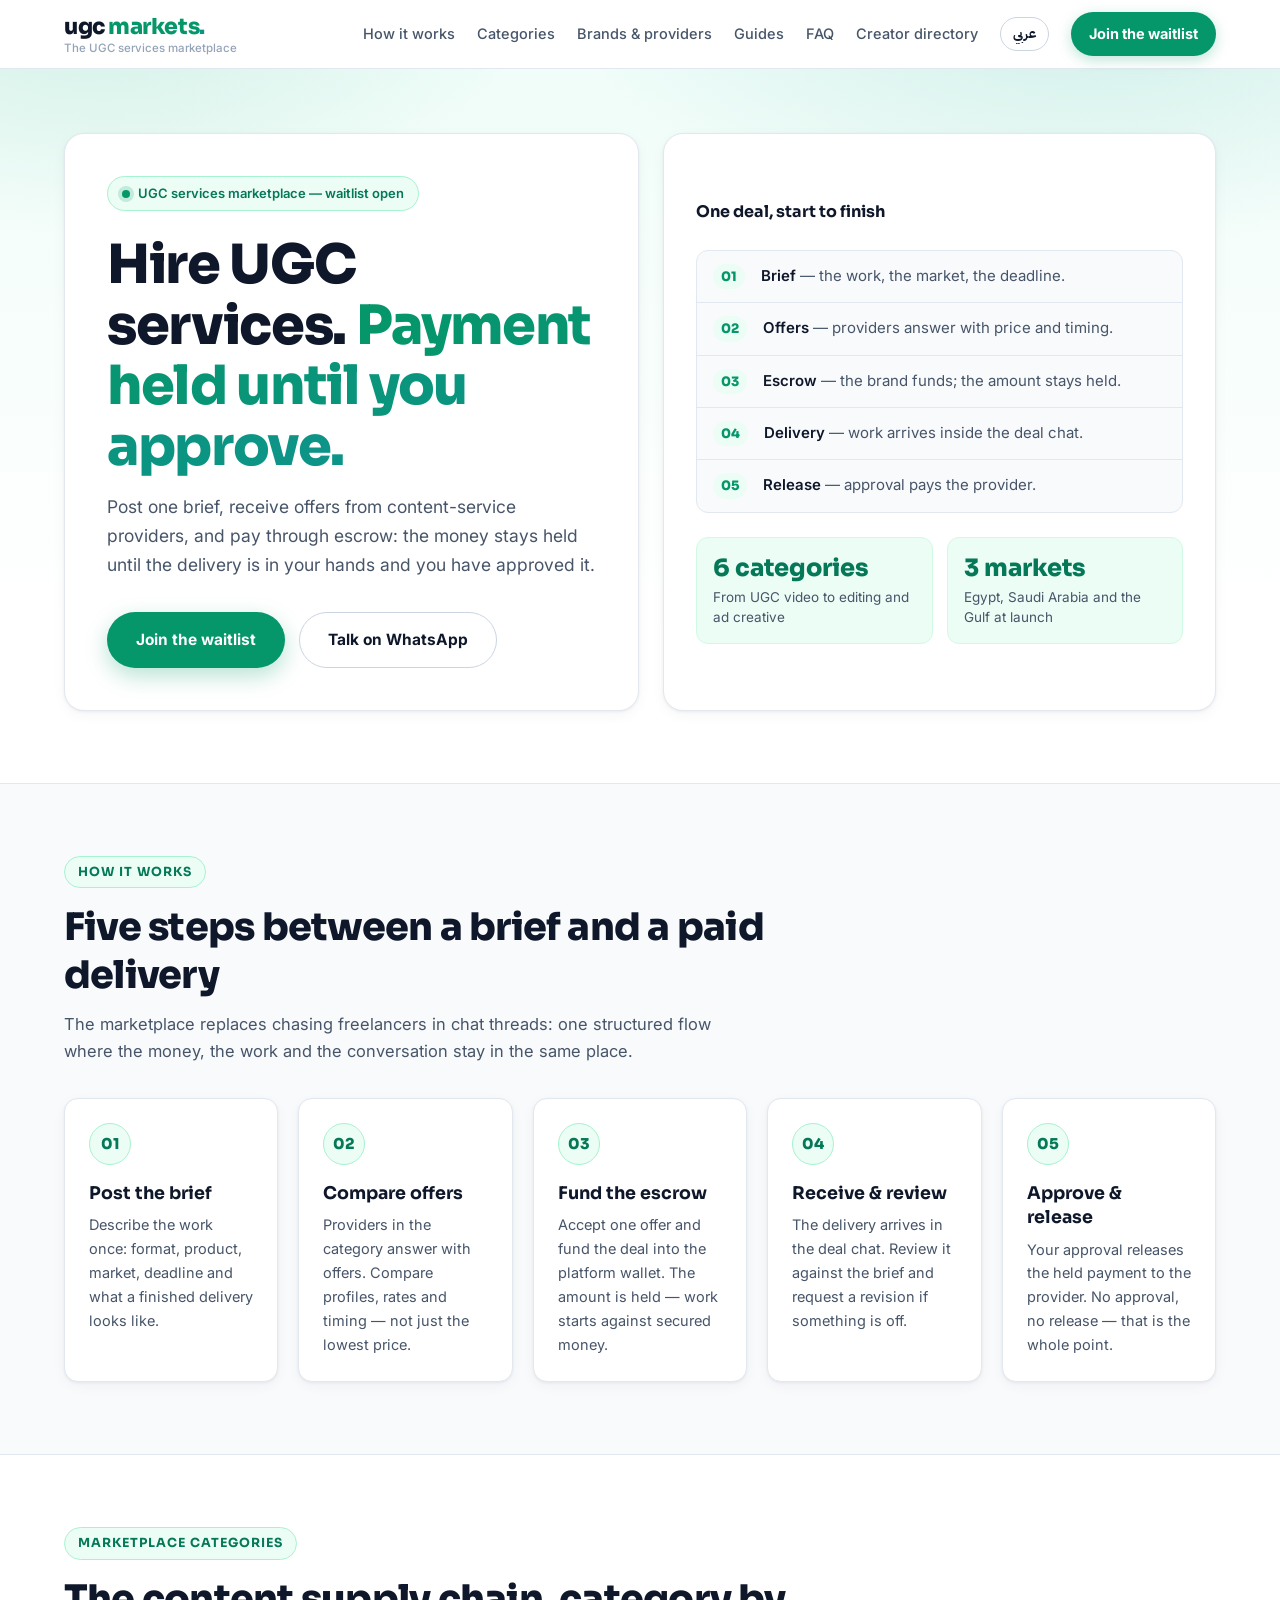
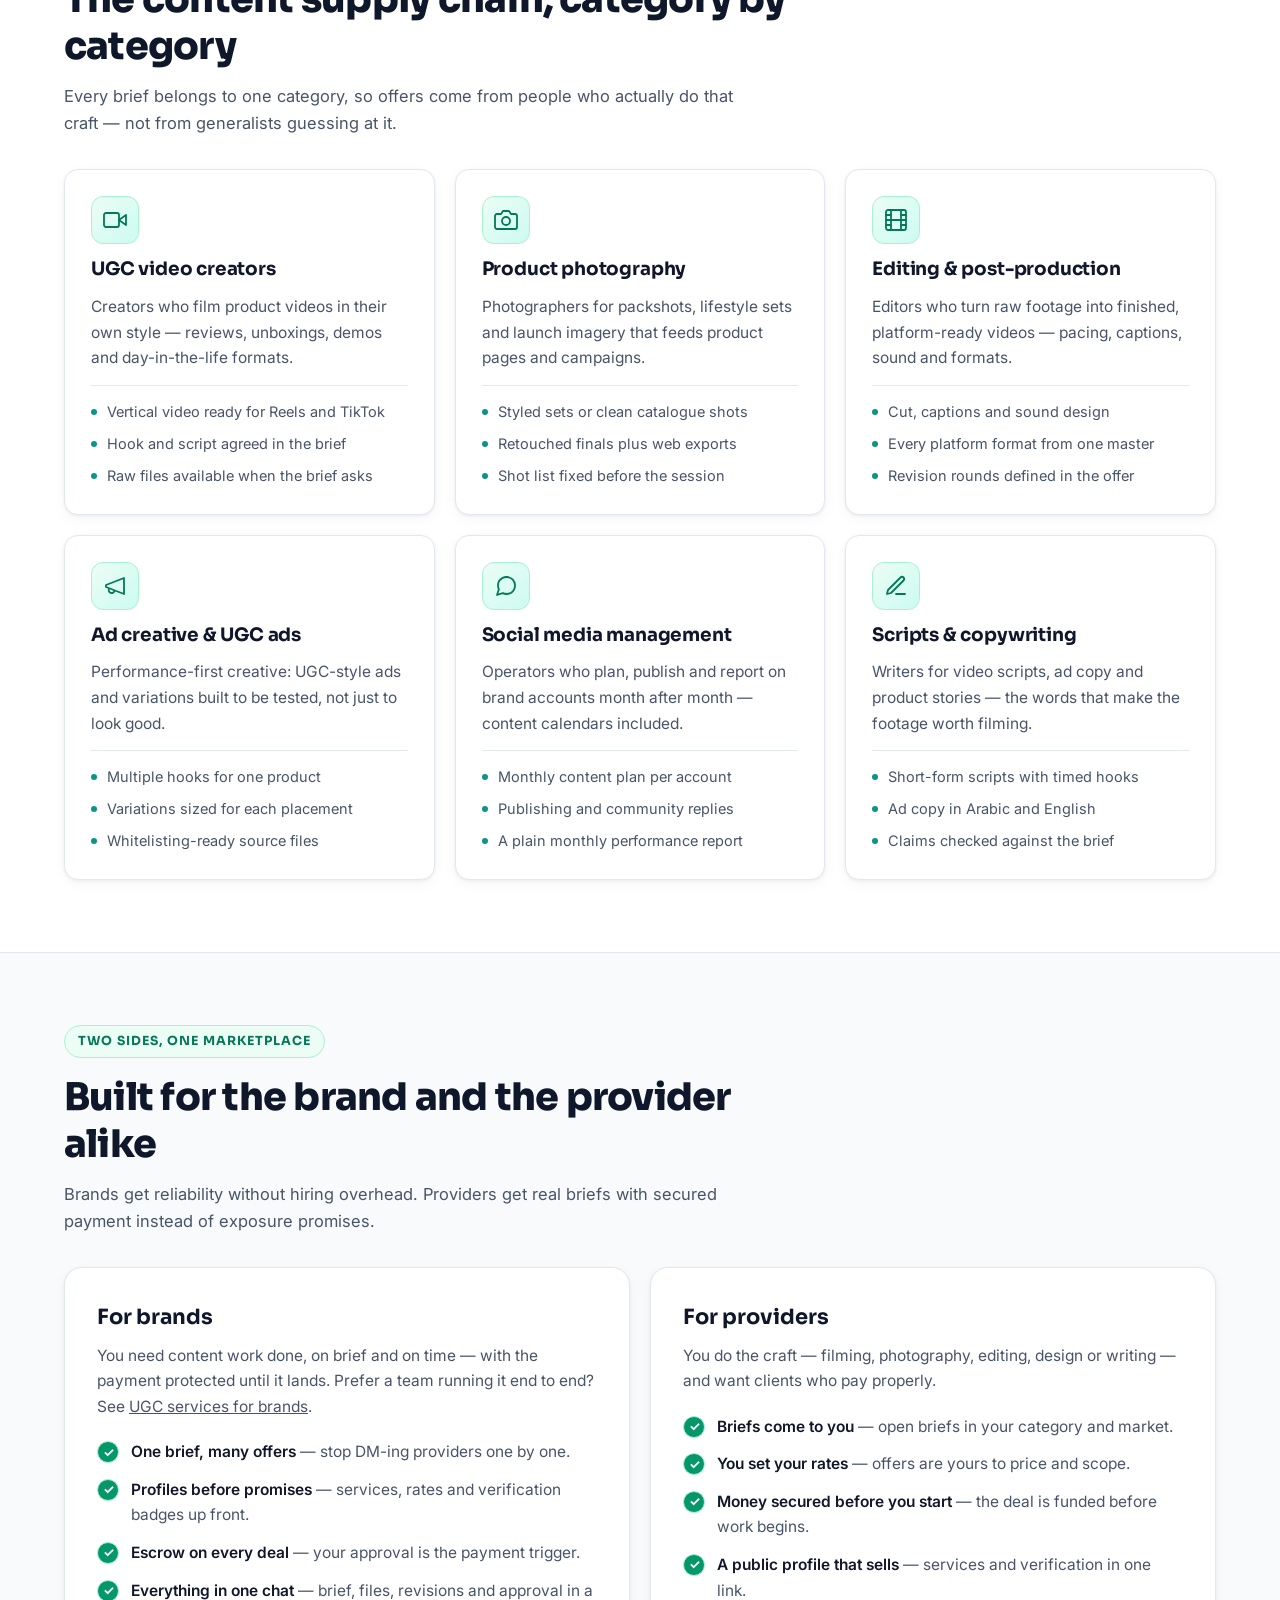
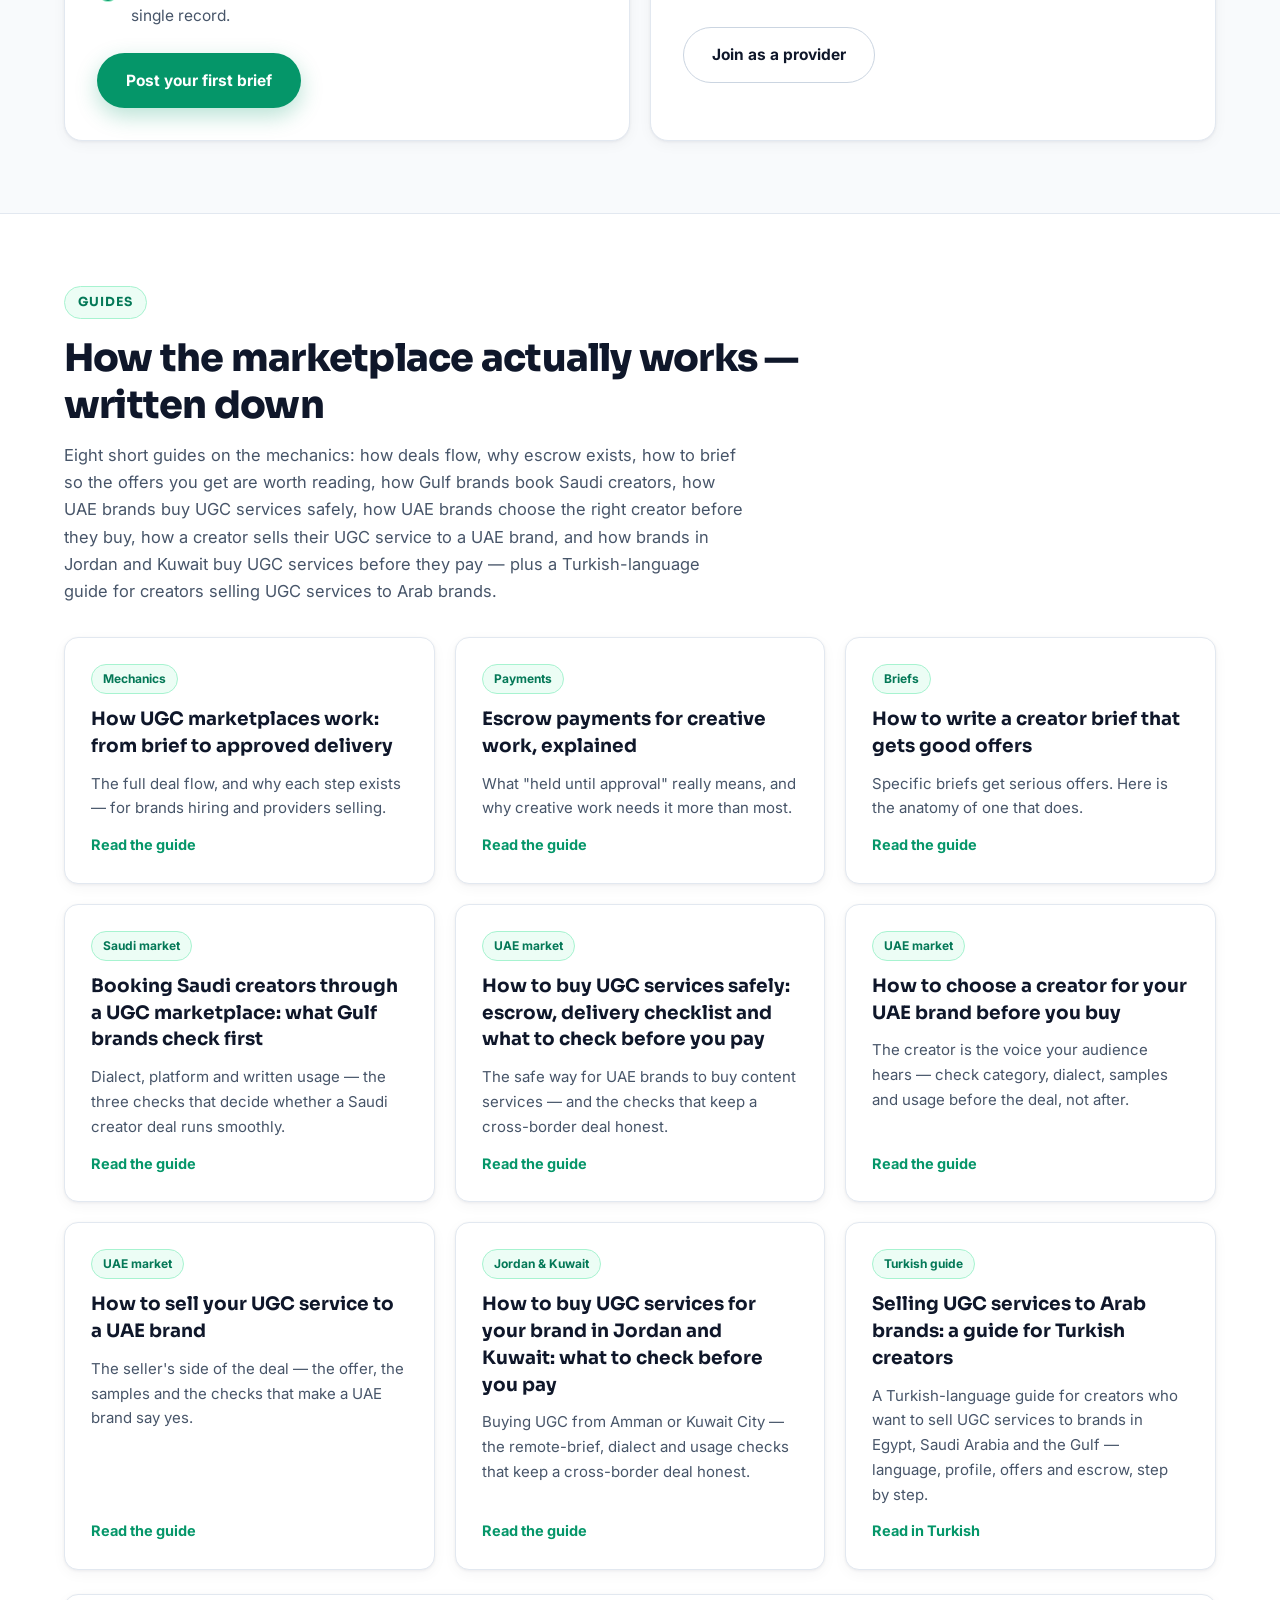
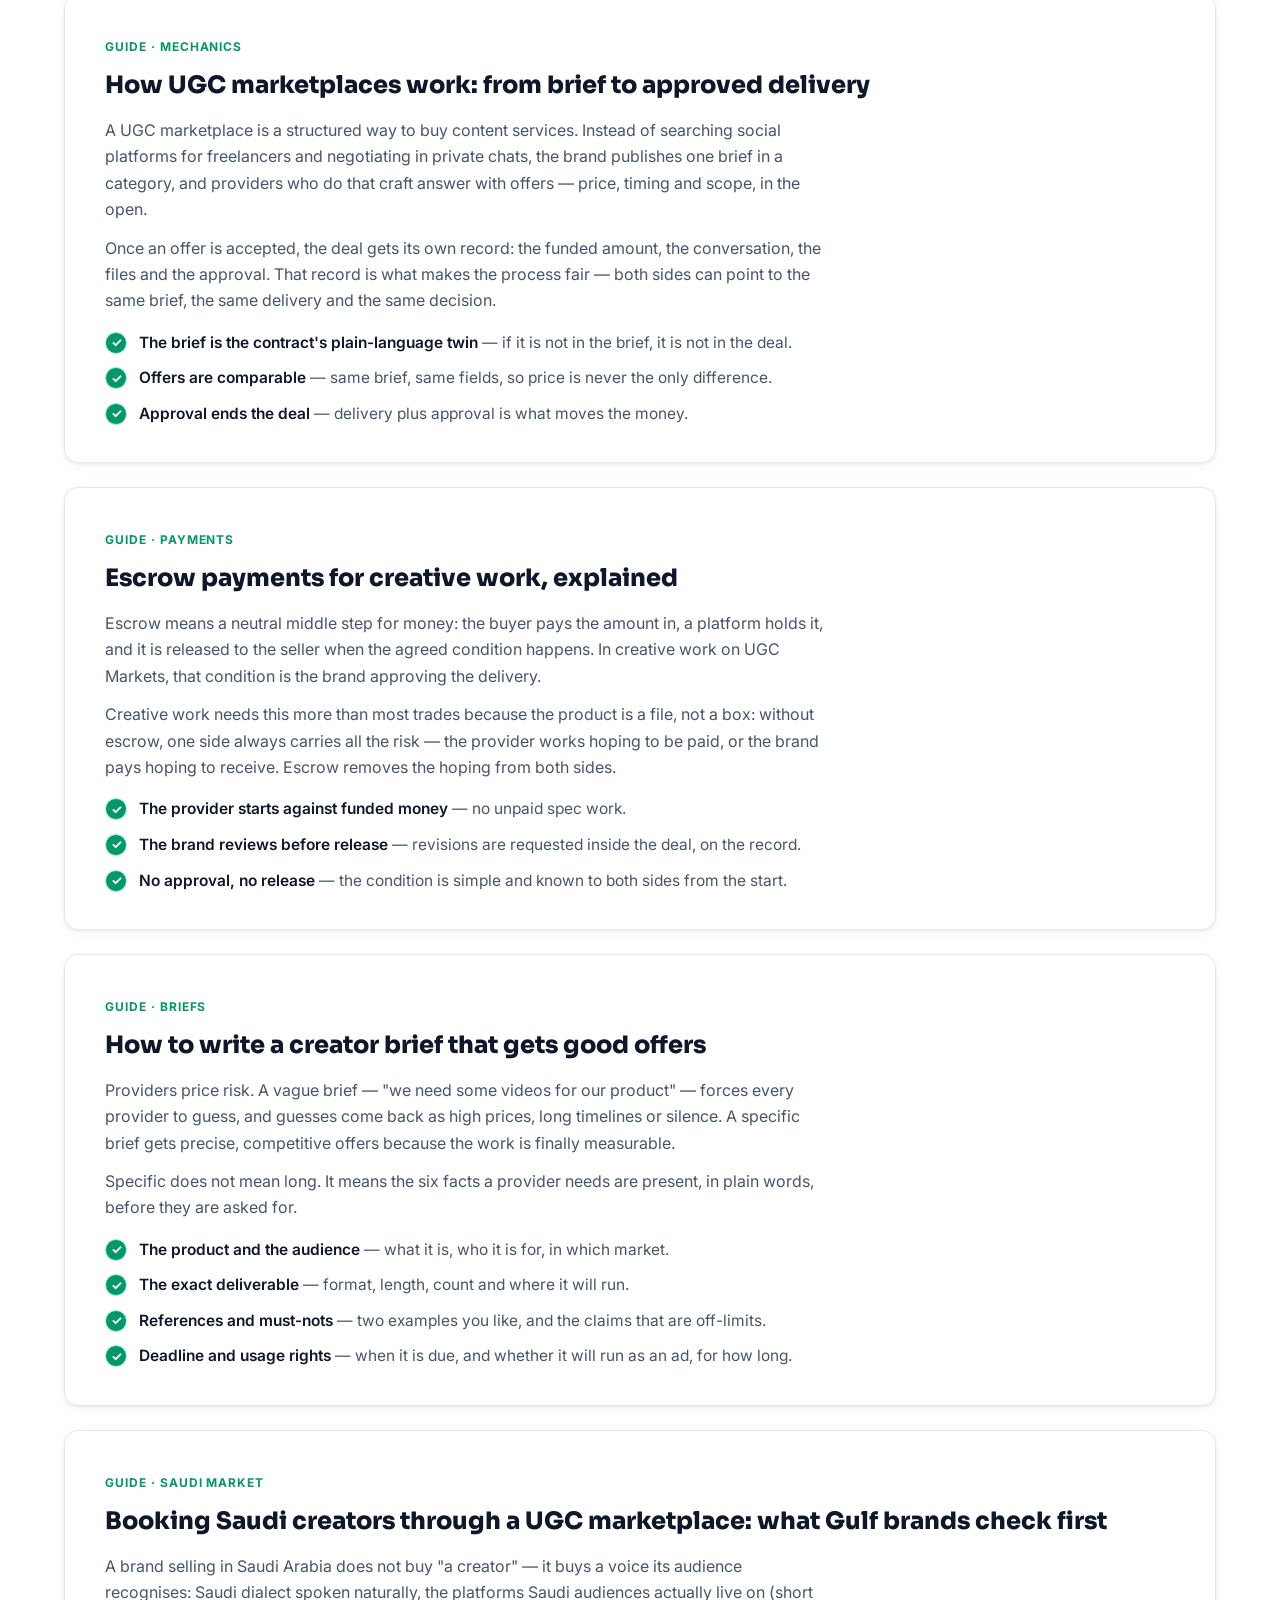
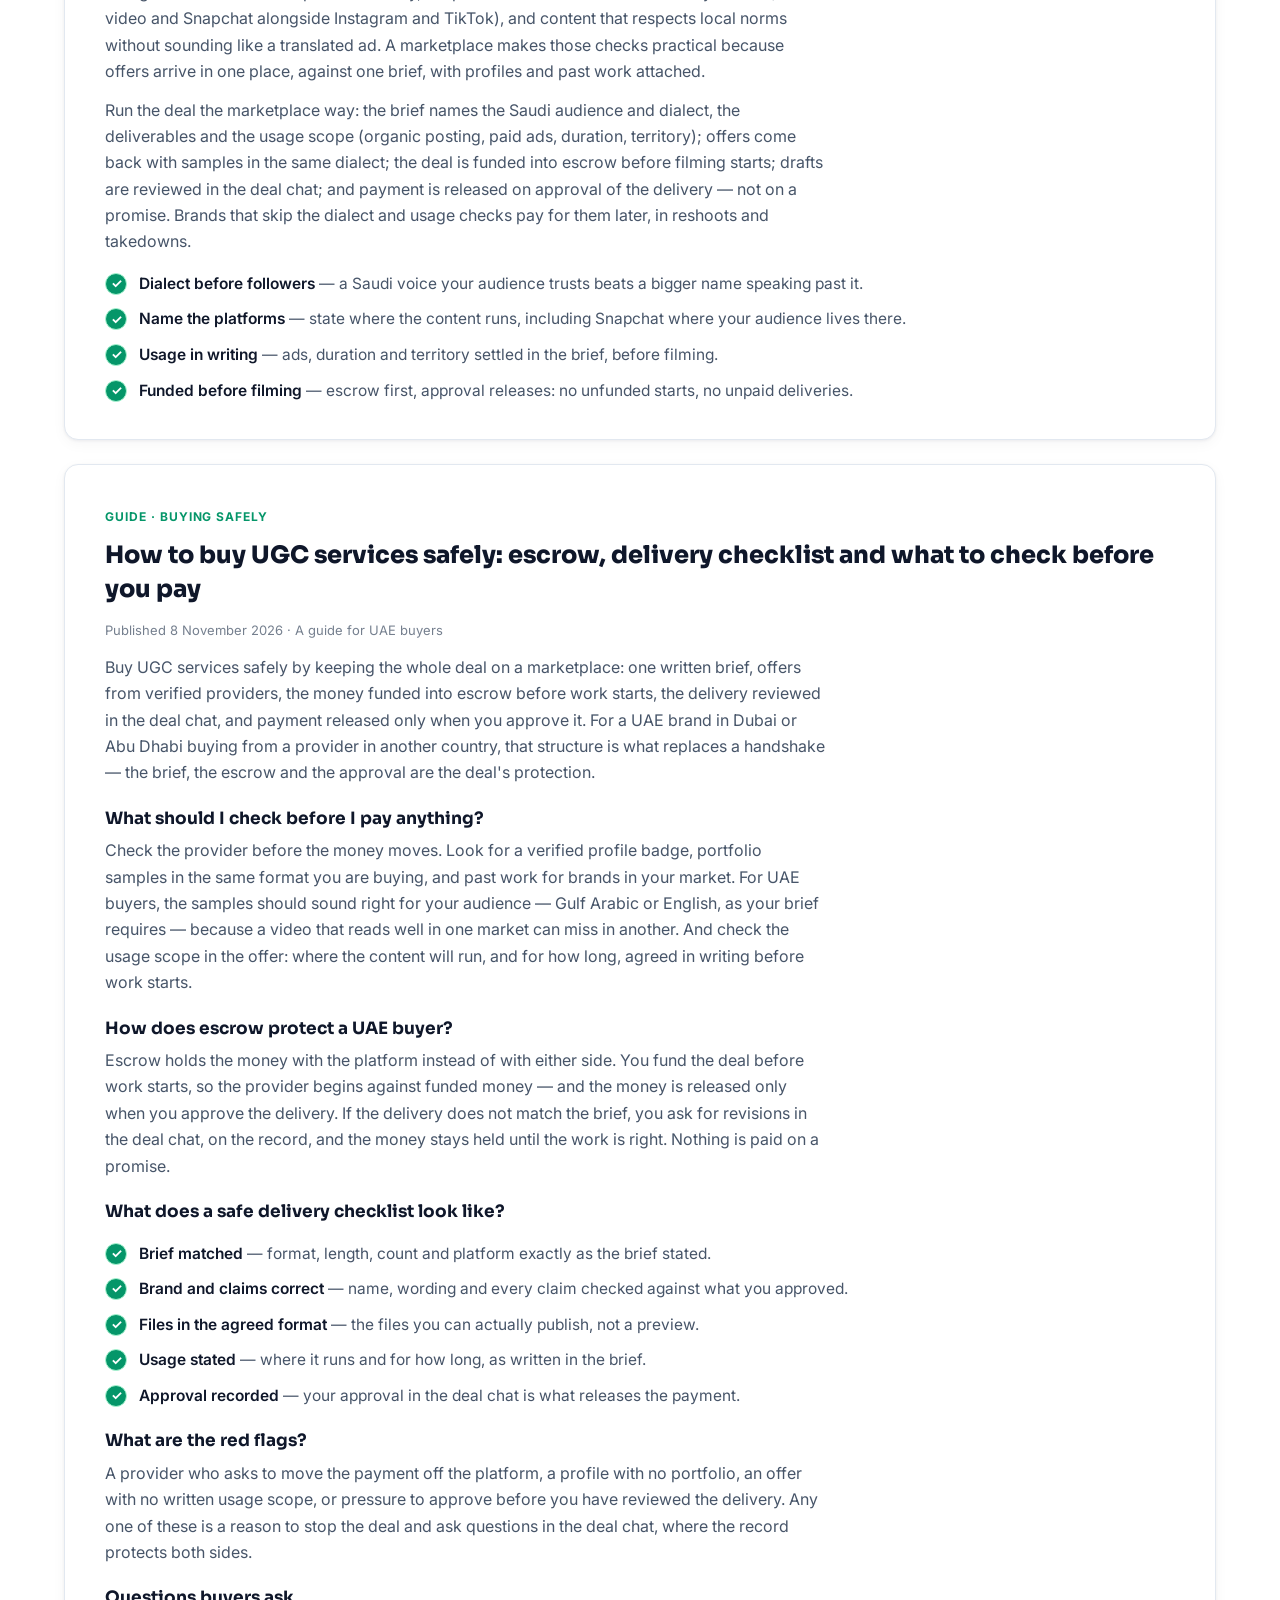
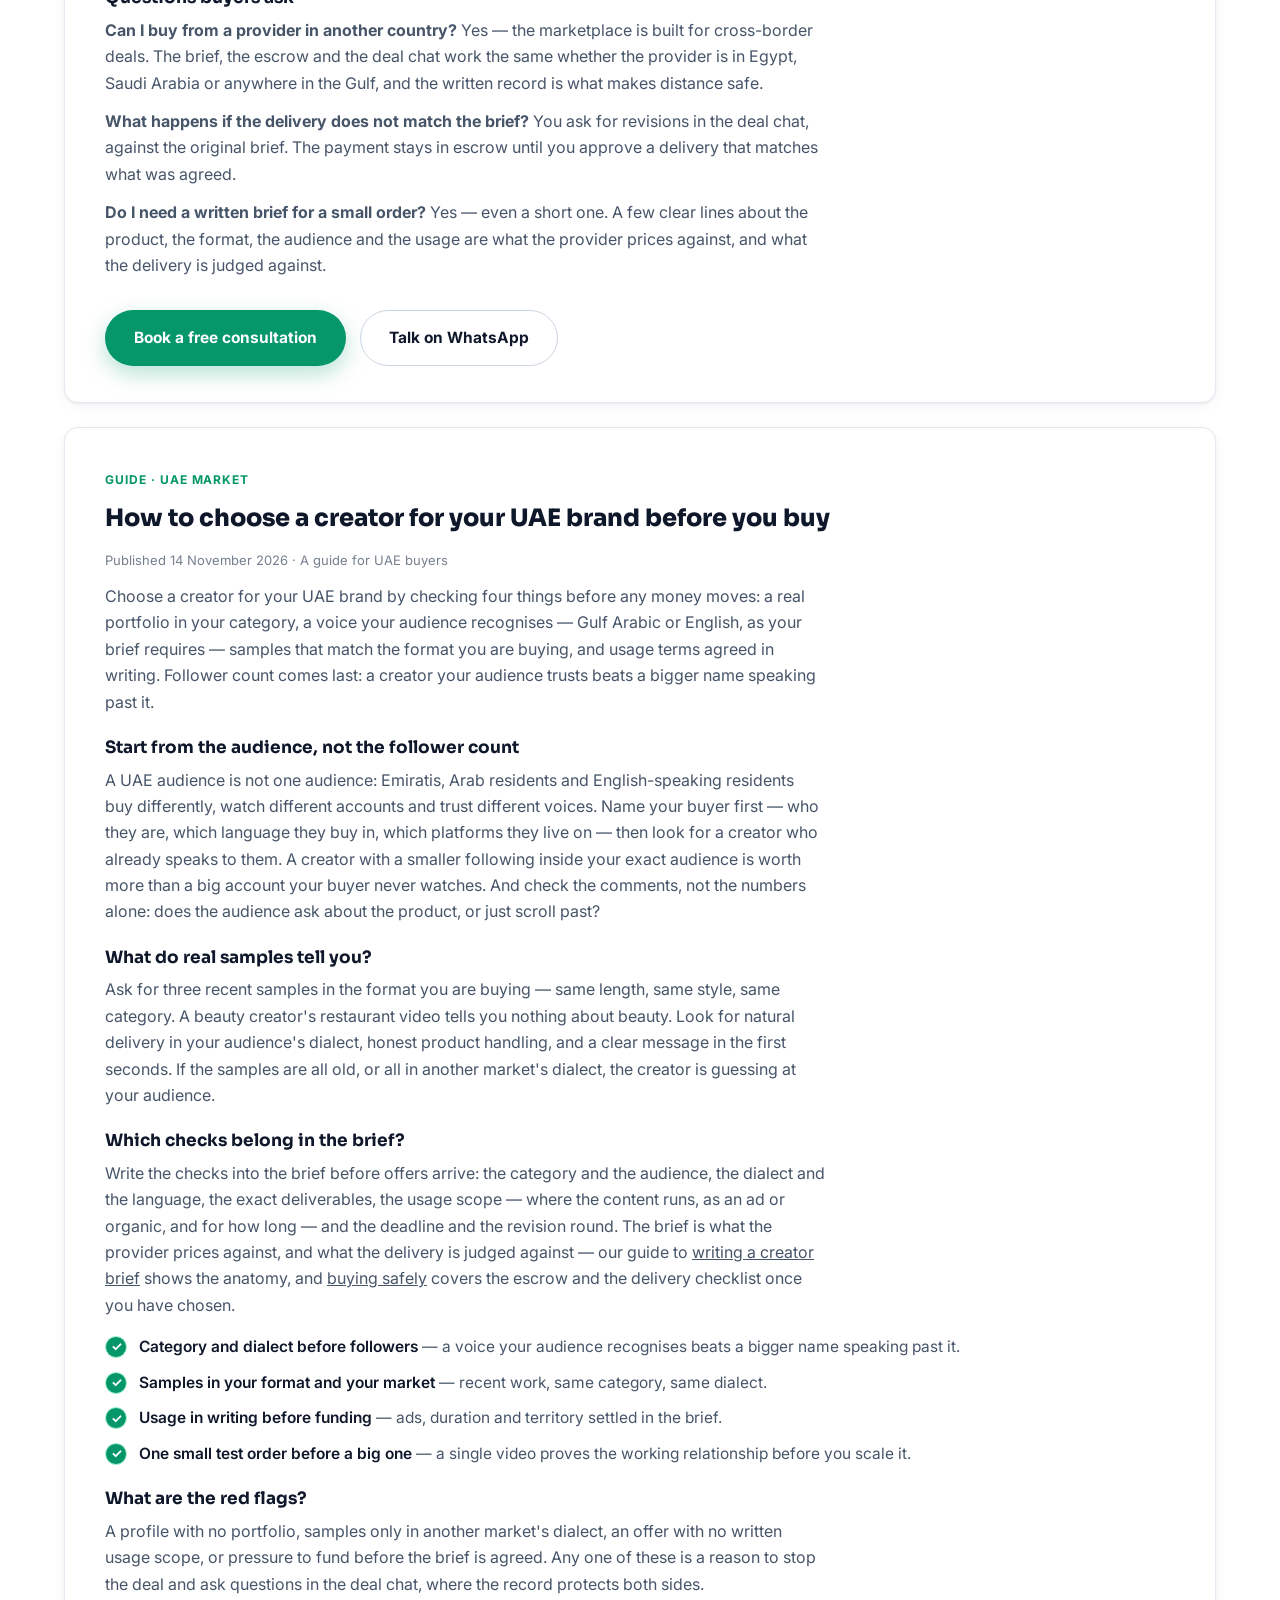
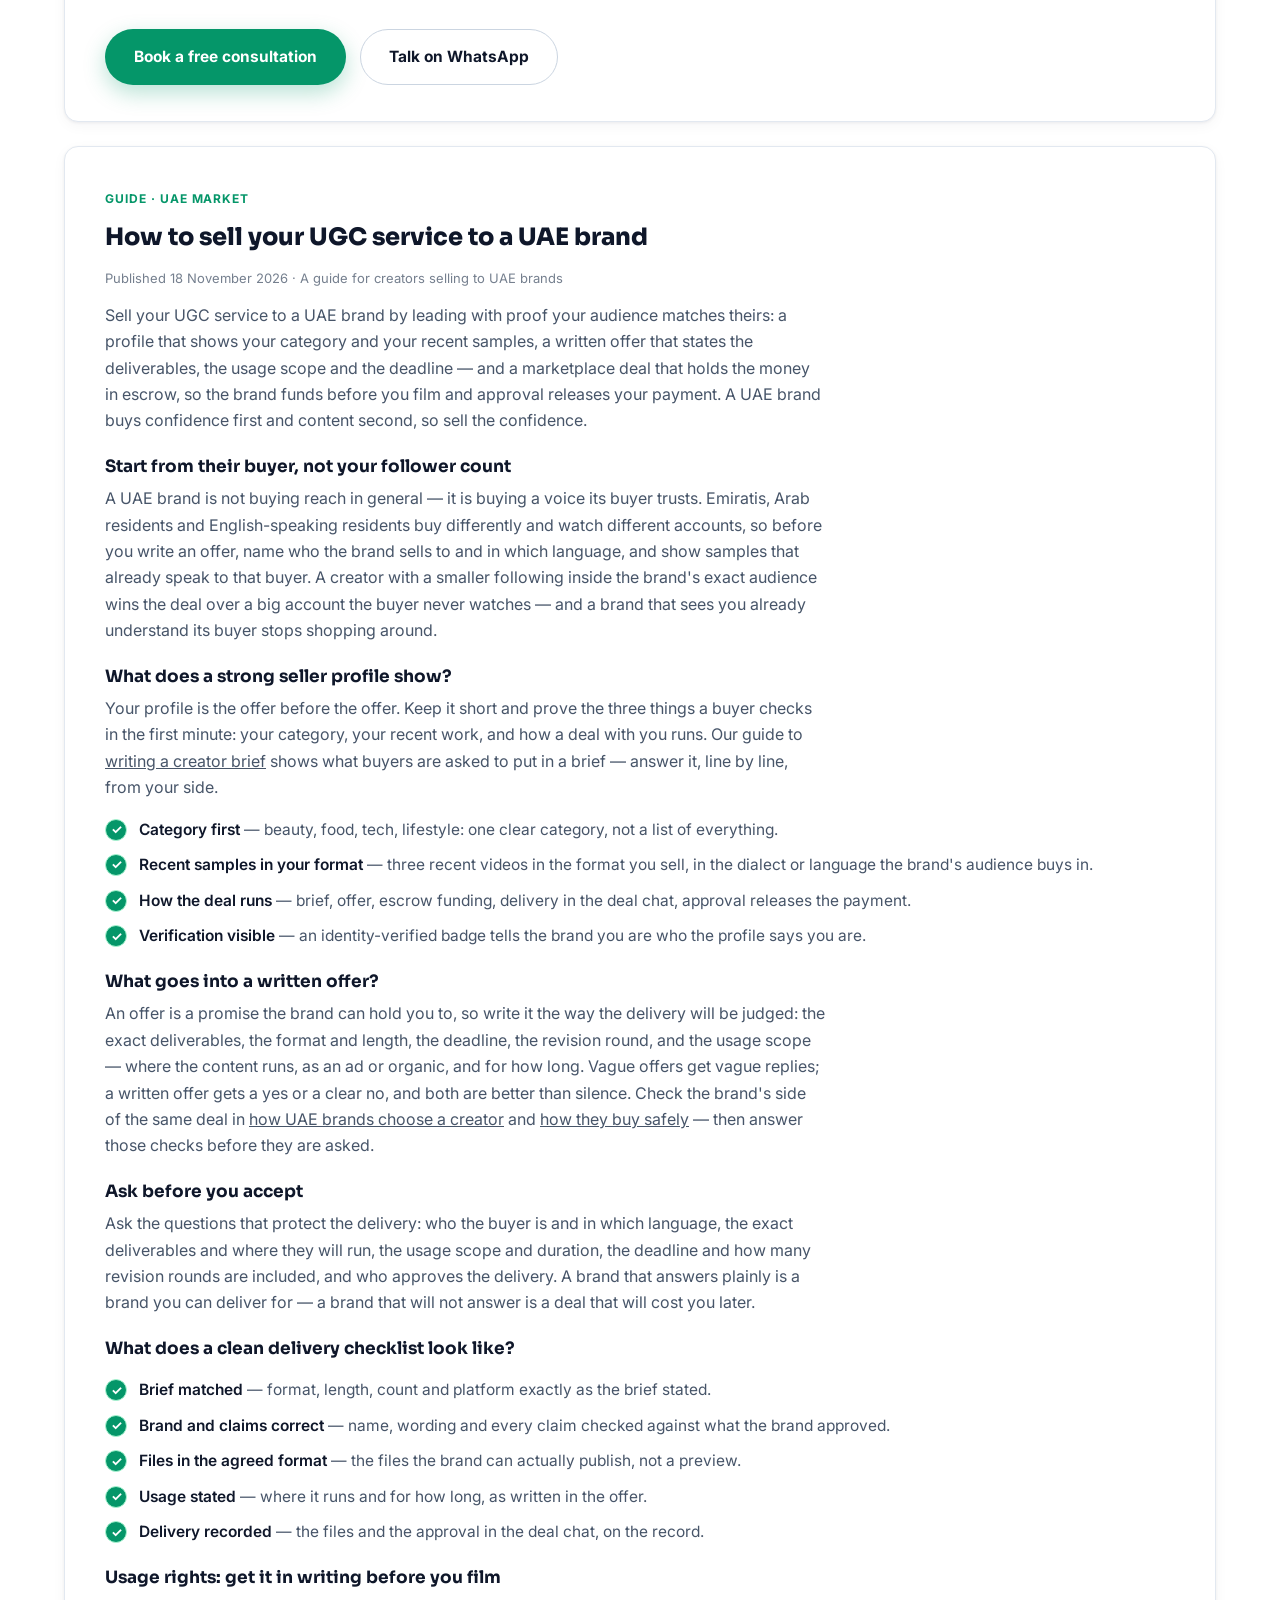
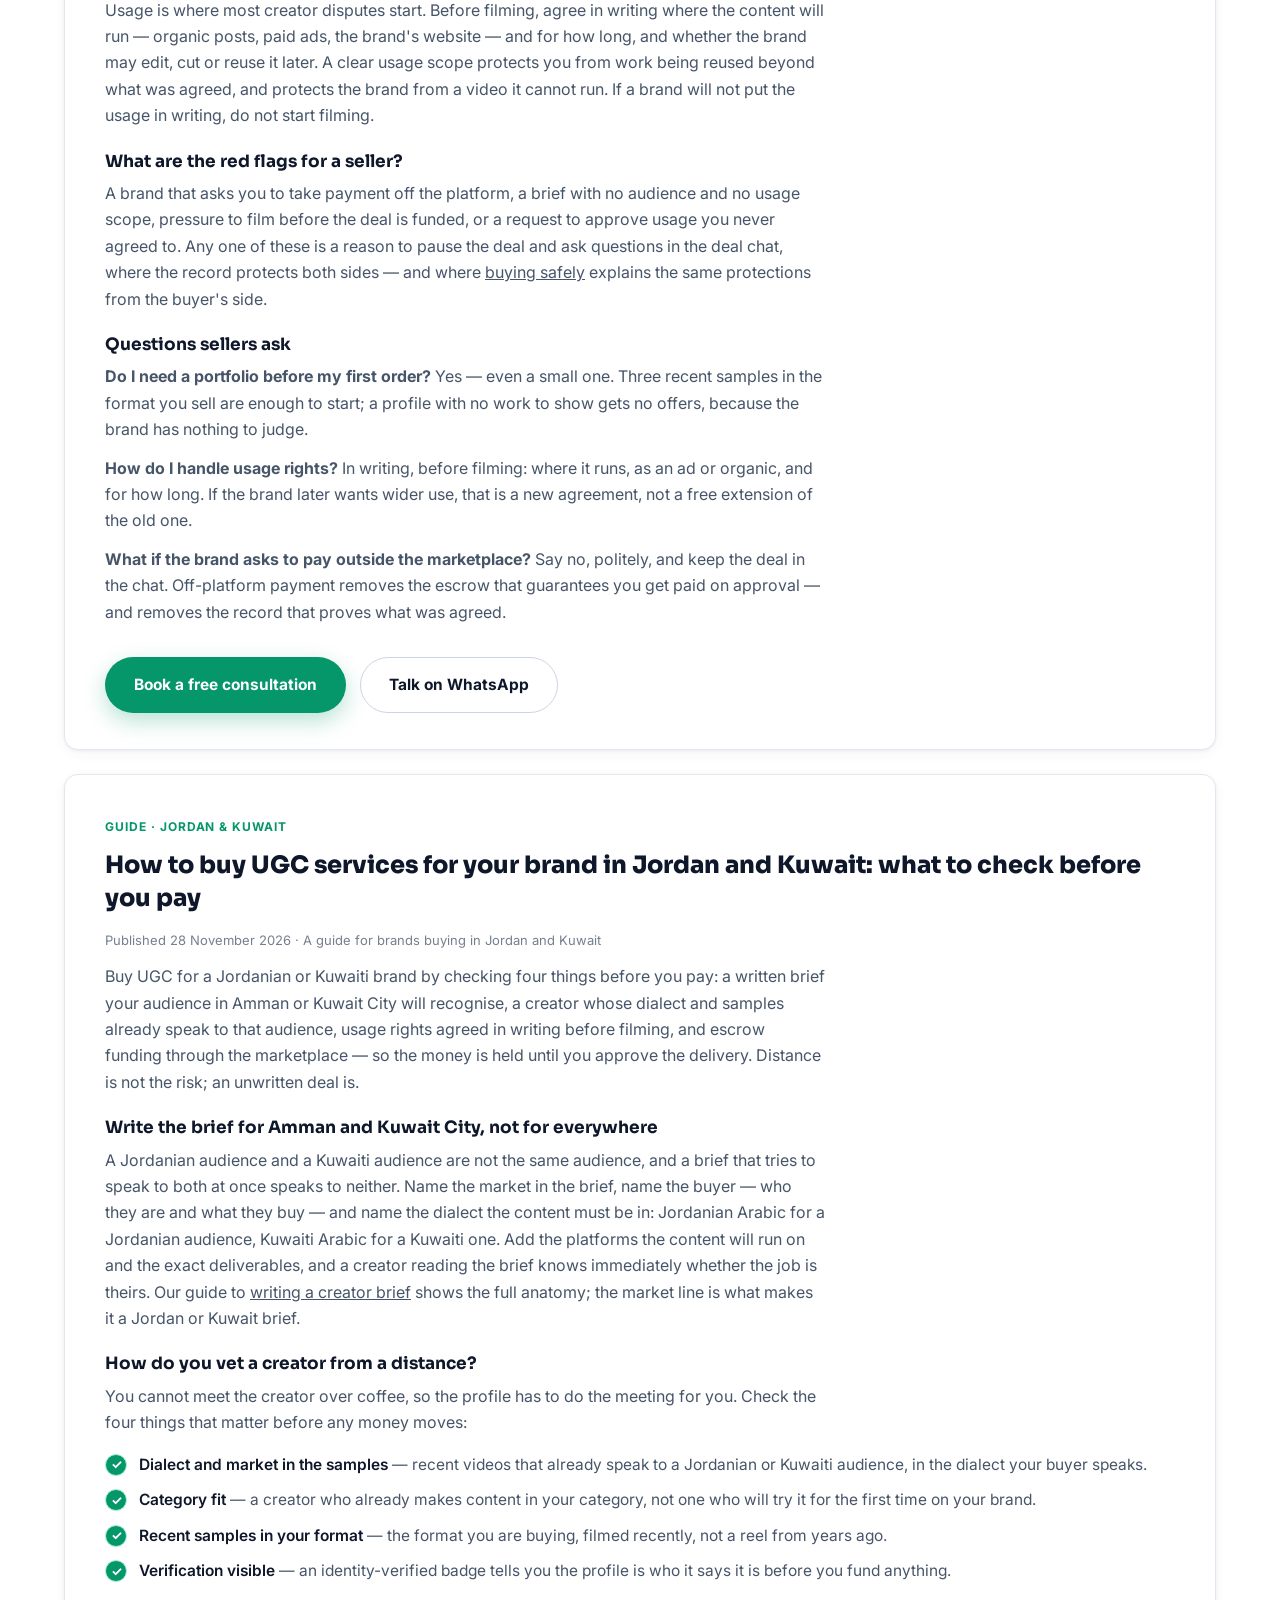
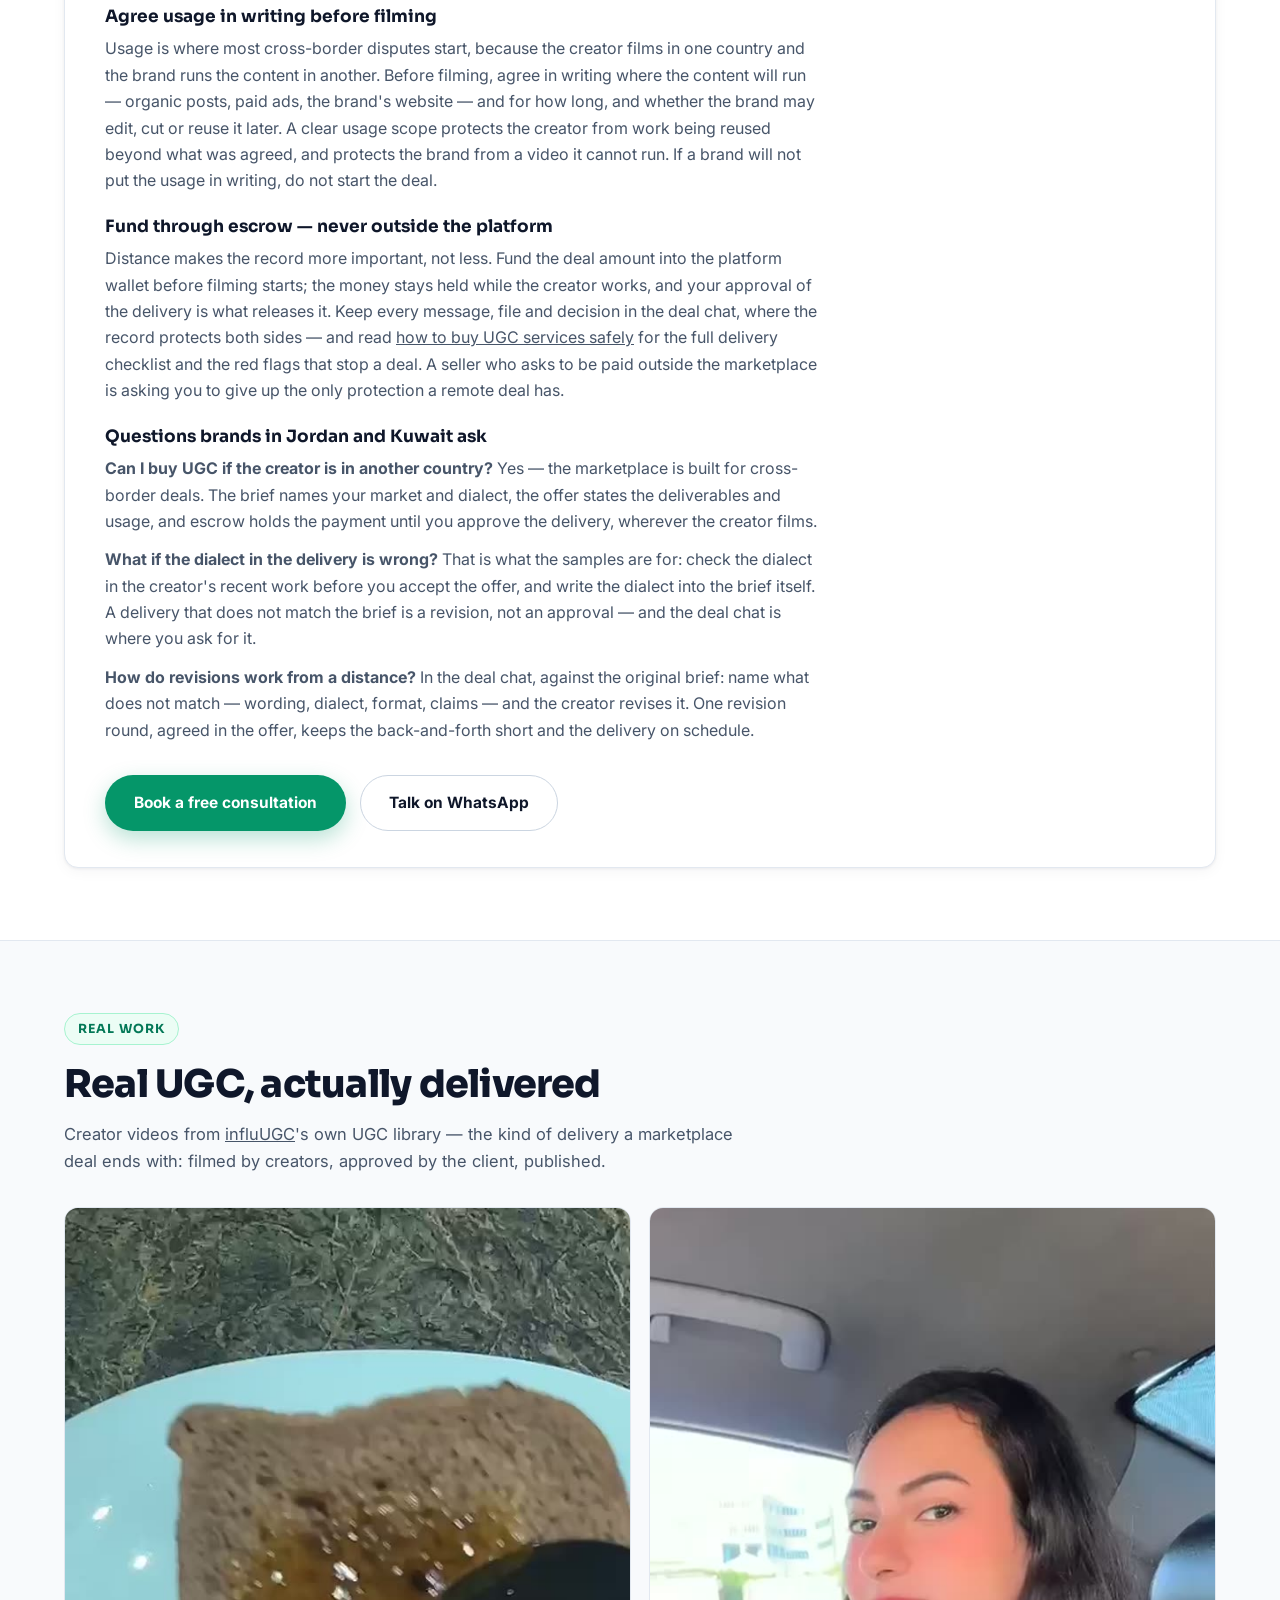
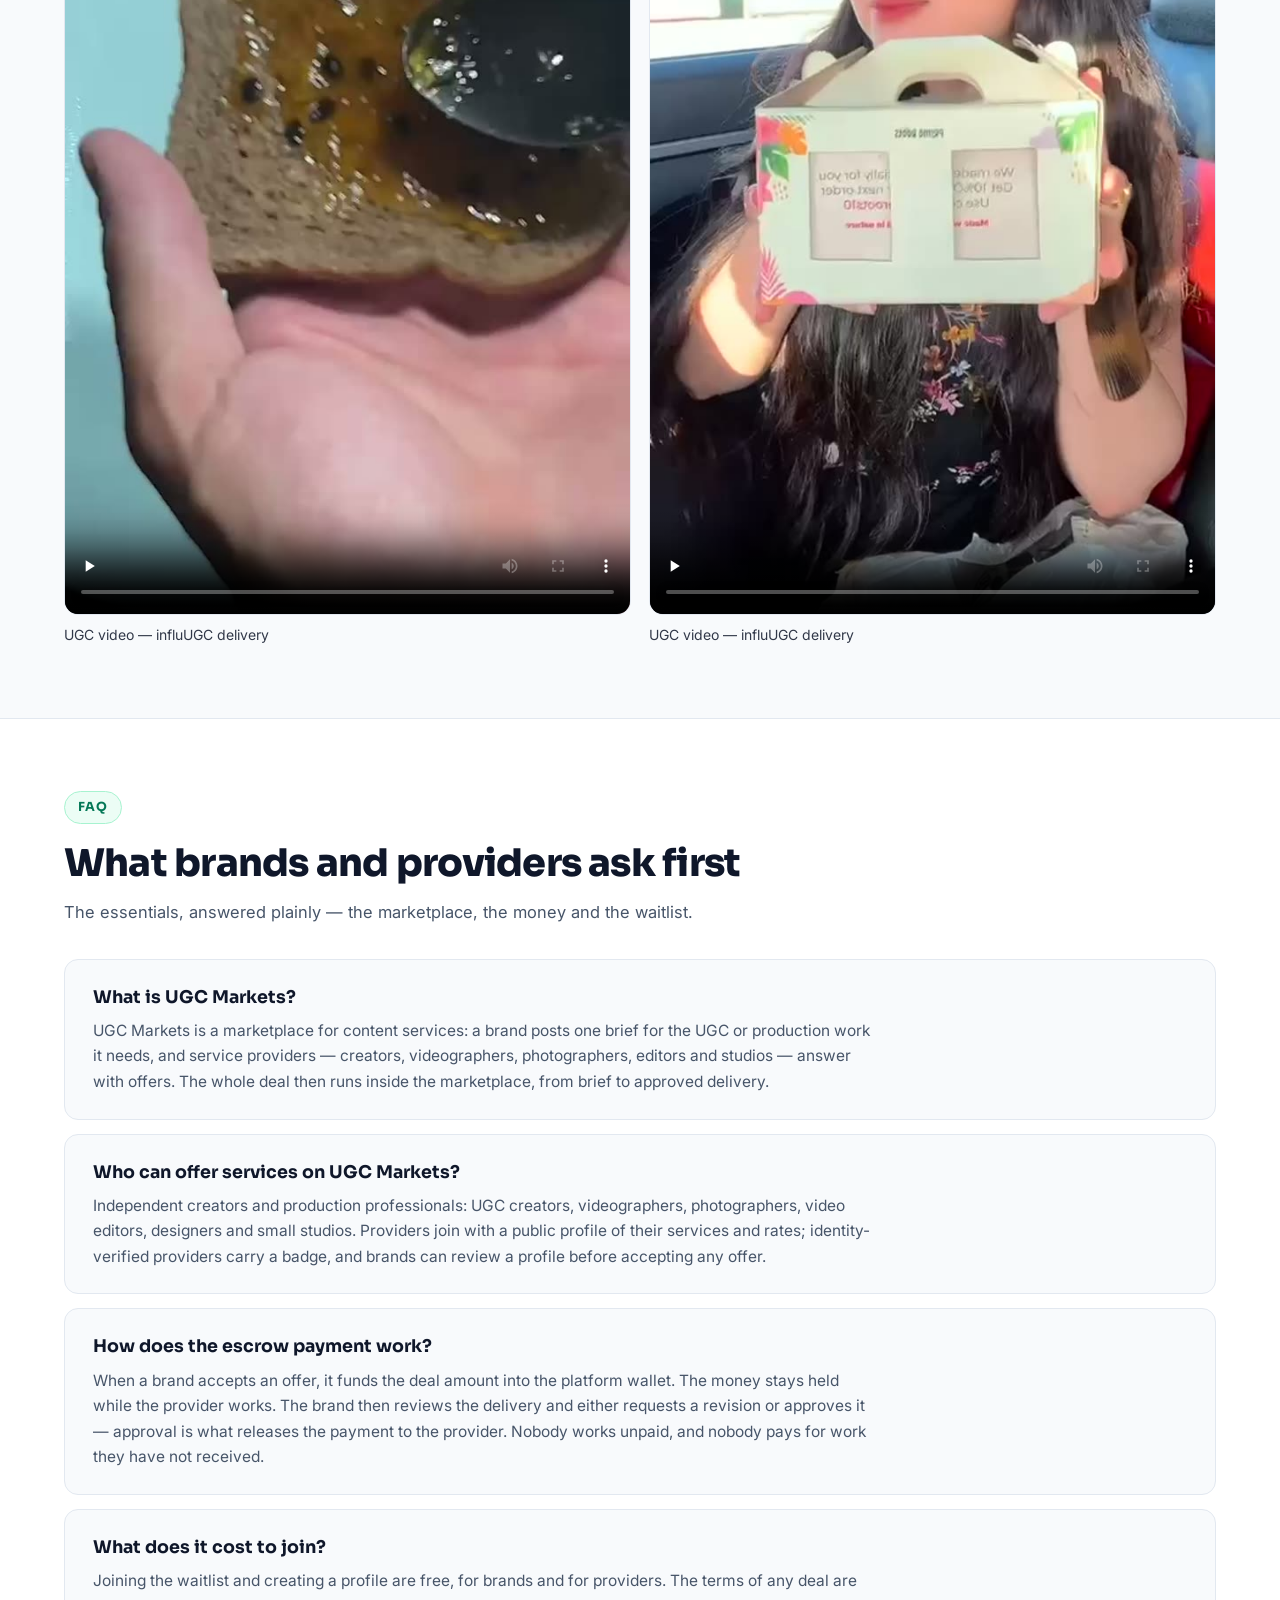
<file: index.html>
<!DOCTYPE html>
<html lang="en" dir="ltr">
<head>
<!-- identity-v3-ugcmarkets-2026-11-07 -->
<meta charset="UTF-8">
<meta name="viewport" content="width=device-width, initial-scale=1.0">
<title>UGC Markets — The UGC Services Marketplace</title>
<meta name="description" content="UGC Markets is a marketplace for content services: post one brief, receive offers from UGC creators and production providers, and pay through escrow — released only when you approve the delivery. Egypt, Saudi Arabia and the Gulf.">
<link rel="canonical" href="https://ugc.markets/">
<link rel="alternate" hreflang="ar" href="https://ugc.markets/ar.html">
<link rel="alternate" hreflang="en" href="https://ugc.markets/">
<meta property="og:type" content="website">
<meta property="og:site_name" content="UGC Markets">
<meta property="og:title" content="UGC Markets — The UGC Services Marketplace">
<meta property="og:description" content="One brief, offers from content-service providers, escrow-protected payment. Opening for Egypt, Saudi Arabia and the Gulf — waitlist open.">
<meta property="og:url" content="https://ugc.markets/">
<meta property="og:image" content="https://ugc.markets/media/ugc-01.jpg">
<meta name="twitter:card" content="summary">
<meta name="twitter:title" content="UGC Markets — The UGC Services Marketplace">
<meta name="twitter:description" content="Post a brief, hire content-service providers, pay through escrow — released only on your approval. Waitlist open.">
<meta name="twitter:image" content="https://ugc.markets/media/ugc-01.jpg">
<link rel="icon" type="image/svg+xml" href="/favicon.svg">
<link rel="preconnect" href="https://fonts.googleapis.com">
<link rel="preconnect" href="https://fonts.gstatic.com" crossorigin>
<link href="https://fonts.googleapis.com/css2?family=IBM+Plex+Sans+Arabic:wght@400;500;600;700&family=Inter:wght@400;500;600;700&family=Sora:wght@600;700;800&display=swap" rel="stylesheet">
<link rel="stylesheet" href="/styles.css">
<script type="application/ld+json">
{
  "@context": "https://schema.org",
  "@type": "Organization",
  "name": "UGC Markets",
  "url": "https://ugc.markets/",
  "logo": "https://ugc.markets/favicon.svg",
  "description": "UGC Markets is a marketplace for content services: brands post briefs and hire UGC creators and production service providers, with escrow-protected wallet payment and a deal chat on every order, across Egypt, Saudi Arabia and the Gulf.",
  "parentOrganization": {
    "@type": "Organization",
    "name": "influUGC",
    "url": "https://www.influugc.com/"
  },
  "address": {
    "@type": "PostalAddress",
    "streetAddress": "Arab League St, Agouza",
    "addressLocality": "Giza",
    "postalCode": "12651",
    "addressCountry": "EG"
  },
  "areaServed": ["Egypt", "Saudi Arabia", "United Arab Emirates", "Gulf"],
  "sameAs": [
    "https://www.instagram.com/influ__ugc",
    "https://www.facebook.com/61587167460710",
    "https://www.linkedin.com/company/influugc",
    "https://www.tiktok.com/@influ_ugc"
  ]
}
</script>
<script type="application/ld+json">
{
  "@context": "https://schema.org",
  "@type": "WebSite",
  "name": "UGC Markets",
  "url": "https://ugc.markets/"
}
</script>
<script type="application/ld+json">
{
  "@context": "https://schema.org",
  "@type": "FAQPage",
  "mainEntity": [
    {
      "@type": "Question",
      "name": "What is UGC Markets?",
      "acceptedAnswer": { "@type": "Answer", "text": "UGC Markets is a marketplace for content services: a brand posts one brief for the UGC or production work it needs, and service providers — creators, videographers, photographers, editors and studios — answer with offers. The whole deal then runs inside the marketplace, from brief to approved delivery." }
    },
    {
      "@type": "Question",
      "name": "Who can offer services on UGC Markets?",
      "acceptedAnswer": { "@type": "Answer", "text": "Independent creators and production professionals: UGC creators, videographers, photographers, video editors, designers and small studios. Providers join with a public profile of their services and rates; identity-verified providers carry a badge, and brands can review a profile before accepting any offer." }
    },
    {
      "@type": "Question",
      "name": "How does the escrow payment work?",
      "acceptedAnswer": { "@type": "Answer", "text": "When a brand accepts an offer, it funds the deal amount into the platform wallet. The money stays held while the provider works. The brand then reviews the delivery and either requests a revision or approves it — approval is what releases the payment to the provider. Nobody works unpaid, and nobody pays for work they have not received." }
    },
    {
      "@type": "Question",
      "name": "What does it cost to join?",
      "acceptedAnswer": { "@type": "Answer", "text": "Joining the waitlist and creating a profile are free, for brands and for providers. The terms of any deal are shown in writing before a brief is funded, so nothing is ever charged by surprise." }
    },
    {
      "@type": "Question",
      "name": "Which countries does UGC Markets serve?",
      "acceptedAnswer": { "@type": "Answer", "text": "The marketplace opens for Egypt, Saudi Arabia and the Gulf. Every brief states its market and category, and offers come from providers who actually work in that market." }
    },
    {
      "@type": "Question",
      "name": "When does UGC Markets open, and how do I join?",
      "acceptedAnswer": { "@type": "Answer", "text": "The marketplace opens in waves, starting with the waitlist. Join through the booking button or WhatsApp, tell us whether you are a brand or a provider, and we bring you in as your category opens." }
    }
  ]
}
</script>
</head>
<body>
<header class="site-header">
  <div class="header-in">
    <a class="brand" href="/index.html" aria-label="UGC Markets — home">
      <span class="wordmark">UGC <b>Markets</b><i>.</i></span>
      <small>The UGC services marketplace</small>
    </a>
    <nav class="site-nav">
      <a href="#how">How it works</a>
      <a href="#categories">Categories</a>
      <a href="#join">Brands &amp; providers</a>
      <a href="#guides">Guides</a>
      <a href="#faq">FAQ</a>
      <a href="https://www.influugc.com/en/directory">Creator directory</a>
      <a class="lang-switch" href="/ar.html" hreflang="ar">عربي</a>
      <a class="nav-cta" href="https://www.influugc.com/book?utm_source=ugcmarkets&amp;utm_medium=satellite&amp;utm_campaign=network">Join the waitlist</a>
    </nav>
  </div>
</header>
<main>

<!-- ================= HERO ================= -->
<section class="hero" id="rs-hero">
  <div class="wrap">
    <div class="hero-grid">
      <div class="panel hero-panel">
        <span class="chip">UGC services marketplace — waitlist open</span>
        <h1>Hire UGC services. <em>Payment held until you approve.</em></h1>
        <p class="hero-lead">Post one brief, receive offers from content-service providers, and pay through escrow: the money stays held until the delivery is in your hands and you have approved it.</p>
        <div class="cta-row">
          <a class="btn btn-lime" href="https://www.influugc.com/book?utm_source=ugcmarkets&amp;utm_medium=satellite&amp;utm_campaign=network">Join the waitlist</a>
          <a class="btn btn-ghost" href="https://wa.me/201029979797?utm_source=ugcmarkets&utm_medium=satellite&utm_campaign=network">Talk on WhatsApp</a>
        </div>
      </div>
      <div class="panel visual-panel">
        <p class="vp-title">One deal, start to finish</p>
        <ol class="mini-steps">
          <li><span class="n">01</span><span><b>Brief</b> — the work, the market, the deadline.</span></li>
          <li><span class="n">02</span><span><b>Offers</b> — providers answer with price and timing.</span></li>
          <li><span class="n">03</span><span><b>Escrow</b> — the brand funds; the amount stays held.</span></li>
          <li><span class="n">04</span><span><b>Delivery</b> — work arrives inside the deal chat.</span></li>
          <li><span class="n">05</span><span><b>Release</b> — approval pays the provider.</span></li>
        </ol>
        <div class="stat-grid">
          <div class="stat"><b>6 categories</b><span>From UGC video to editing and ad creative</span></div>
          <div class="stat"><b>3 markets</b><span>Egypt, Saudi Arabia and the Gulf at launch</span></div>
        </div>
      </div>
    </div>
  </div>
</section>

<!-- ================= HOW IT WORKS ================= -->
<section class="sec" id="how">
  <div class="wrap">
    <div class="sec-head">
      <span class="eyebrow">How it works</span>
      <h2>Five steps between a brief and a paid delivery</h2>
      <p class="lead">The marketplace replaces chasing freelancers in chat threads: one structured flow where the money, the work and the conversation stay in the same place.</p>
    </div>
    <div class="steps cols-5">
      <article class="step panel">
        <span class="num">01</span>
        <h3>Post the brief</h3>
        <p>Describe the work once: format, product, market, deadline and what a finished delivery looks like.</p>
      </article>
      <article class="step panel">
        <span class="num">02</span>
        <h3>Compare offers</h3>
        <p>Providers in the category answer with offers. Compare profiles, rates and timing — not just the lowest price.</p>
      </article>
      <article class="step panel">
        <span class="num">03</span>
        <h3>Fund the escrow</h3>
        <p>Accept one offer and fund the deal into the platform wallet. The amount is held — work starts against secured money.</p>
      </article>
      <article class="step panel">
        <span class="num">04</span>
        <h3>Receive &amp; review</h3>
        <p>The delivery arrives in the deal chat. Review it against the brief and request a revision if something is off.</p>
      </article>
      <article class="step panel">
        <span class="num">05</span>
        <h3>Approve &amp; release</h3>
        <p>Your approval releases the held payment to the provider. No approval, no release — that is the whole point.</p>
      </article>
    </div>
  </div>
</section>

<!-- ================= CATEGORIES ================= -->
<section class="sec" id="categories">
  <div class="wrap">
    <div class="sec-head">
      <span class="eyebrow">Marketplace categories</span>
      <h2>The content supply chain, category by category</h2>
      <p class="lead">Every brief belongs to one category, so offers come from people who actually do that craft — not from generalists guessing at it.</p>
    </div>
    <div class="cards">
      <article class="card panel">
        <span class="glyph"><svg viewBox="0 0 24 24"><path d="M23 7l-7 5 7 5z"/><rect x="1" y="5" width="15" height="14" rx="2"/></svg></span>
        <h3>UGC video creators</h3>
        <p>Creators who film product videos in their own style — reviews, unboxings, demos and day-in-the-life formats.</p>
        <ul class="deliv">
          <li>Vertical video ready for Reels and TikTok</li>
          <li>Hook and script agreed in the brief</li>
          <li>Raw files available when the brief asks</li>
        </ul>
      </article>
      <article class="card panel">
        <span class="glyph"><svg viewBox="0 0 24 24"><path d="M23 19a2 2 0 0 1-2 2H3a2 2 0 0 1-2-2V8a2 2 0 0 1 2-2h4l2-3h6l2 3h4a2 2 0 0 1 2 2z"/><circle cx="12" cy="13" r="4"/></svg></span>
        <h3>Product photography</h3>
        <p>Photographers for packshots, lifestyle sets and launch imagery that feeds product pages and campaigns.</p>
        <ul class="deliv">
          <li>Styled sets or clean catalogue shots</li>
          <li>Retouched finals plus web exports</li>
          <li>Shot list fixed before the session</li>
        </ul>
      </article>
      <article class="card panel">
        <span class="glyph"><svg viewBox="0 0 24 24"><rect x="2" y="2" width="20" height="20" rx="2"/><path d="M7 2v20"/><path d="M17 2v20"/><path d="M2 12h20"/><path d="M2 7h5"/><path d="M2 17h5"/><path d="M17 17h5"/><path d="M17 7h5"/></svg></span>
        <h3>Editing &amp; post-production</h3>
        <p>Editors who turn raw footage into finished, platform-ready videos — pacing, captions, sound and formats.</p>
        <ul class="deliv">
          <li>Cut, captions and sound design</li>
          <li>Every platform format from one master</li>
          <li>Revision rounds defined in the offer</li>
        </ul>
      </article>
      <article class="card panel">
        <span class="glyph"><svg viewBox="0 0 24 24"><path d="M3 11l18-7v16L3 13v-2z"/><path d="M11.6 16.8a3 3 0 1 1-5.8-1.6"/></svg></span>
        <h3>Ad creative &amp; UGC ads</h3>
        <p>Performance-first creative: UGC-style ads and variations built to be tested, not just to look good.</p>
        <ul class="deliv">
          <li>Multiple hooks for one product</li>
          <li>Variations sized for each placement</li>
          <li>Whitelisting-ready source files</li>
        </ul>
      </article>
      <article class="card panel">
        <span class="glyph"><svg viewBox="0 0 24 24"><path d="M21 11.5a8.38 8.38 0 0 1-.9 3.8 8.5 8.5 0 0 1-7.6 4.7 8.38 8.38 0 0 1-3.8-.9L3 21l1.9-5.7a8.38 8.38 0 0 1-.9-3.8 8.5 8.5 0 0 1 4.7-7.6 8.38 8.38 0 0 1 3.8-.9h.5a8.48 8.48 0 0 1 8 8z"/></svg></span>
        <h3>Social media management</h3>
        <p>Operators who plan, publish and report on brand accounts month after month — content calendars included.</p>
        <ul class="deliv">
          <li>Monthly content plan per account</li>
          <li>Publishing and community replies</li>
          <li>A plain monthly performance report</li>
        </ul>
      </article>
      <article class="card panel">
        <span class="glyph"><svg viewBox="0 0 24 24"><path d="M12 20h9"/><path d="M16.5 3.5a2.12 2.12 0 0 1 3 3L7 19l-4 1 1-4z"/></svg></span>
        <h3>Scripts &amp; copywriting</h3>
        <p>Writers for video scripts, ad copy and product stories — the words that make the footage worth filming.</p>
        <ul class="deliv">
          <li>Short-form scripts with timed hooks</li>
          <li>Ad copy in Arabic and English</li>
          <li>Claims checked against the brief</li>
        </ul>
      </article>
    </div>
  </div>
</section>

<!-- ================= BRANDS & PROVIDERS ================= -->
<section class="sec" id="join">
  <div class="wrap">
    <div class="sec-head">
      <span class="eyebrow">Two sides, one marketplace</span>
      <h2>Built for the brand and the provider alike</h2>
      <p class="lead">Brands get reliability without hiring overhead. Providers get real briefs with secured payment instead of exposure promises.</p>
    </div>
    <div class="two-col">
      <article class="panel side-panel">
        <h3>For brands</h3>
        <p class="sub">You need content work done, on brief and on time — with the payment protected until it lands. Prefer a team running it end to end? See <a href="https://www.influugc.com/en/services/ugc">UGC services for brands</a>.</p>
        <ul class="check-list">
          <li><span class="tick">✓</span><span><b>One brief, many offers</b> — stop DM-ing providers one by one.</span></li>
          <li><span class="tick">✓</span><span><b>Profiles before promises</b> — services, rates and verification badges up front.</span></li>
          <li><span class="tick">✓</span><span><b>Escrow on every deal</b> — your approval is the payment trigger.</span></li>
          <li><span class="tick">✓</span><span><b>Everything in one chat</b> — brief, files, revisions and approval in a single record.</span></li>
        </ul>
        <div class="cta-row">
          <a class="btn btn-lime" href="https://www.influugc.com/book?utm_source=ugcmarkets&amp;utm_medium=satellite&amp;utm_campaign=network">Post your first brief</a>
        </div>
      </article>
      <article class="panel side-panel">
        <h3>For providers</h3>
        <p class="sub">You do the craft — filming, photography, editing, design or writing — and want clients who pay properly.</p>
        <ul class="check-list">
          <li><span class="tick">✓</span><span><b>Briefs come to you</b> — open briefs in your category and market.</span></li>
          <li><span class="tick">✓</span><span><b>You set your rates</b> — offers are yours to price and scope.</span></li>
          <li><span class="tick">✓</span><span><b>Money secured before you start</b> — the deal is funded before work begins.</span></li>
          <li><span class="tick">✓</span><span><b>A public profile that sells</b> — services and verification in one link.</span></li>
        </ul>
        <div class="cta-row">
          <a class="btn btn-ghost" href="https://wa.me/201029979797?utm_source=ugcmarkets&utm_medium=satellite&utm_campaign=network">Join as a provider</a>
        </div>
      </article>
    </div>
  </div>
</section>

<!-- ================= GUIDES ================= -->
<section class="sec" id="guides">
  <div class="wrap">
    <div class="sec-head">
      <span class="eyebrow">Guides</span>
      <h2>How the marketplace actually works — written down</h2>
      <p class="lead">Eight short guides on the mechanics: how deals flow, why escrow exists, how to brief so the offers you get are worth reading, how Gulf brands book Saudi creators, how UAE brands buy UGC services safely, how UAE brands choose the right creator before they buy, how a creator sells their UGC service to a UAE brand, and how brands in Jordan and Kuwait buy UGC services before they pay — plus a Turkish-language guide for creators selling UGC services to Arab brands.</p>
    </div>
    <div class="guide-cards">
      <a class="g-card panel" href="#guide-marketplaces">
        <span class="cat">Mechanics</span>
        <h3>How UGC marketplaces work: from brief to approved delivery</h3>
        <p>The full deal flow, and why each step exists — for brands hiring and providers selling.</p>
        <span class="read">Read the guide</span>
      </a>
      <a class="g-card panel" href="#guide-escrow">
        <span class="cat">Payments</span>
        <h3>Escrow payments for creative work, explained</h3>
        <p>What "held until approval" really means, and why creative work needs it more than most.</p>
        <span class="read">Read the guide</span>
      </a>
      <a class="g-card panel" href="#guide-brief">
        <span class="cat">Briefs</span>
        <h3>How to write a creator brief that gets good offers</h3>
        <p>Specific briefs get serious offers. Here is the anatomy of one that does.</p>
        <span class="read">Read the guide</span>
      </a>
      <a class="g-card panel" href="#guide-saudi">
        <span class="cat">Saudi market</span>
        <h3>Booking Saudi creators through a UGC marketplace: what Gulf brands check first</h3>
        <p>Dialect, platform and written usage — the three checks that decide whether a Saudi creator deal runs smoothly.</p>
        <span class="read">Read the guide</span>
      </a>
      <a class="g-card panel" href="#guide-buy-safely">
        <span class="cat">UAE market</span>
        <h3>How to buy UGC services safely: escrow, delivery checklist and what to check before you pay</h3>
        <p>The safe way for UAE brands to buy content services — and the checks that keep a cross-border deal honest.</p>
        <span class="read">Read the guide</span>
      </a>
      <a class="g-card panel" href="#guide-choose-creator-uae">
        <span class="cat">UAE market</span>
        <h3>How to choose a creator for your UAE brand before you buy</h3>
        <p>The creator is the voice your audience hears — check category, dialect, samples and usage before the deal, not after.</p>
        <span class="read">Read the guide</span>
      </a>
      <a class="g-card panel" href="#guide-sell-uae">
        <span class="cat">UAE market</span>
        <h3>How to sell your UGC service to a UAE brand</h3>
        <p>The seller's side of the deal — the offer, the samples and the checks that make a UAE brand say yes.</p>
        <span class="read">Read the guide</span>
      </a>
      <a class="g-card panel" href="#guide-buy-jordan-kuwait">
        <span class="cat">Jordan &amp; Kuwait</span>
        <h3>How to buy UGC services for your brand in Jordan and Kuwait: what to check before you pay</h3>
        <p>Buying UGC from Amman or Kuwait City — the remote-brief, dialect and usage checks that keep a cross-border deal honest.</p>
        <span class="read">Read the guide</span>
      </a>
      <a class="g-card panel" href="/tr.html" hreflang="tr">
        <span class="cat">Turkish guide</span>
        <h3>Selling UGC services to Arab brands: a guide for Turkish creators</h3>
        <p>A Turkish-language guide for creators who want to sell UGC services to brands in Egypt, Saudi Arabia and the Gulf — language, profile, offers and escrow, step by step.</p>
        <span class="read">Read in Turkish</span>
      </a>
    </div>

    <article class="guide-panel panel" id="guide-marketplaces">
      <span class="cat">Guide · Mechanics</span>
      <h3>How UGC marketplaces work: from brief to approved delivery</h3>
      <p>A UGC marketplace is a structured way to buy content services. Instead of searching social platforms for freelancers and negotiating in private chats, the brand publishes one brief in a category, and providers who do that craft answer with offers — price, timing and scope, in the open.</p>
      <p>Once an offer is accepted, the deal gets its own record: the funded amount, the conversation, the files and the approval. That record is what makes the process fair — both sides can point to the same brief, the same delivery and the same decision.</p>
      <ul>
        <li><span class="tick">✓</span><span><b>The brief is the contract's plain-language twin</b> — if it is not in the brief, it is not in the deal.</span></li>
        <li><span class="tick">✓</span><span><b>Offers are comparable</b> — same brief, same fields, so price is never the only difference.</span></li>
        <li><span class="tick">✓</span><span><b>Approval ends the deal</b> — delivery plus approval is what moves the money.</span></li>
      </ul>
    </article>

    <article class="guide-panel panel" id="guide-escrow">
      <span class="cat">Guide · Payments</span>
      <h3>Escrow payments for creative work, explained</h3>
      <p>Escrow means a neutral middle step for money: the buyer pays the amount in, a platform holds it, and it is released to the seller when the agreed condition happens. In creative work on UGC Markets, that condition is the brand approving the delivery.</p>
      <p>Creative work needs this more than most trades because the product is a file, not a box: without escrow, one side always carries all the risk — the provider works hoping to be paid, or the brand pays hoping to receive. Escrow removes the hoping from both sides.</p>
      <ul>
        <li><span class="tick">✓</span><span><b>The provider starts against funded money</b> — no unpaid spec work.</span></li>
        <li><span class="tick">✓</span><span><b>The brand reviews before release</b> — revisions are requested inside the deal, on the record.</span></li>
        <li><span class="tick">✓</span><span><b>No approval, no release</b> — the condition is simple and known to both sides from the start.</span></li>
      </ul>
    </article>

    <article class="guide-panel panel" id="guide-brief">
      <span class="cat">Guide · Briefs</span>
      <h3>How to write a creator brief that gets good offers</h3>
      <p>Providers price risk. A vague brief — "we need some videos for our product" — forces every provider to guess, and guesses come back as high prices, long timelines or silence. A specific brief gets precise, competitive offers because the work is finally measurable.</p>
      <p>Specific does not mean long. It means the six facts a provider needs are present, in plain words, before they are asked for.</p>
      <ul>
        <li><span class="tick">✓</span><span><b>The product and the audience</b> — what it is, who it is for, in which market.</span></li>
        <li><span class="tick">✓</span><span><b>The exact deliverable</b> — format, length, count and where it will run.</span></li>
        <li><span class="tick">✓</span><span><b>References and must-nots</b> — two examples you like, and the claims that are off-limits.</span></li>
        <li><span class="tick">✓</span><span><b>Deadline and usage rights</b> — when it is due, and whether it will run as an ad, for how long.</span></li>
      </ul>
    </article>
    <article class="guide-panel panel" id="guide-saudi">
      <span class="cat">Guide · Saudi market</span>
      <h3>Booking Saudi creators through a UGC marketplace: what Gulf brands check first</h3>
      <p>A brand selling in Saudi Arabia does not buy "a creator" — it buys a voice its audience recognises: Saudi dialect spoken naturally, the platforms Saudi audiences actually live on (short video and Snapchat alongside Instagram and TikTok), and content that respects local norms without sounding like a translated ad. A marketplace makes those checks practical because offers arrive in one place, against one brief, with profiles and past work attached.</p>
      <p>Run the deal the marketplace way: the brief names the Saudi audience and dialect, the deliverables and the usage scope (organic posting, paid ads, duration, territory); offers come back with samples in the same dialect; the deal is funded into escrow before filming starts; drafts are reviewed in the deal chat; and payment is released on approval of the delivery — not on a promise. Brands that skip the dialect and usage checks pay for them later, in reshoots and takedowns.</p>
      <ul>
        <li><span class="tick">✓</span><span><b>Dialect before followers</b> — a Saudi voice your audience trusts beats a bigger name speaking past it.</span></li>
        <li><span class="tick">✓</span><span><b>Name the platforms</b> — state where the content runs, including Snapchat where your audience lives there.</span></li>
        <li><span class="tick">✓</span><span><b>Usage in writing</b> — ads, duration and territory settled in the brief, before filming.</span></li>
        <li><span class="tick">✓</span><span><b>Funded before filming</b> — escrow first, approval releases: no unfunded starts, no unpaid deliveries.</span></li>
      </ul>
    </article>
    <article class="guide-panel panel" id="guide-buy-safely">
      <span class="cat">Guide · Buying safely</span>
      <h3>How to buy UGC services safely: escrow, delivery checklist and what to check before you pay</h3>
      <p class="guide-date">Published 8 November 2026 · A guide for UAE buyers</p>
      <p>Buy UGC services safely by keeping the whole deal on a marketplace: one written brief, offers from verified providers, the money funded into escrow before work starts, the delivery reviewed in the deal chat, and payment released only when you approve it. For a UAE brand in Dubai or Abu Dhabi buying from a provider in another country, that structure is what replaces a handshake — the brief, the escrow and the approval are the deal's protection.</p>
      <h4>What should I check before I pay anything?</h4>
      <p>Check the provider before the money moves. Look for a verified profile badge, portfolio samples in the same format you are buying, and past work for brands in your market. For UAE buyers, the samples should sound right for your audience — Gulf Arabic or English, as your brief requires — because a video that reads well in one market can miss in another. And check the usage scope in the offer: where the content will run, and for how long, agreed in writing before work starts.</p>
      <h4>How does escrow protect a UAE buyer?</h4>
      <p>Escrow holds the money with the platform instead of with either side. You fund the deal before work starts, so the provider begins against funded money — and the money is released only when you approve the delivery. If the delivery does not match the brief, you ask for revisions in the deal chat, on the record, and the money stays held until the work is right. Nothing is paid on a promise.</p>
      <h4>What does a safe delivery checklist look like?</h4>
      <ul>
        <li><span class="tick">✓</span><span><b>Brief matched</b> — format, length, count and platform exactly as the brief stated.</span></li>
        <li><span class="tick">✓</span><span><b>Brand and claims correct</b> — name, wording and every claim checked against what you approved.</span></li>
        <li><span class="tick">✓</span><span><b>Files in the agreed format</b> — the files you can actually publish, not a preview.</span></li>
        <li><span class="tick">✓</span><span><b>Usage stated</b> — where it runs and for how long, as written in the brief.</span></li>
        <li><span class="tick">✓</span><span><b>Approval recorded</b> — your approval in the deal chat is what releases the payment.</span></li>
      </ul>
      <h4>What are the red flags?</h4>
      <p>A provider who asks to move the payment off the platform, a profile with no portfolio, an offer with no written usage scope, or pressure to approve before you have reviewed the delivery. Any one of these is a reason to stop the deal and ask questions in the deal chat, where the record protects both sides.</p>
      <h4>Questions buyers ask</h4>
      <p><b>Can I buy from a provider in another country?</b> Yes — the marketplace is built for cross-border deals. The brief, the escrow and the deal chat work the same whether the provider is in Egypt, Saudi Arabia or anywhere in the Gulf, and the written record is what makes distance safe.</p>
      <p><b>What happens if the delivery does not match the brief?</b> You ask for revisions in the deal chat, against the original brief. The payment stays in escrow until you approve a delivery that matches what was agreed.</p>
      <p><b>Do I need a written brief for a small order?</b> Yes — even a short one. A few clear lines about the product, the format, the audience and the usage are what the provider prices against, and what the delivery is judged against.</p>
      <div class="cta-row">
        <a class="btn btn-lime" href="https://www.influugc.com/book?utm_source=ugcmarkets&amp;utm_medium=satellite&amp;utm_campaign=network">Book a free consultation</a>
        <a class="btn btn-ghost" href="https://wa.me/201029979797?utm_source=ugcmarkets&utm_medium=satellite&utm_campaign=network">Talk on WhatsApp</a>
      </div>
    </article>
    <article class="guide-panel panel" id="guide-choose-creator-uae">
      <span class="cat">Guide · UAE market</span>
      <h3>How to choose a creator for your UAE brand before you buy</h3>
      <p class="guide-date">Published 14 November 2026 · A guide for UAE buyers</p>
      <p>Choose a creator for your UAE brand by checking four things before any money moves: a real portfolio in your category, a voice your audience recognises — Gulf Arabic or English, as your brief requires — samples that match the format you are buying, and usage terms agreed in writing. Follower count comes last: a creator your audience trusts beats a bigger name speaking past it.</p>
      <h4>Start from the audience, not the follower count</h4>
      <p>A UAE audience is not one audience: Emiratis, Arab residents and English-speaking residents buy differently, watch different accounts and trust different voices. Name your buyer first — who they are, which language they buy in, which platforms they live on — then look for a creator who already speaks to them. A creator with a smaller following inside your exact audience is worth more than a big account your buyer never watches. And check the comments, not the numbers alone: does the audience ask about the product, or just scroll past?</p>
      <h4>What do real samples tell you?</h4>
      <p>Ask for three recent samples in the format you are buying — same length, same style, same category. A beauty creator's restaurant video tells you nothing about beauty. Look for natural delivery in your audience's dialect, honest product handling, and a clear message in the first seconds. If the samples are all old, or all in another market's dialect, the creator is guessing at your audience.</p>
      <h4>Which checks belong in the brief?</h4>
      <p>Write the checks into the brief before offers arrive: the category and the audience, the dialect and the language, the exact deliverables, the usage scope — where the content runs, as an ad or organic, and for how long — and the deadline and the revision round. The brief is what the provider prices against, and what the delivery is judged against — our guide to <a href="#guide-brief">writing a creator brief</a> shows the anatomy, and <a href="#guide-buy-safely">buying safely</a> covers the escrow and the delivery checklist once you have chosen.</p>
      <ul>
        <li><span class="tick">✓</span><span><b>Category and dialect before followers</b> — a voice your audience recognises beats a bigger name speaking past it.</span></li>
        <li><span class="tick">✓</span><span><b>Samples in your format and your market</b> — recent work, same category, same dialect.</span></li>
        <li><span class="tick">✓</span><span><b>Usage in writing before funding</b> — ads, duration and territory settled in the brief.</span></li>
        <li><span class="tick">✓</span><span><b>One small test order before a big one</b> — a single video proves the working relationship before you scale it.</span></li>
      </ul>
      <h4>What are the red flags?</h4>
      <p>A profile with no portfolio, samples only in another market's dialect, an offer with no written usage scope, or pressure to fund before the brief is agreed. Any one of these is a reason to stop the deal and ask questions in the deal chat, where the record protects both sides.</p>
      <div class="cta-row">
        <a class="btn btn-lime" href="https://www.influugc.com/book?utm_source=ugcmarkets&amp;utm_medium=satellite&amp;utm_campaign=network">Book a free consultation</a>
        <a class="btn btn-ghost" href="https://wa.me/201029979797?utm_source=ugcmarkets&utm_medium=satellite&utm_campaign=network">Talk on WhatsApp</a>
      </div>
    </article>
    <article class="guide-panel panel" id="guide-sell-uae">
      <span class="cat">Guide · UAE market</span>
      <h3>How to sell your UGC service to a UAE brand</h3>
      <p class="guide-date">Published 18 November 2026 · A guide for creators selling to UAE brands</p>
      <p>Sell your UGC service to a UAE brand by leading with proof your audience matches theirs: a profile that shows your category and your recent samples, a written offer that states the deliverables, the usage scope and the deadline — and a marketplace deal that holds the money in escrow, so the brand funds before you film and approval releases your payment. A UAE brand buys confidence first and content second, so sell the confidence.</p>
      <h4>Start from their buyer, not your follower count</h4>
      <p>A UAE brand is not buying reach in general — it is buying a voice its buyer trusts. Emiratis, Arab residents and English-speaking residents buy differently and watch different accounts, so before you write an offer, name who the brand sells to and in which language, and show samples that already speak to that buyer. A creator with a smaller following inside the brand's exact audience wins the deal over a big account the buyer never watches — and a brand that sees you already understand its buyer stops shopping around.</p>
      <h4>What does a strong seller profile show?</h4>
      <p>Your profile is the offer before the offer. Keep it short and prove the three things a buyer checks in the first minute: your category, your recent work, and how a deal with you runs. Our guide to <a href="#guide-brief">writing a creator brief</a> shows what buyers are asked to put in a brief — answer it, line by line, from your side.</p>
      <ul>
        <li><span class="tick">✓</span><span><b>Category first</b> — beauty, food, tech, lifestyle: one clear category, not a list of everything.</span></li>
        <li><span class="tick">✓</span><span><b>Recent samples in your format</b> — three recent videos in the format you sell, in the dialect or language the brand's audience buys in.</span></li>
        <li><span class="tick">✓</span><span><b>How the deal runs</b> — brief, offer, escrow funding, delivery in the deal chat, approval releases the payment.</span></li>
        <li><span class="tick">✓</span><span><b>Verification visible</b> — an identity-verified badge tells the brand you are who the profile says you are.</span></li>
      </ul>
      <h4>What goes into a written offer?</h4>
      <p>An offer is a promise the brand can hold you to, so write it the way the delivery will be judged: the exact deliverables, the format and length, the deadline, the revision round, and the usage scope — where the content runs, as an ad or organic, and for how long. Vague offers get vague replies; a written offer gets a yes or a clear no, and both are better than silence. Check the brand's side of the same deal in <a href="#guide-choose-creator-uae">how UAE brands choose a creator</a> and <a href="#guide-buy-safely">how they buy safely</a> — then answer those checks before they are asked.</p>
      <h4>Ask before you accept</h4>
      <p>Ask the questions that protect the delivery: who the buyer is and in which language, the exact deliverables and where they will run, the usage scope and duration, the deadline and how many revision rounds are included, and who approves the delivery. A brand that answers plainly is a brand you can deliver for — a brand that will not answer is a deal that will cost you later.</p>
      <h4>What does a clean delivery checklist look like?</h4>
      <ul>
        <li><span class="tick">✓</span><span><b>Brief matched</b> — format, length, count and platform exactly as the brief stated.</span></li>
        <li><span class="tick">✓</span><span><b>Brand and claims correct</b> — name, wording and every claim checked against what the brand approved.</span></li>
        <li><span class="tick">✓</span><span><b>Files in the agreed format</b> — the files the brand can actually publish, not a preview.</span></li>
        <li><span class="tick">✓</span><span><b>Usage stated</b> — where it runs and for how long, as written in the offer.</span></li>
        <li><span class="tick">✓</span><span><b>Delivery recorded</b> — the files and the approval in the deal chat, on the record.</span></li>
      </ul>
      <h4>Usage rights: get it in writing before you film</h4>
      <p>Usage is where most creator disputes start. Before filming, agree in writing where the content will run — organic posts, paid ads, the brand's website — and for how long, and whether the brand may edit, cut or reuse it later. A clear usage scope protects you from work being reused beyond what was agreed, and protects the brand from a video it cannot run. If a brand will not put the usage in writing, do not start filming.</p>
      <h4>What are the red flags for a seller?</h4>
      <p>A brand that asks you to take payment off the platform, a brief with no audience and no usage scope, pressure to film before the deal is funded, or a request to approve usage you never agreed to. Any one of these is a reason to pause the deal and ask questions in the deal chat, where the record protects both sides — and where <a href="#guide-buy-safely">buying safely</a> explains the same protections from the buyer's side.</p>
      <h4>Questions sellers ask</h4>
      <p><b>Do I need a portfolio before my first order?</b> Yes — even a small one. Three recent samples in the format you sell are enough to start; a profile with no work to show gets no offers, because the brand has nothing to judge.</p>
      <p><b>How do I handle usage rights?</b> In writing, before filming: where it runs, as an ad or organic, and for how long. If the brand later wants wider use, that is a new agreement, not a free extension of the old one.</p>
      <p><b>What if the brand asks to pay outside the marketplace?</b> Say no, politely, and keep the deal in the chat. Off-platform payment removes the escrow that guarantees you get paid on approval — and removes the record that proves what was agreed.</p>
      <div class="cta-row">
        <a class="btn btn-lime" href="https://www.influugc.com/book?utm_source=ugcmarkets&amp;utm_medium=satellite&amp;utm_campaign=network">Book a free consultation</a>
        <a class="btn btn-ghost" href="https://wa.me/201029979797?utm_source=ugcmarkets&utm_medium=satellite&utm_campaign=network">Talk on WhatsApp</a>
      </div>
    </article>
    <article class="guide-panel panel" id="guide-buy-jordan-kuwait">
      <span class="cat">Guide · Jordan &amp; Kuwait</span>
      <h3>How to buy UGC services for your brand in Jordan and Kuwait: what to check before you pay</h3>
      <p class="guide-date">Published 28 November 2026 · A guide for brands buying in Jordan and Kuwait</p>
      <p>Buy UGC for a Jordanian or Kuwaiti brand by checking four things before you pay: a written brief your audience in Amman or Kuwait City will recognise, a creator whose dialect and samples already speak to that audience, usage rights agreed in writing before filming, and escrow funding through the marketplace — so the money is held until you approve the delivery. Distance is not the risk; an unwritten deal is.</p>
      <h4>Write the brief for Amman and Kuwait City, not for everywhere</h4>
      <p>A Jordanian audience and a Kuwaiti audience are not the same audience, and a brief that tries to speak to both at once speaks to neither. Name the market in the brief, name the buyer — who they are and what they buy — and name the dialect the content must be in: Jordanian Arabic for a Jordanian audience, Kuwaiti Arabic for a Kuwaiti one. Add the platforms the content will run on and the exact deliverables, and a creator reading the brief knows immediately whether the job is theirs. Our guide to <a href="#guide-brief">writing a creator brief</a> shows the full anatomy; the market line is what makes it a Jordan or Kuwait brief.</p>
      <h4>How do you vet a creator from a distance?</h4>
      <p>You cannot meet the creator over coffee, so the profile has to do the meeting for you. Check the four things that matter before any money moves:</p>
      <ul>
        <li><span class="tick">✓</span><span><b>Dialect and market in the samples</b> — recent videos that already speak to a Jordanian or Kuwaiti audience, in the dialect your buyer speaks.</span></li>
        <li><span class="tick">✓</span><span><b>Category fit</b> — a creator who already makes content in your category, not one who will try it for the first time on your brand.</span></li>
        <li><span class="tick">✓</span><span><b>Recent samples in your format</b> — the format you are buying, filmed recently, not a reel from years ago.</span></li>
        <li><span class="tick">✓</span><span><b>Verification visible</b> — an identity-verified badge tells you the profile is who it says it is before you fund anything.</span></li>
      </ul>
      <h4>Agree usage in writing before filming</h4>
      <p>Usage is where most cross-border disputes start, because the creator films in one country and the brand runs the content in another. Before filming, agree in writing where the content will run — organic posts, paid ads, the brand's website — and for how long, and whether the brand may edit, cut or reuse it later. A clear usage scope protects the creator from work being reused beyond what was agreed, and protects the brand from a video it cannot run. If a brand will not put the usage in writing, do not start the deal.</p>
      <h4>Fund through escrow — never outside the platform</h4>
      <p>Distance makes the record more important, not less. Fund the deal amount into the platform wallet before filming starts; the money stays held while the creator works, and your approval of the delivery is what releases it. Keep every message, file and decision in the deal chat, where the record protects both sides — and read <a href="#guide-buy-safely">how to buy UGC services safely</a> for the full delivery checklist and the red flags that stop a deal. A seller who asks to be paid outside the marketplace is asking you to give up the only protection a remote deal has.</p>
      <h4>Questions brands in Jordan and Kuwait ask</h4>
      <p><b>Can I buy UGC if the creator is in another country?</b> Yes — the marketplace is built for cross-border deals. The brief names your market and dialect, the offer states the deliverables and usage, and escrow holds the payment until you approve the delivery, wherever the creator films.</p>
      <p><b>What if the dialect in the delivery is wrong?</b> That is what the samples are for: check the dialect in the creator's recent work before you accept the offer, and write the dialect into the brief itself. A delivery that does not match the brief is a revision, not an approval — and the deal chat is where you ask for it.</p>
      <p><b>How do revisions work from a distance?</b> In the deal chat, against the original brief: name what does not match — wording, dialect, format, claims — and the creator revises it. One revision round, agreed in the offer, keeps the back-and-forth short and the delivery on schedule.</p>
      <div class="cta-row">
        <a class="btn btn-lime" href="https://www.influugc.com/book?utm_source=ugcmarkets&amp;utm_medium=satellite&amp;utm_campaign=network">Book a free consultation</a>
        <a class="btn btn-ghost" href="https://wa.me/201029979797?utm_source=ugcmarkets&utm_medium=satellite&utm_campaign=network">Talk on WhatsApp</a>
      </div>
    </article>
  </div>
</section>

<!-- ================= FAQ ================= -->
<section class="sec" id="works">
  <div class="wrap">
    <div class="sec-head">
      <span class="eyebrow">Real work</span>
      <h2>Real UGC, actually delivered</h2>
      <p class="lead">Creator videos from <a href="https://www.influugc.com/en/about">influUGC</a>'s own UGC library — the kind of delivery a marketplace deal ends with: filmed by creators, approved by the client, published.</p>
    </div>
    <div class="works-grid">
      <figure class="work-item">
        <video controls preload="none" poster="media/ugc-01.jpg" playsinline><source src="media/ugc-01.mp4" type="video/mp4"></video>
        <figcaption>UGC video — influUGC delivery</figcaption>
      </figure>
      <figure class="work-item">
        <video controls preload="none" poster="media/ugc-02.jpg" playsinline><source src="media/ugc-02.mp4" type="video/mp4"></video>
        <figcaption>UGC video — influUGC delivery</figcaption>
      </figure>
    </div>
  </div>
</section>

<section class="sec" id="faq">
  <div class="wrap">
    <div class="sec-head">
      <span class="eyebrow">FAQ</span>
      <h2>What brands and providers ask first</h2>
      <p class="lead">The essentials, answered plainly — the marketplace, the money and the waitlist.</p>
    </div>
    <div class="faq-list">
      <article class="faq-item panel">
        <h3>What is UGC Markets?</h3>
        <p>UGC Markets is a marketplace for content services: a brand posts one brief for the UGC or production work it needs, and service providers — creators, videographers, photographers, editors and studios — answer with offers. The whole deal then runs inside the marketplace, from brief to approved delivery.</p>
      </article>
      <article class="faq-item panel">
        <h3>Who can offer services on UGC Markets?</h3>
        <p>Independent creators and production professionals: UGC creators, videographers, photographers, video editors, designers and small studios. Providers join with a public profile of their services and rates; identity-verified providers carry a badge, and brands can review a profile before accepting any offer.</p>
      </article>
      <article class="faq-item panel">
        <h3>How does the escrow payment work?</h3>
        <p>When a brand accepts an offer, it funds the deal amount into the platform wallet. The money stays held while the provider works. The brand then reviews the delivery and either requests a revision or approves it — approval is what releases the payment to the provider. Nobody works unpaid, and nobody pays for work they have not received.</p>
      </article>
      <article class="faq-item panel">
        <h3>What does it cost to join?</h3>
        <p>Joining the waitlist and creating a profile are free, for brands and for providers. The terms of any deal are shown in writing before a brief is funded, so nothing is ever charged by surprise.</p>
      </article>
      <article class="faq-item panel">
        <h3>Which countries does UGC Markets serve?</h3>
        <p>The marketplace opens for Egypt, Saudi Arabia and the Gulf. Every brief states its market and category, and offers come from providers who actually work in that market.</p>
      </article>
      <article class="faq-item panel">
        <h3>When does UGC Markets open, and how do I join?</h3>
        <p>The marketplace opens in waves, starting with the waitlist. Join through the booking button or WhatsApp, tell us whether you are a brand or a provider, and we bring you in as your category opens.</p>
      </article>
    </div>
  </div>
</section>

<!-- ================= CTA ================= -->
<section class="sec" id="join-cta">
  <div class="wrap">
    <div class="panel cta-band">
      <h2>Be in the first wave of the marketplace</h2>
      <p>Brands: bring your first brief. Providers: bring your craft. The waitlist is how the first categories open.</p>
      <div class="cta-row">
        <a class="btn btn-lime" href="https://www.influugc.com/book?utm_source=ugcmarkets&amp;utm_medium=satellite&amp;utm_campaign=network">Join the waitlist</a>
        <a class="btn btn-ghost" href="https://wa.me/201029979797?utm_source=ugcmarkets&utm_medium=satellite&utm_campaign=network">Talk on WhatsApp</a>
      </div>
    </div>
  </div>
</section>

</main>
<footer class="site-footer">
  <div class="footer-in">
    <div class="footer-top">
      <div>
        <span class="wordmark">UGC <b>Markets</b><i>.</i></span>
        <p class="footer-net" style="margin-top:12px">UGC Markets is part of the <a href="https://www.influugc.com/">influUGC</a> network — booking and consultations run centrally through the agency's main site.</p>
        <p class="footer-net" style="margin-top:8px">On the main site: <a href="https://www.influugc.com/en/providers">Service providers</a> · <a href="https://www.influugc.com/en/blog/ugc-platform-egypt">UGC platform in Egypt</a></p>
      </div>
      <nav class="socials">
        <a href="https://www.instagram.com/influ__ugc">Instagram</a>
        <a href="https://www.facebook.com/61587167460710">Facebook</a>
        <a href="https://www.linkedin.com/company/influugc">LinkedIn</a>
        <a href="https://www.tiktok.com/@influ_ugc">TikTok</a>
      </nav>
    </div>
    <p class="footer-legal">© 2026 UGC Markets — part of the influUGC network.</p>
  </div>
</footer>
<nav class="mobile-bar">
  <a class="mb-book" href="https://www.influugc.com/book?utm_source=ugcmarkets&amp;utm_medium=satellite&amp;utm_campaign=network">Join the waitlist</a>
  <a class="mb-wa" href="https://wa.me/201029979797?utm_source=ugcmarkets&utm_medium=satellite&utm_campaign=network">WhatsApp</a>
</nav>
</body>
</html>
</file>
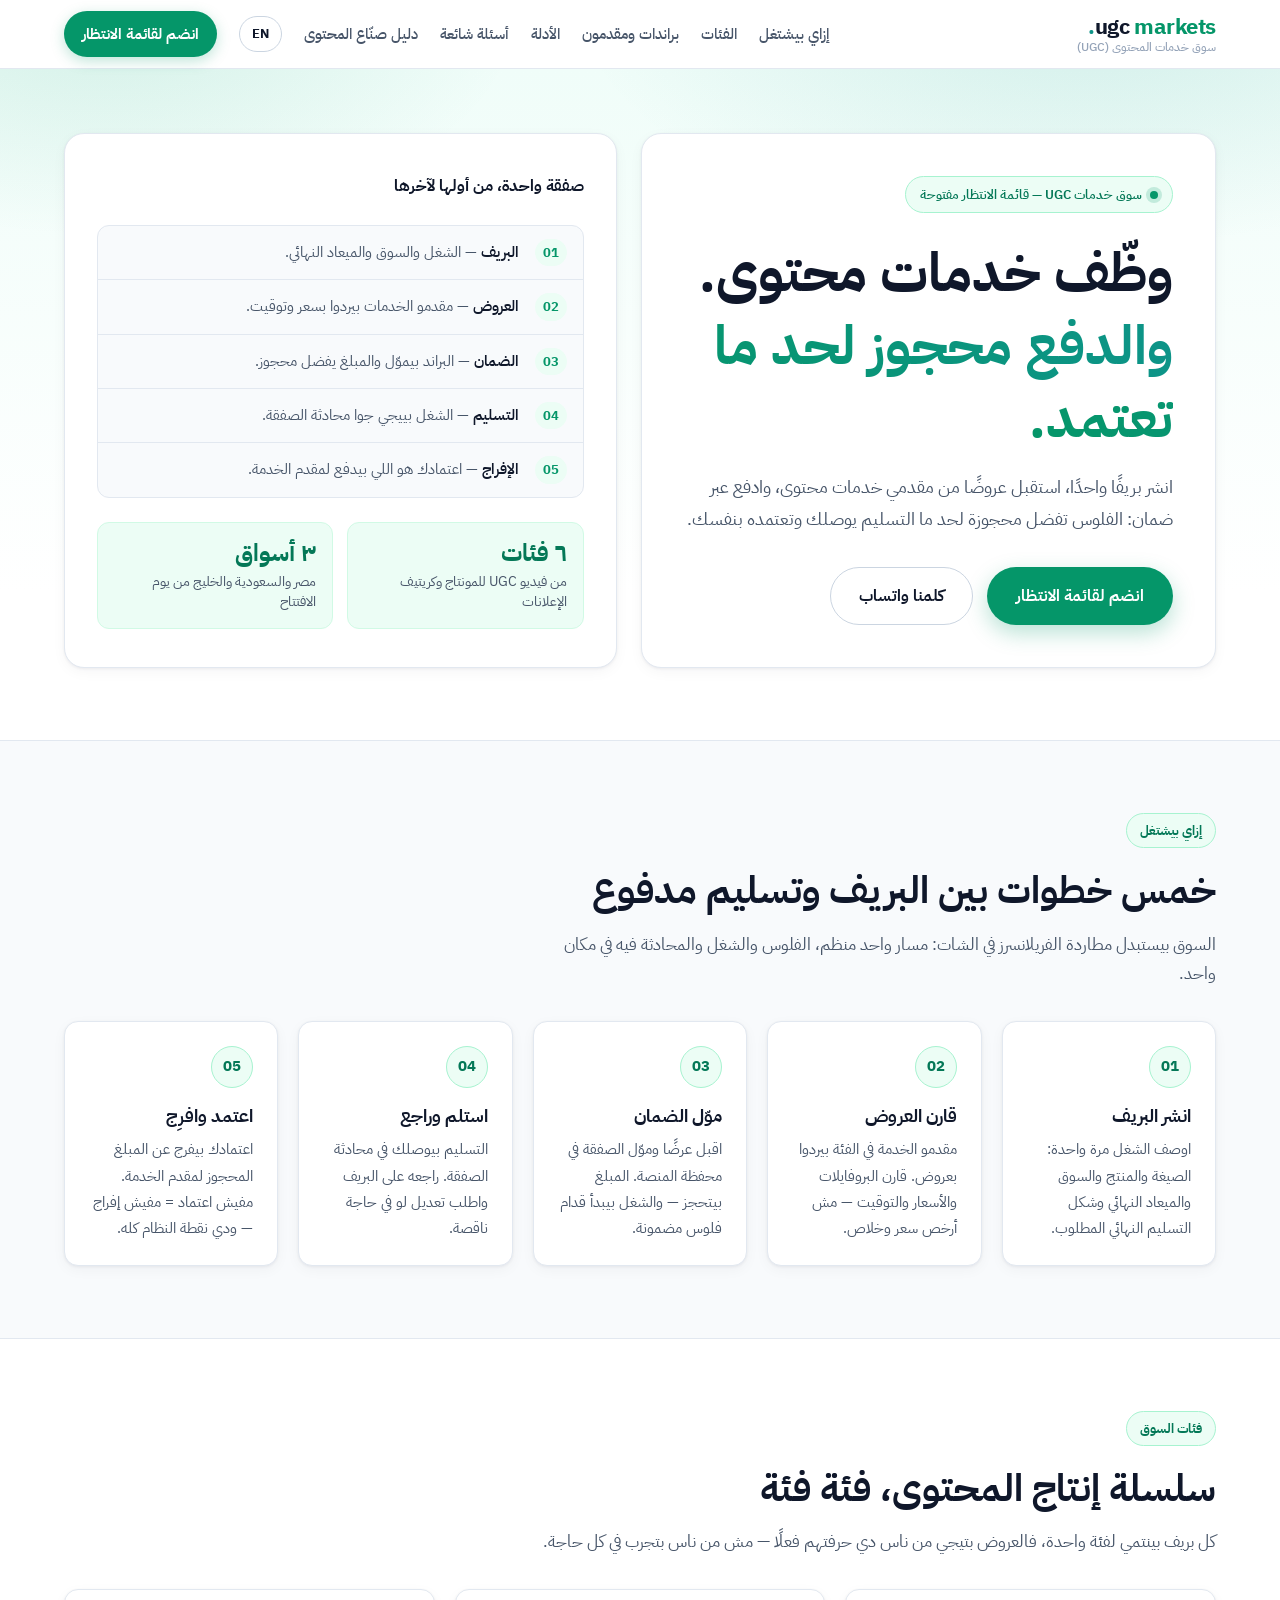
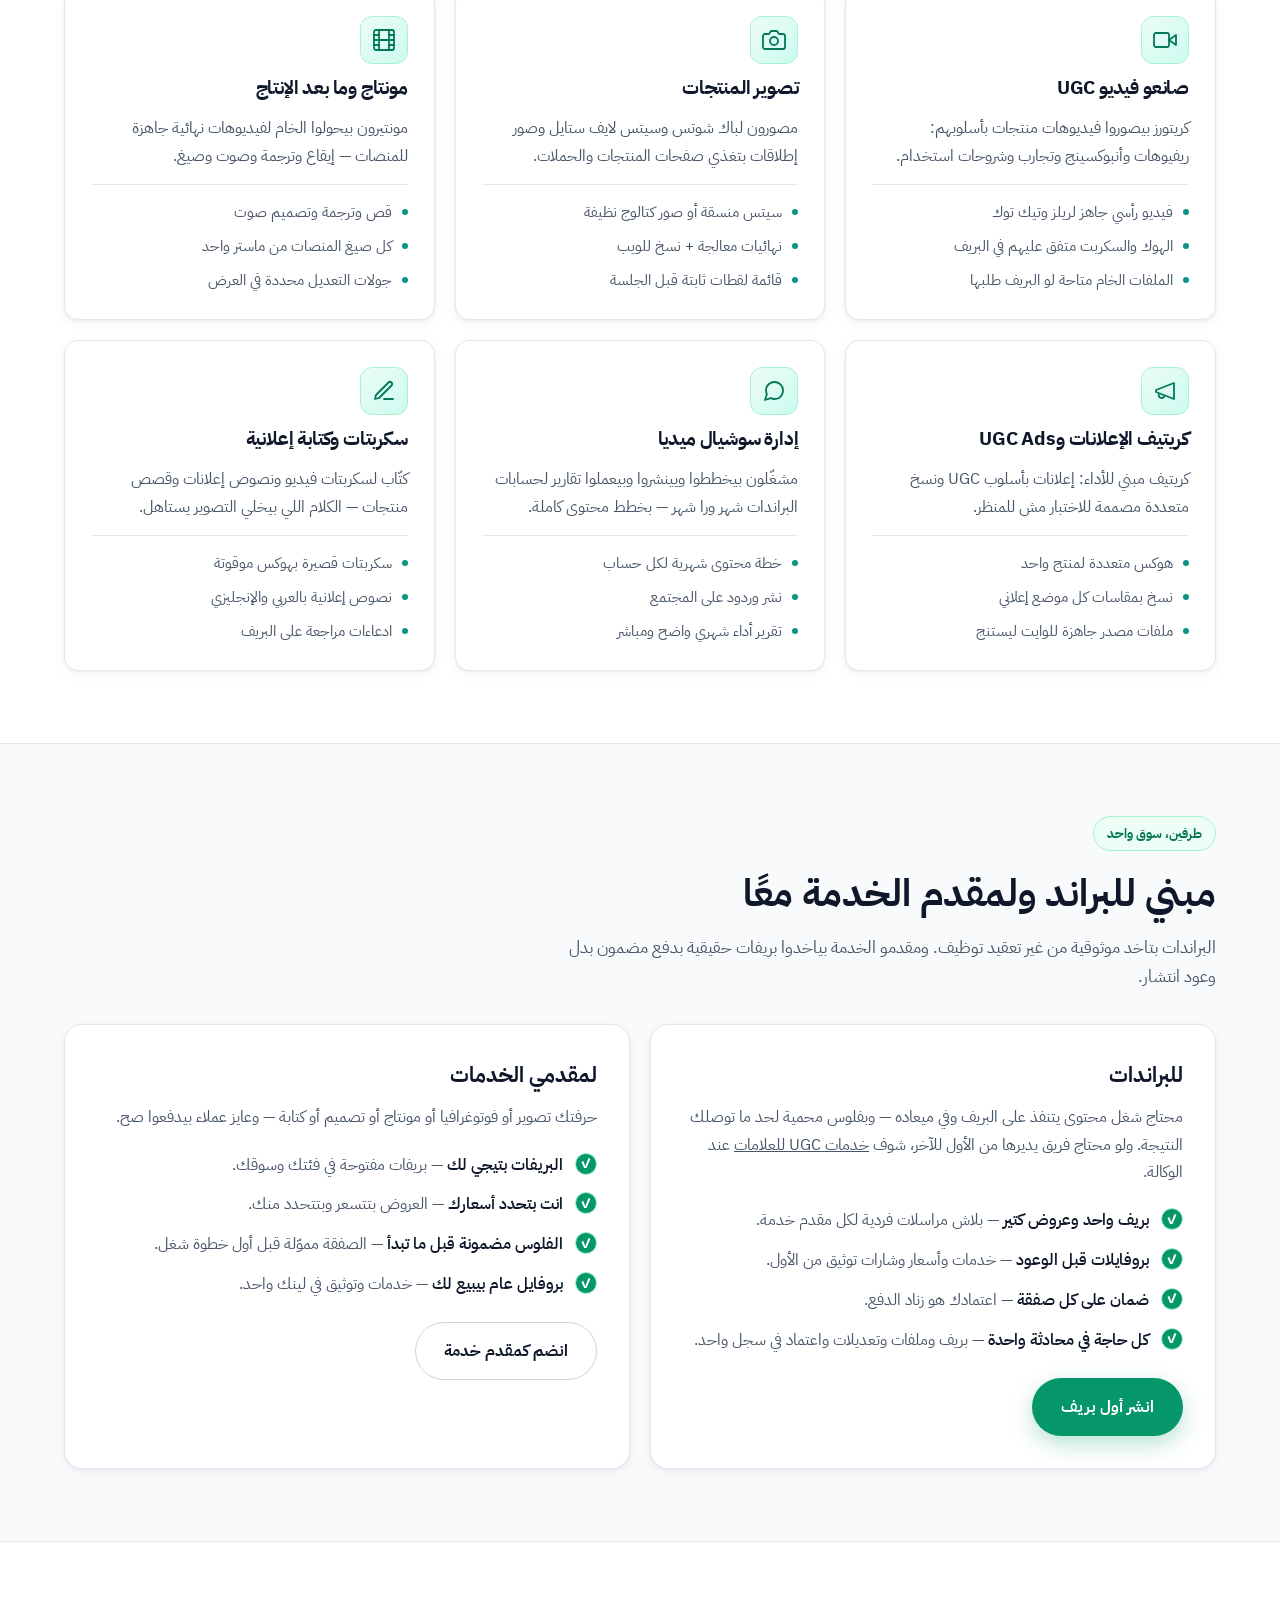
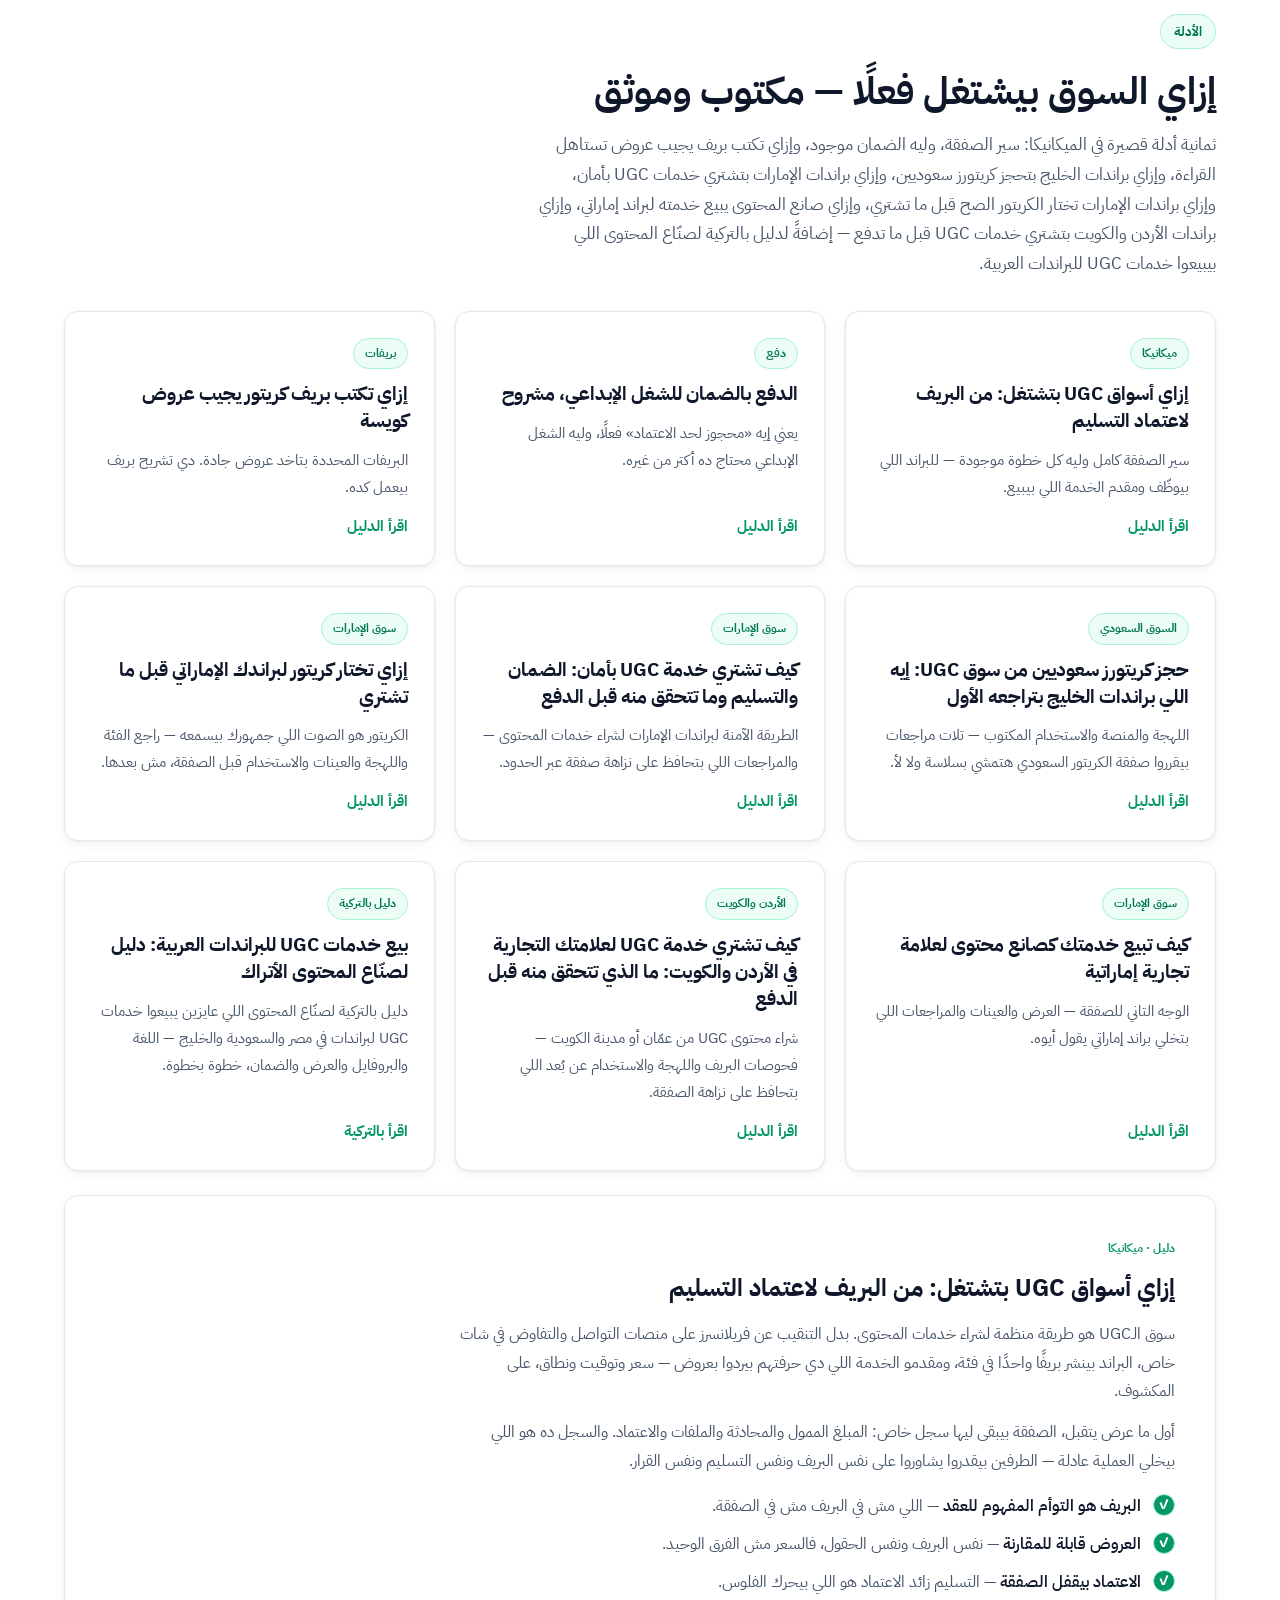
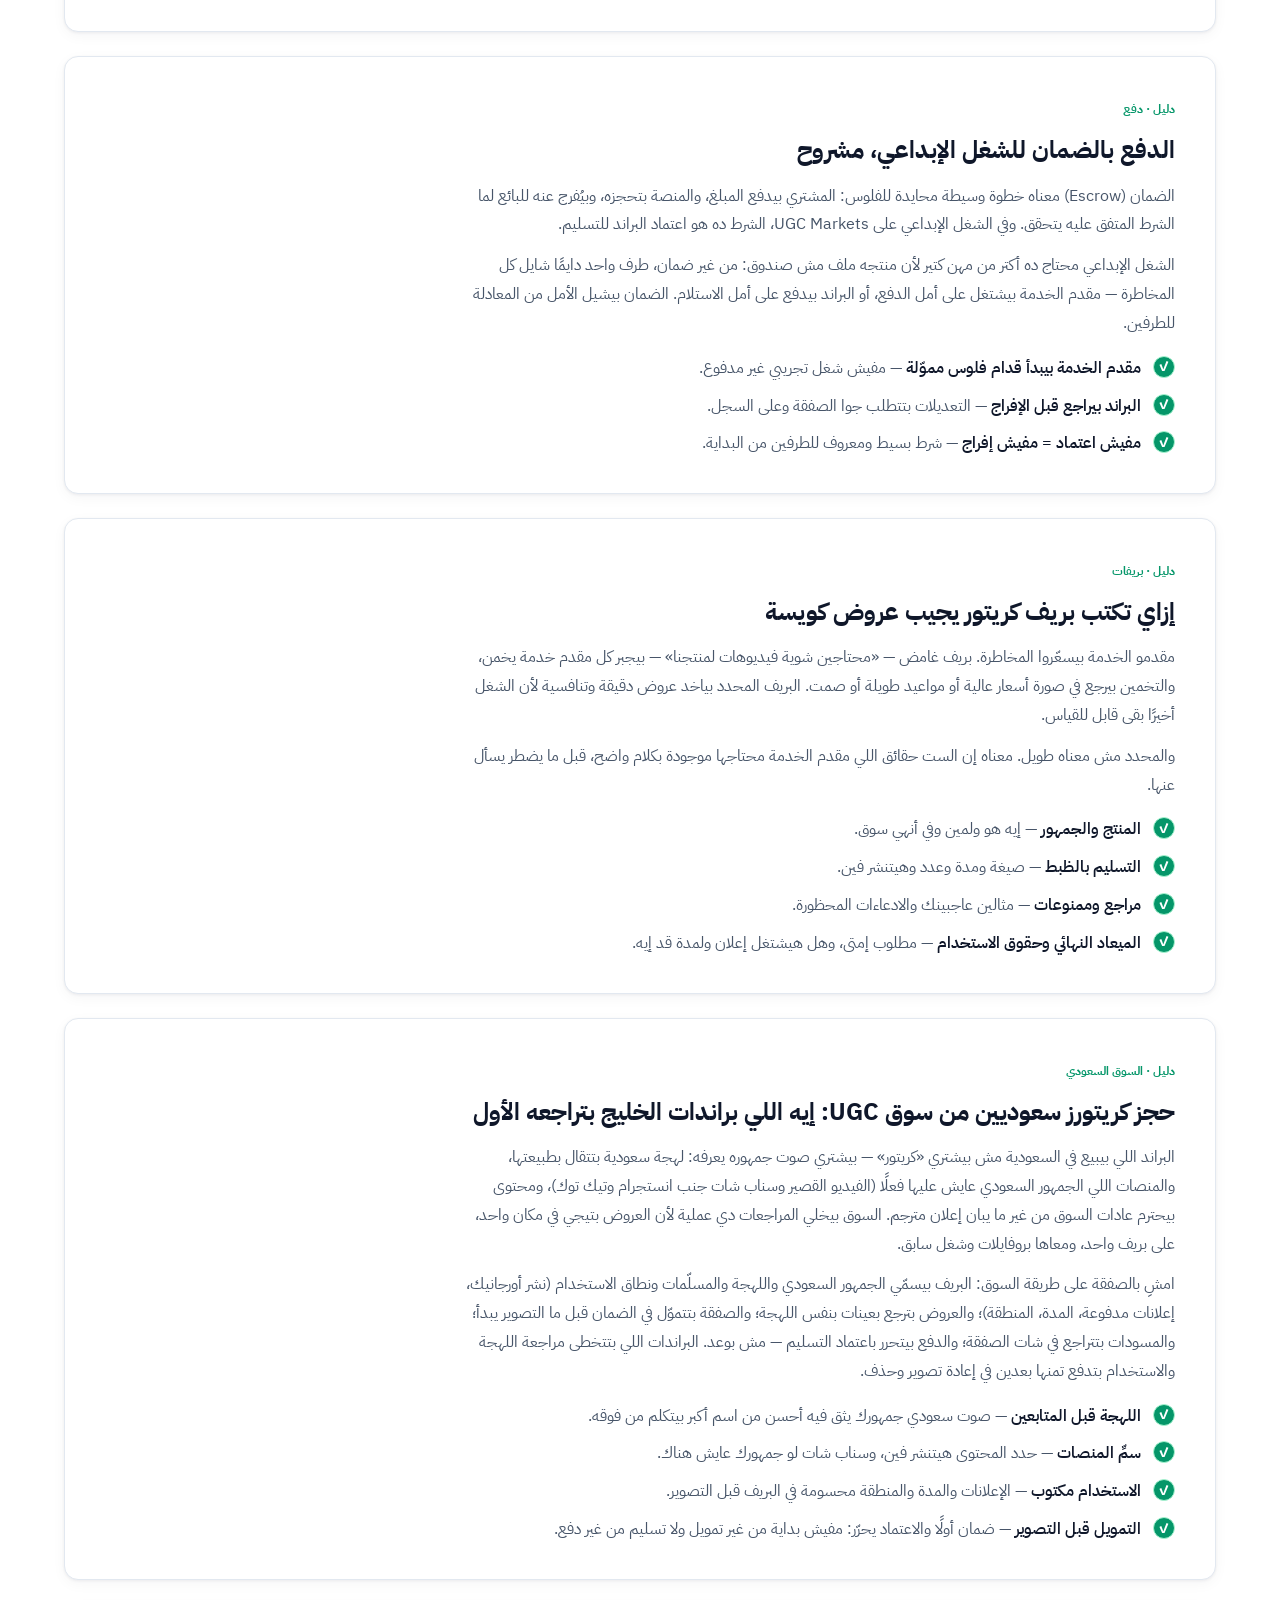
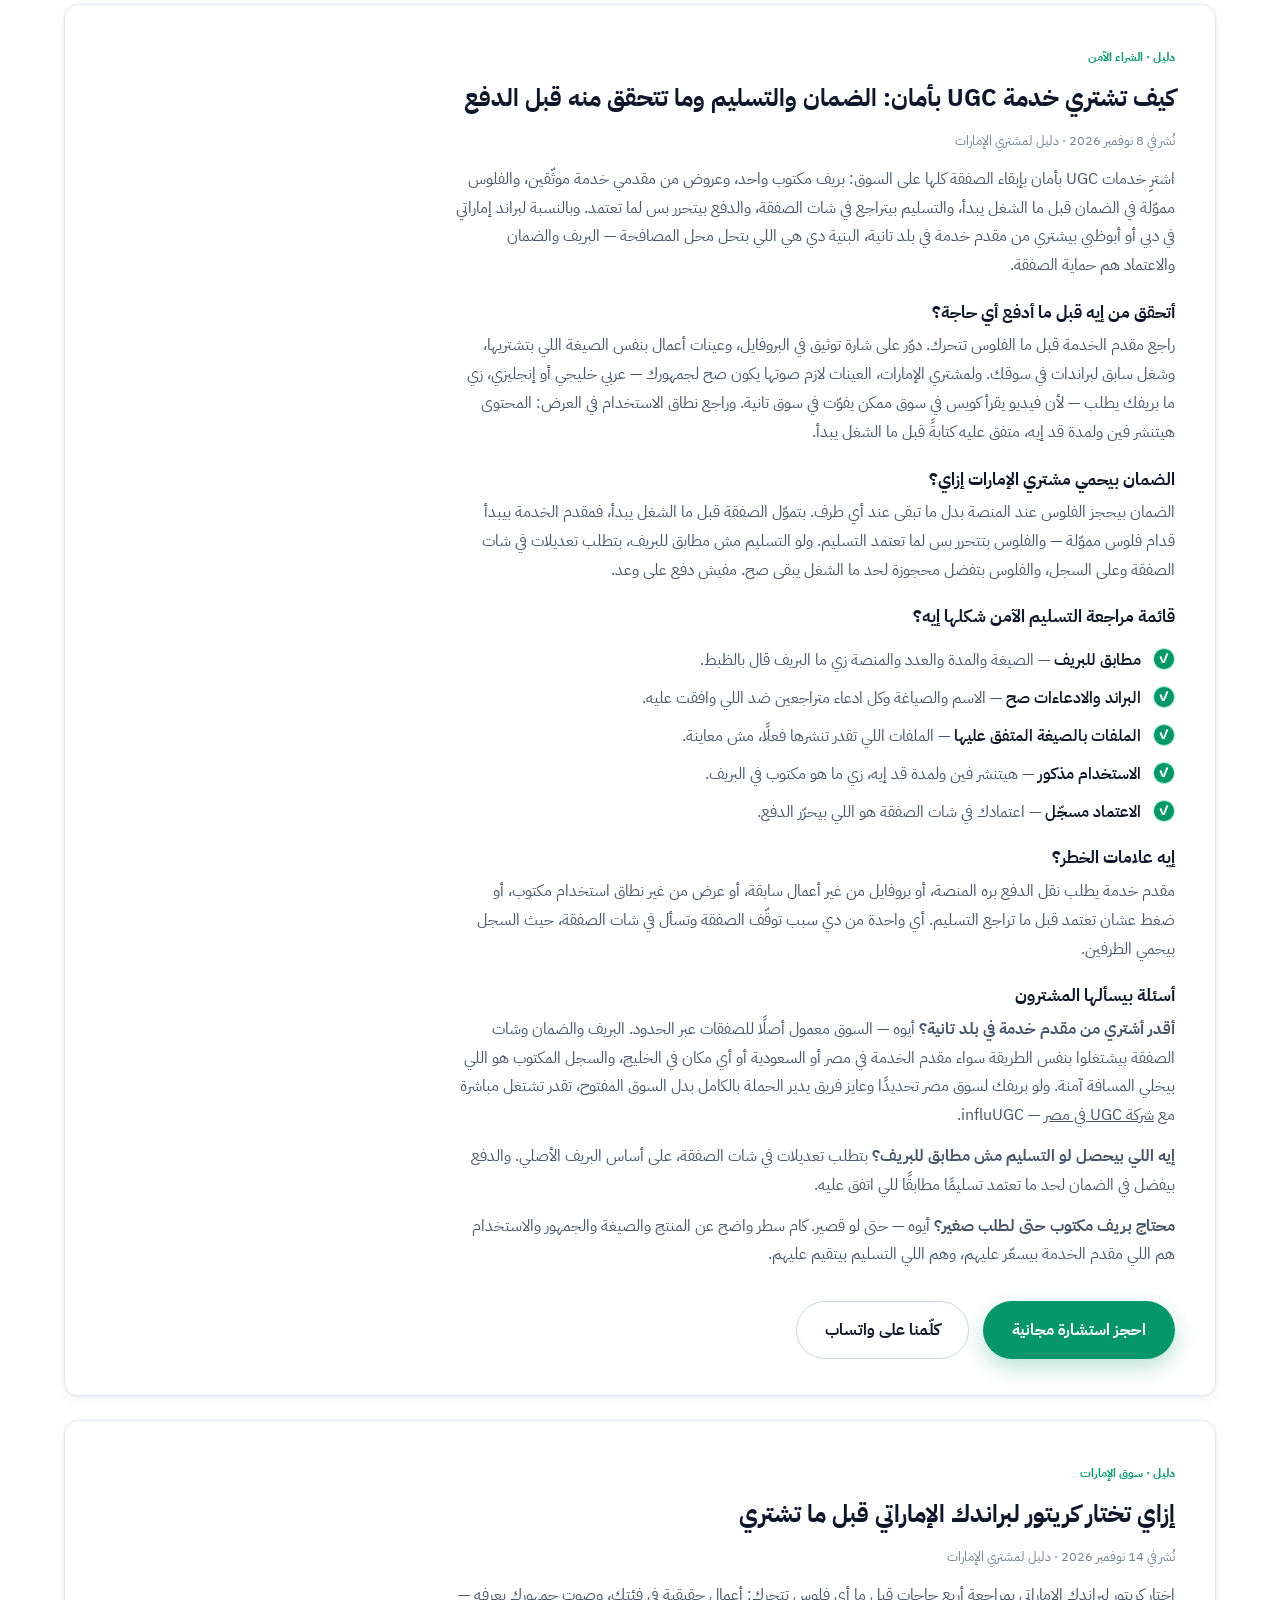
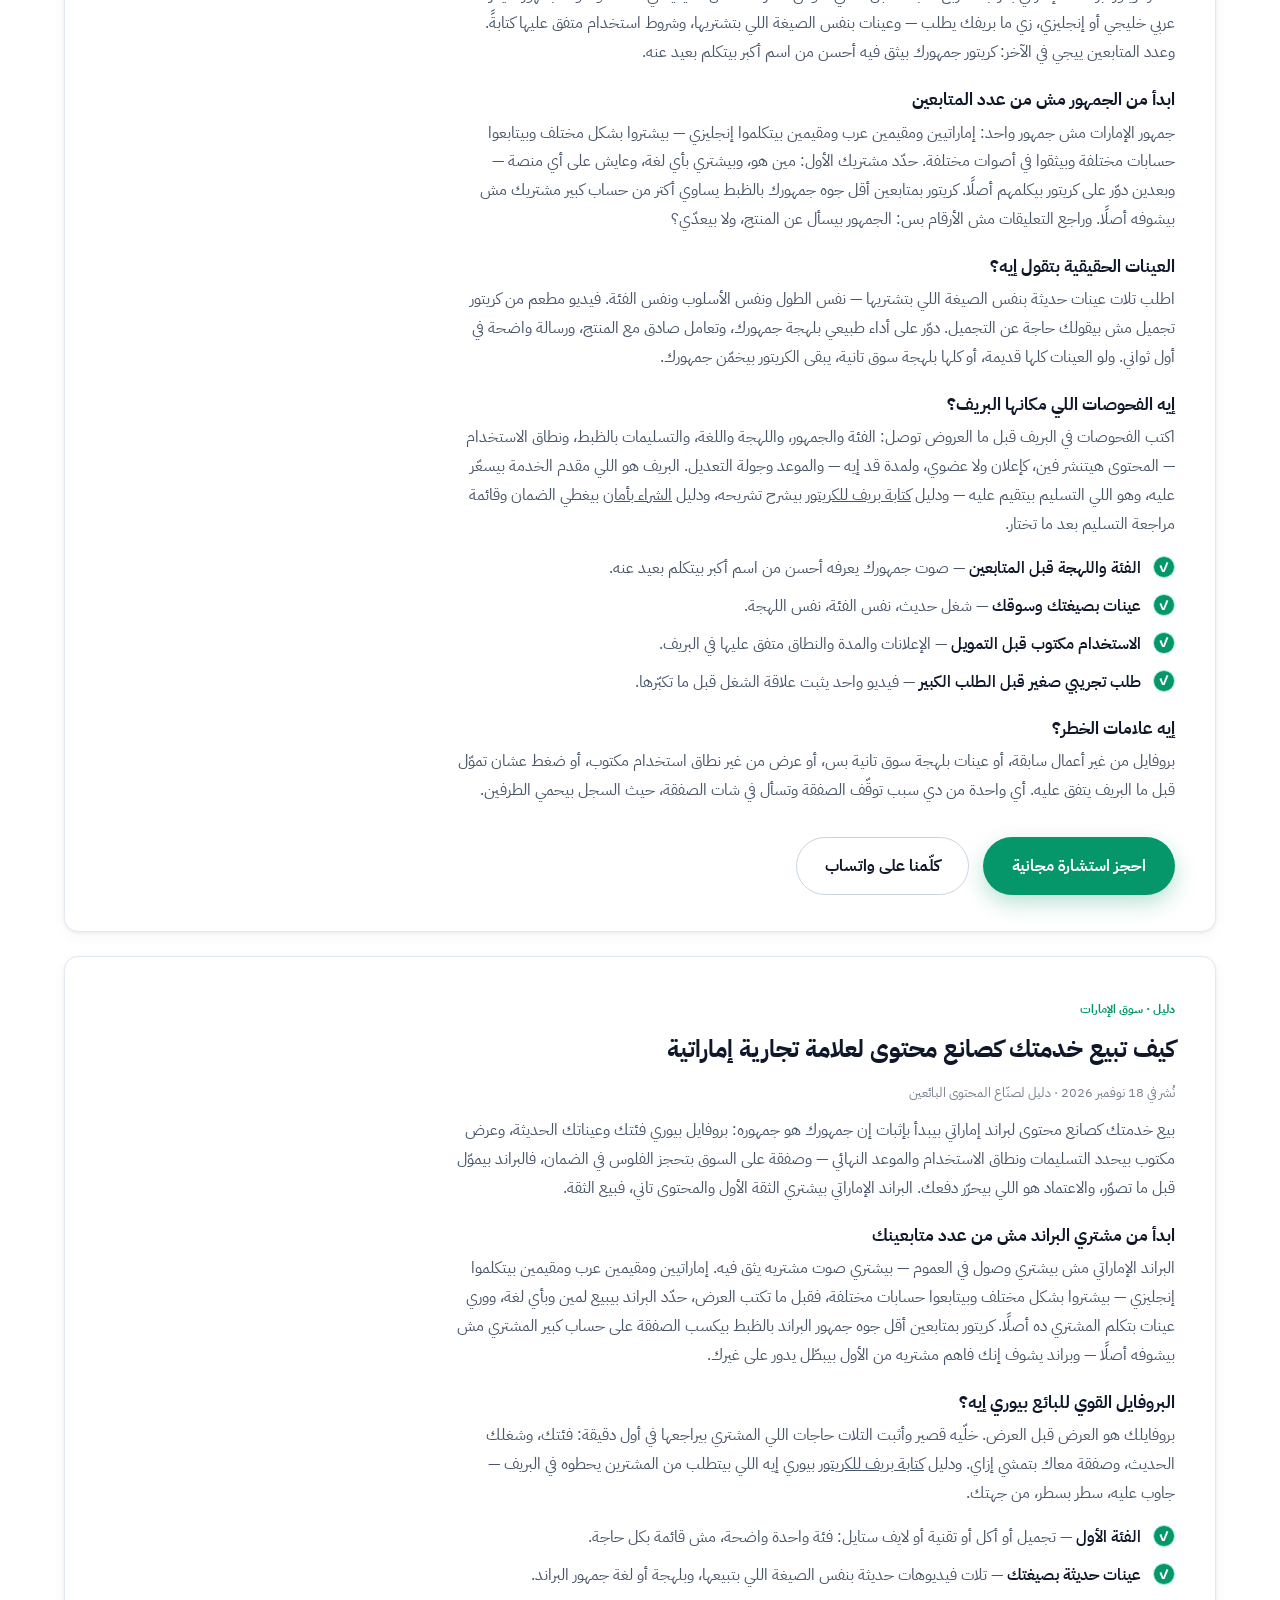
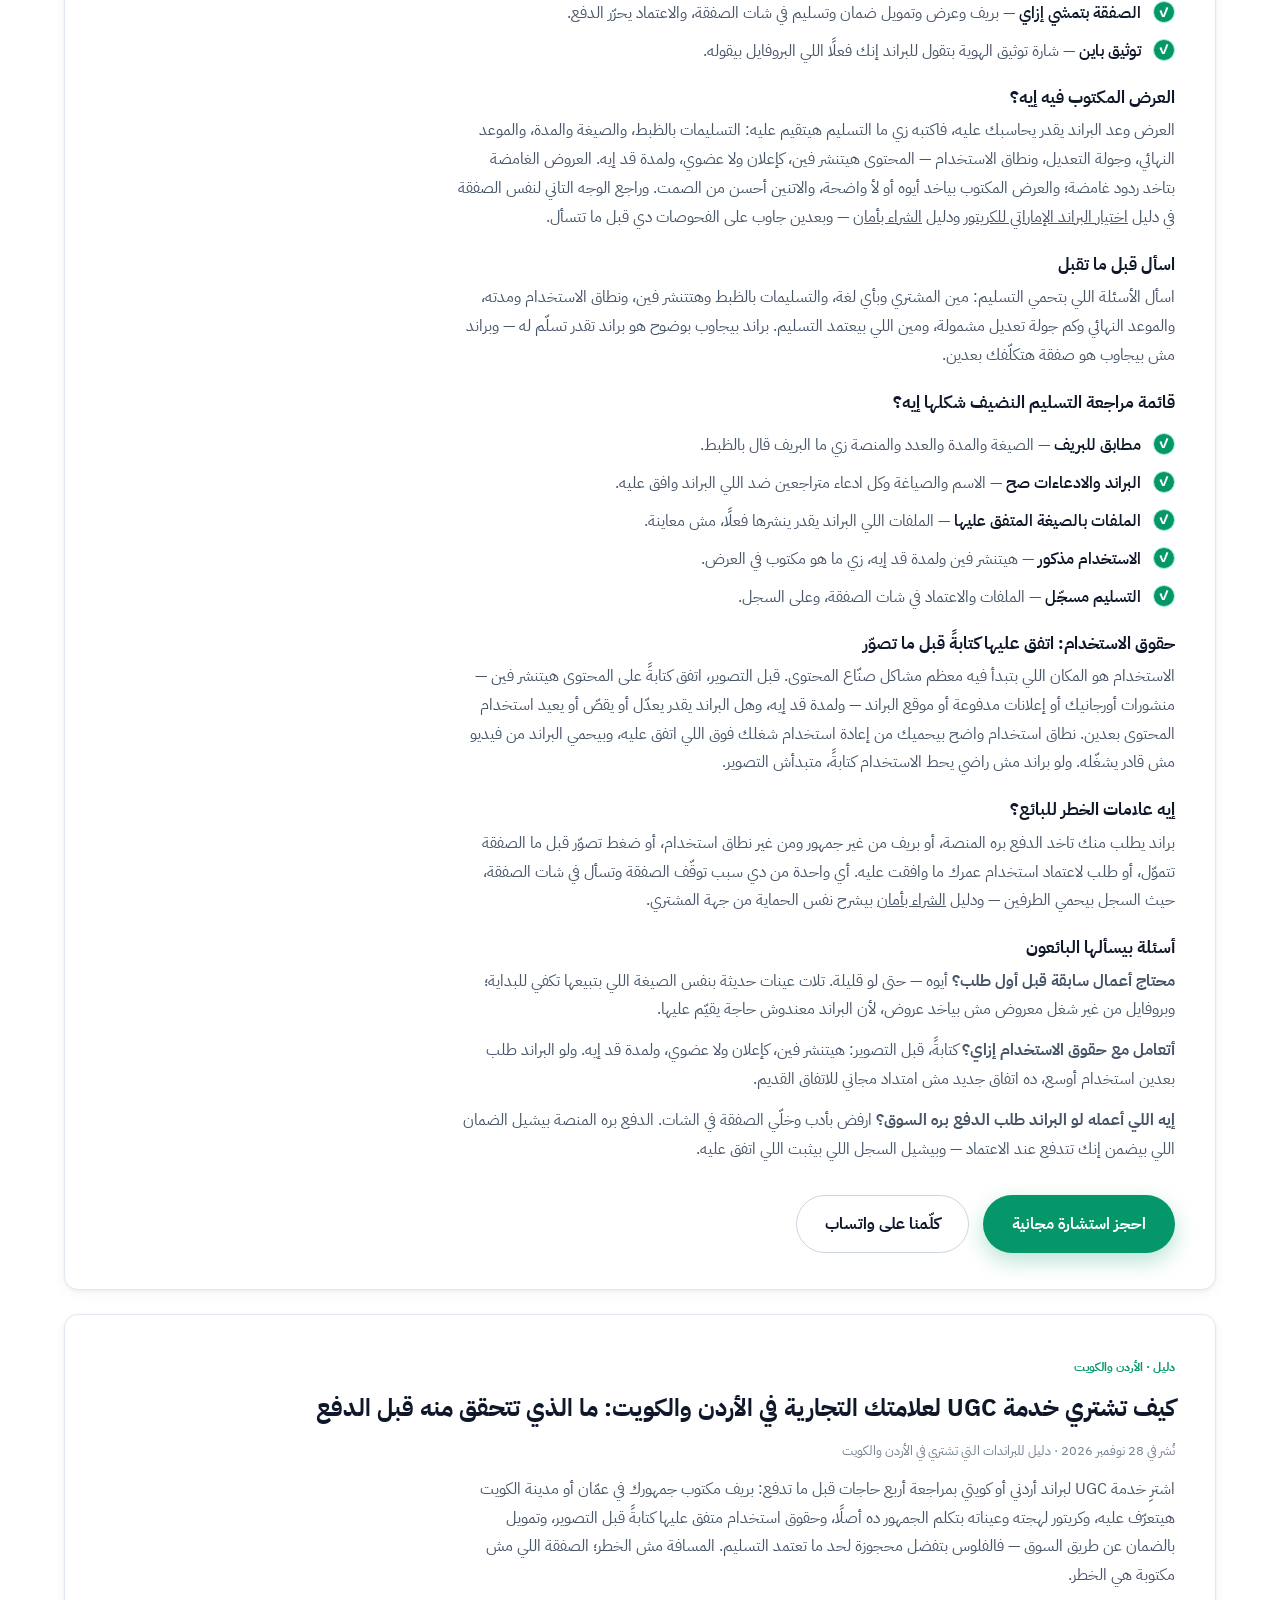
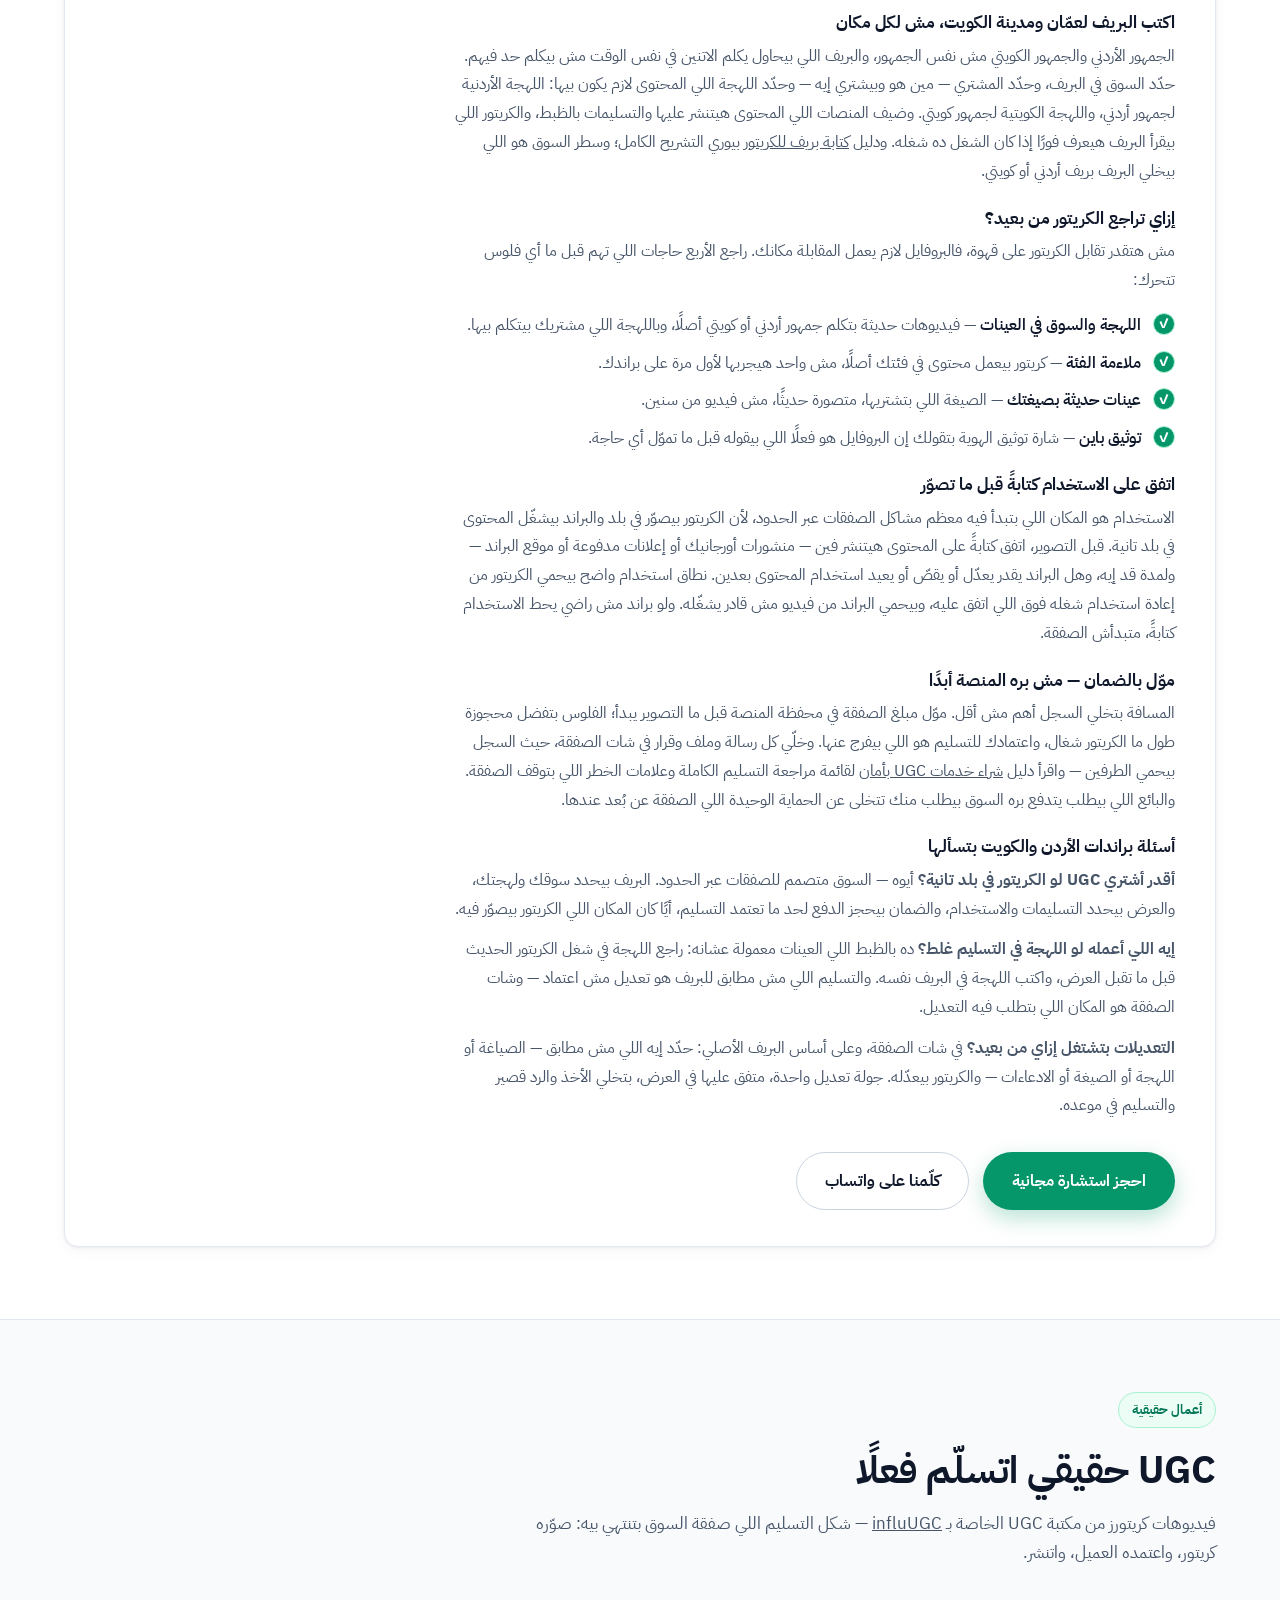
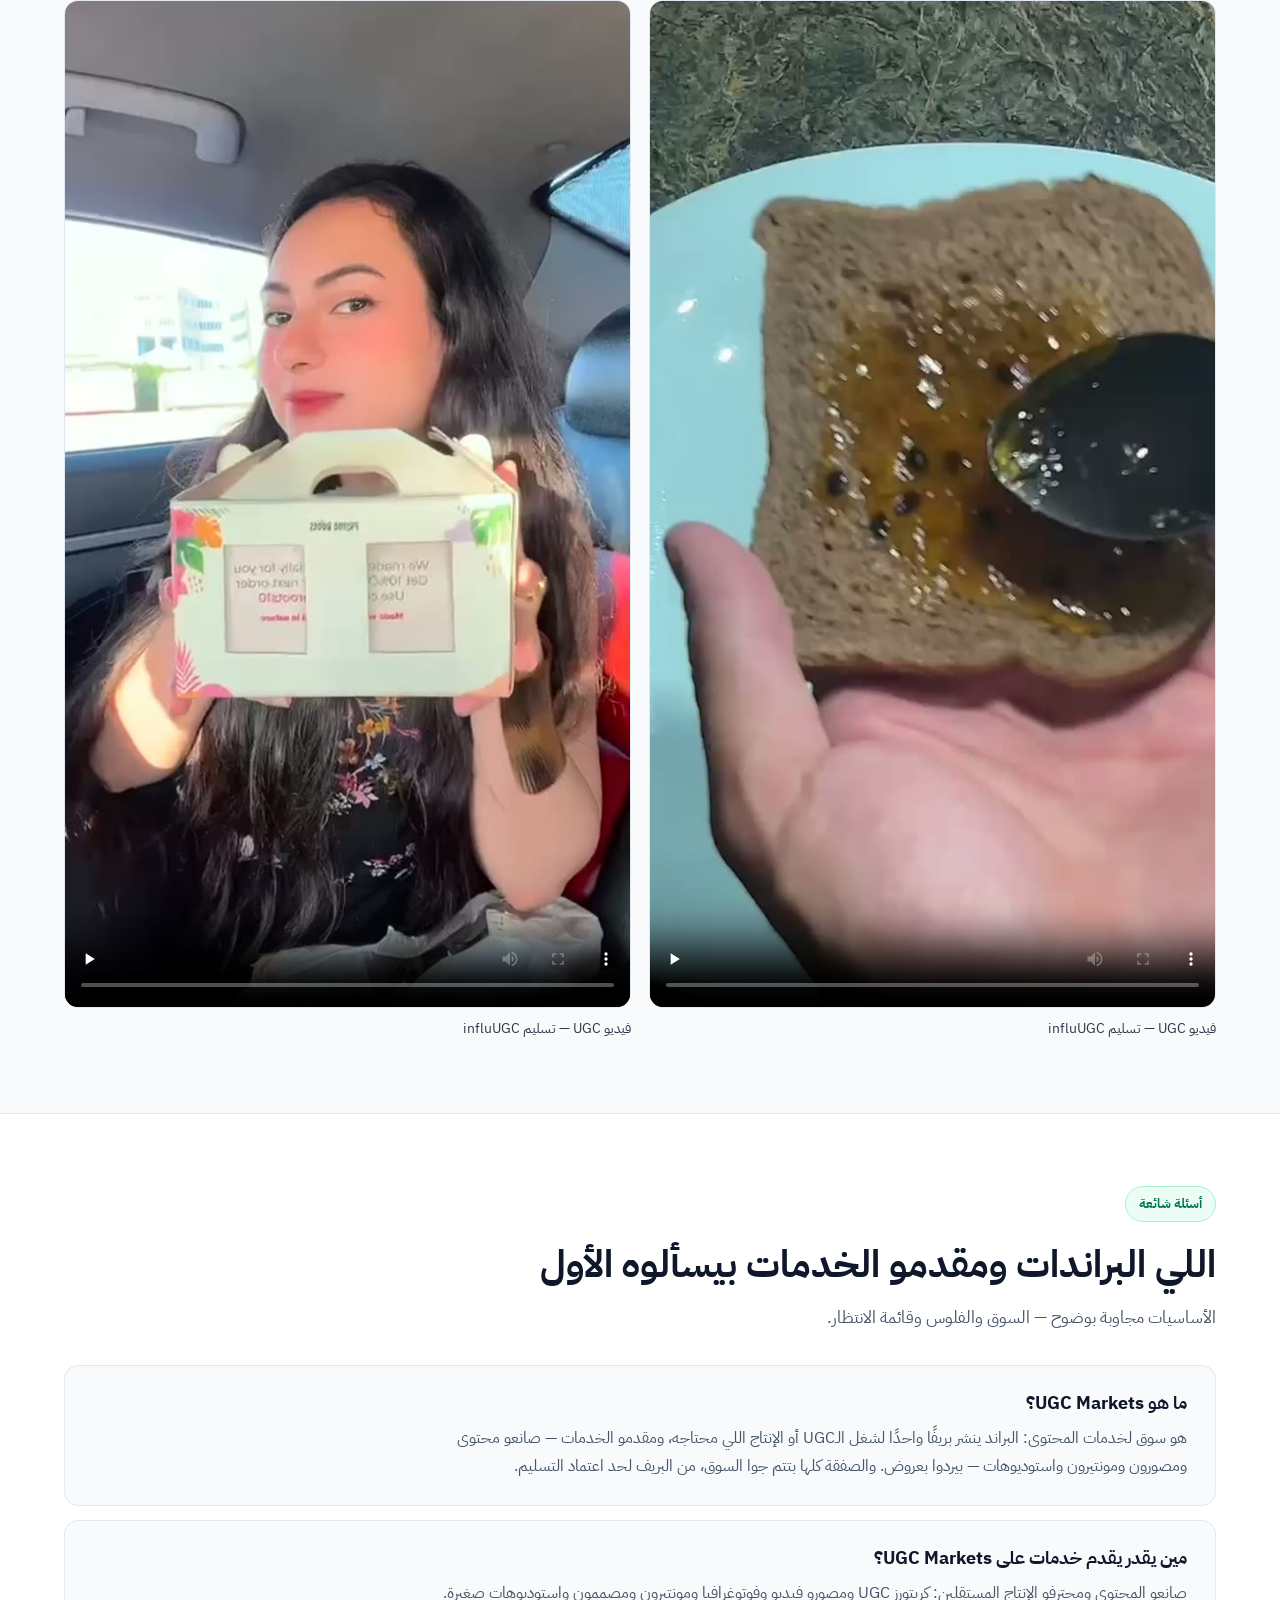
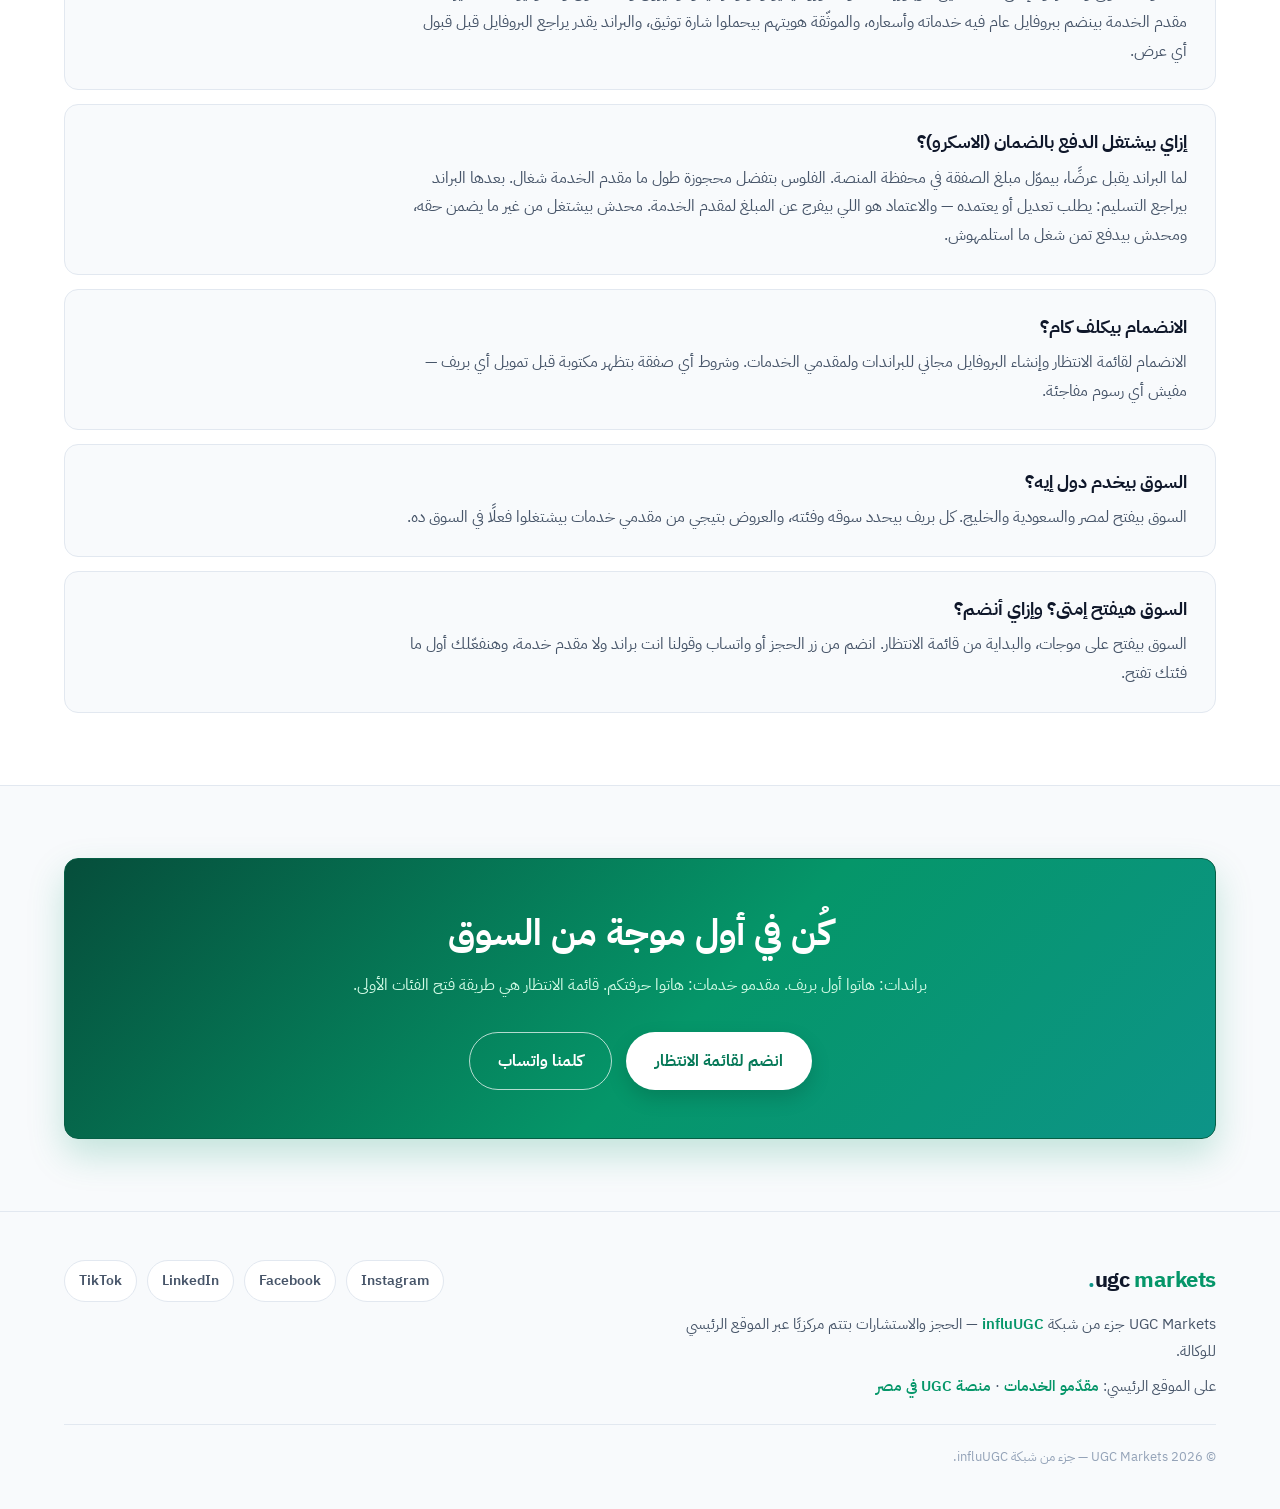
<file: ar.html>
<!DOCTYPE html>
<html lang="ar" dir="rtl">
<head>
<!-- identity-v3-ugcmarkets-2026-11-07 -->
<meta charset="UTF-8">
<meta name="viewport" content="width=device-width, initial-scale=1.0">
<title>UGC Markets — سوق خدمات المحتوى (UGC)</title>
<meta name="description" content="UGC Markets سوق لخدمات المحتوى: انشر بريف واحد، استقبل عروضًا من صانعي محتوى ومقدمي خدمات إنتاج، وادفع عبر محفظة ضمان — لا يُفرج عن المبلغ إلا بعد اعتمادك التسليم. مصر والسعودية والخليج.">
<link rel="canonical" href="https://ugc.markets/ar.html">
<link rel="alternate" hreflang="en" href="https://ugc.markets/">
<link rel="alternate" hreflang="ar" href="https://ugc.markets/ar.html">
<meta property="og:type" content="website">
<meta property="og:site_name" content="UGC Markets">
<meta property="og:title" content="UGC Markets — سوق خدمات المحتوى (UGC)">
<meta property="og:description" content="بريف واحد، عروض من مقدمي خدمات محتوى، ودفع محمي بالضمان. الافتتاح في مصر والسعودية والخليج — قائمة الانتظار مفتوحة.">
<meta property="og:url" content="https://ugc.markets/ar.html">
<meta property="og:image" content="https://ugc.markets/media/ugc-01.jpg">
<meta name="twitter:card" content="summary">
<meta name="twitter:title" content="UGC Markets — The UGC Services Marketplace">
<meta name="twitter:description" content="Post a brief, hire content-service providers, pay through escrow — released only on your approval. Waitlist open.">
<meta name="twitter:image" content="https://ugc.markets/media/ugc-01.jpg">
<link rel="icon" type="image/svg+xml" href="/favicon.svg">
<link rel="preconnect" href="https://fonts.googleapis.com">
<link rel="preconnect" href="https://fonts.gstatic.com" crossorigin>
<link href="https://fonts.googleapis.com/css2?family=IBM+Plex+Sans+Arabic:wght@400;500;600;700&family=Inter:wght@400;500;600;700&family=Sora:wght@600;700;800&display=swap" rel="stylesheet">
<link rel="stylesheet" href="/styles.css">
<script type="application/ld+json">
{
  "@context": "https://schema.org",
  "@type": "Organization",
  "name": "UGC Markets",
  "url": "https://ugc.markets/",
  "logo": "https://ugc.markets/favicon.svg",
  "description": "UGC Markets is a marketplace for content services: brands post briefs and hire UGC creators and production service providers, with escrow-protected wallet payment and a deal chat on every order, across Egypt, Saudi Arabia and the Gulf.",
  "parentOrganization": {
    "@type": "Organization",
    "name": "influUGC",
    "url": "https://www.influugc.com/"
  },
  "address": {
    "@type": "PostalAddress",
    "streetAddress": "Arab League St, Agouza",
    "addressLocality": "Giza",
    "postalCode": "12651",
    "addressCountry": "EG"
  },
  "areaServed": ["Egypt", "Saudi Arabia", "United Arab Emirates", "Gulf"],
  "sameAs": [
    "https://www.instagram.com/influ__ugc",
    "https://www.facebook.com/61587167460710",
    "https://www.linkedin.com/company/influugc",
    "https://www.tiktok.com/@influ_ugc"
  ]
}
</script>
<script type="application/ld+json">
{
  "@context": "https://schema.org",
  "@type": "WebSite",
  "name": "UGC Markets",
  "url": "https://ugc.markets/"
}
</script>
<script type="application/ld+json">
{
  "@context": "https://schema.org",
  "@type": "FAQPage",
  "mainEntity": [
    {
      "@type": "Question",
      "name": "ما هو UGC Markets؟",
      "acceptedAnswer": { "@type": "Answer", "text": "هو سوق لخدمات المحتوى: البراند ينشر بريفًا واحدًا لشغل الـUGC أو الإنتاج اللي محتاجه، ومقدمو الخدمات — صانعو محتوى ومصورون ومونتيرون واستوديوهات — بيردوا بعروض. والصفقة كلها بتتم جوا السوق، من البريف لحد اعتماد التسليم." }
    },
    {
      "@type": "Question",
      "name": "مين يقدر يقدم خدمات على UGC Markets؟",
      "acceptedAnswer": { "@type": "Answer", "text": "صانعو المحتوى ومحترفو الإنتاج المستقلين: كريتورز UGC ومصورو فيديو وفوتوغرافيا ومونتيرون ومصممون واستوديوهات صغيرة. مقدم الخدمة بينضم ببروفايل عام فيه خدماته وأسعاره، والموثّقة هويتهم بيحملوا شارة توثيق، والبراند يقدر يراجع البروفايل قبل قبول أي عرض." }
    },
    {
      "@type": "Question",
      "name": "إزاي بيشتغل الدفع بالضمان (الاسكرو)؟",
      "acceptedAnswer": { "@type": "Answer", "text": "لما البراند يقبل عرضًا، بيموّل مبلغ الصفقة في محفظة المنصة. الفلوس بتفضل محجوزة طول ما مقدم الخدمة شغال. بعدها البراند بيراجع التسليم: يطلب تعديل أو يعتمده — والاعتماد هو اللي بيفرج عن المبلغ لمقدم الخدمة. محدش بيشتغل من غير ما يضمن حقه، ومحدش بيدفع تمن شغل ما استلمهوش." }
    },
    {
      "@type": "Question",
      "name": "الانضمام بيكلف كام؟",
      "acceptedAnswer": { "@type": "Answer", "text": "الانضمام لقائمة الانتظار وإنشاء البروفايل مجاني للبراندات ولمقدمي الخدمات. وشروط أي صفقة بتظهر مكتوبة قبل تمويل أي بريف — مفيش أي رسوم مفاجئة." }
    },
    {
      "@type": "Question",
      "name": "السوق بيخدم دول إيه؟",
      "acceptedAnswer": { "@type": "Answer", "text": "السوق بيفتح لمصر والسعودية والخليج. كل بريف بيحدد سوقه وفئته، والعروض بتيجي من مقدمي خدمات بيشتغلوا فعلًا في السوق ده." }
    },
    {
      "@type": "Question",
      "name": "السوق هيفتح إمتى؟ وإزاي أنضم؟",
      "acceptedAnswer": { "@type": "Answer", "text": "السوق بيفتح على موجات، والبداية من قائمة الانتظار. انضم من زر الحجز أو واتساب وقولنا انت براند ولا مقدم خدمة، وهنفعّلك أول ما فئتك تفتح." }
    }
  ]
}
</script>
</head>
<body>
<header class="site-header">
  <div class="header-in">
    <a class="brand" href="/ar.html" aria-label="UGC Markets — الرئيسية">
      <span class="wordmark">UGC <b>Markets</b><i>.</i></span>
      <small>سوق خدمات المحتوى (UGC)</small>
    </a>
    <nav class="site-nav">
      <a href="#how">إزاي بيشتغل</a>
      <a href="#categories">الفئات</a>
      <a href="#join">براندات ومقدمون</a>
      <a href="#guides">الأدلة</a>
      <a href="#faq">أسئلة شائعة</a>
      <a href="https://www.influugc.com/ar/directory">دليل صنّاع المحتوى</a>
      <a class="lang-switch" href="/index.html" hreflang="en">EN</a>
      <a class="nav-cta" href="https://www.influugc.com/book?utm_source=ugcmarkets&amp;utm_medium=satellite&amp;utm_campaign=network">انضم لقائمة الانتظار</a>
    </nav>
  </div>
</header>
<main>

<!-- ================= HERO ================= -->
<section class="hero" id="rs-hero">
  <div class="wrap">
    <div class="hero-grid">
      <div class="panel hero-panel">
        <span class="chip">سوق خدمات UGC — قائمة الانتظار مفتوحة</span>
        <h1>وظّف خدمات محتوى. <em>والدفع محجوز لحد ما تعتمد.</em></h1>
        <p class="hero-lead">انشر بريفًا واحدًا، استقبل عروضًا من مقدمي خدمات محتوى، وادفع عبر ضمان: الفلوس تفضل محجوزة لحد ما التسليم يوصلك وتعتمده بنفسك.</p>
        <div class="cta-row">
          <a class="btn btn-lime" href="https://www.influugc.com/book?utm_source=ugcmarkets&amp;utm_medium=satellite&amp;utm_campaign=network">انضم لقائمة الانتظار</a>
          <a class="btn btn-ghost" href="https://wa.me/201029979797?utm_source=ugcmarkets&utm_medium=satellite&utm_campaign=network">كلمنا واتساب</a>
        </div>
      </div>
      <div class="panel visual-panel">
        <p class="vp-title">صفقة واحدة، من أولها لآخرها</p>
        <ol class="mini-steps">
          <li><span class="n">01</span><span><b>البريف</b> — الشغل والسوق والميعاد النهائي.</span></li>
          <li><span class="n">02</span><span><b>العروض</b> — مقدمو الخدمات بيردوا بسعر وتوقيت.</span></li>
          <li><span class="n">03</span><span><b>الضمان</b> — البراند بيموّل والمبلغ يفضل محجوز.</span></li>
          <li><span class="n">04</span><span><b>التسليم</b> — الشغل بييجي جوا محادثة الصفقة.</span></li>
          <li><span class="n">05</span><span><b>الإفراج</b> — اعتمادك هو اللي بيدفع لمقدم الخدمة.</span></li>
        </ol>
        <div class="stat-grid">
          <div class="stat"><b>٦ فئات</b><span>من فيديو UGC للمونتاج وكريتيف الإعلانات</span></div>
          <div class="stat"><b>٣ أسواق</b><span>مصر والسعودية والخليج من يوم الافتتاح</span></div>
        </div>
      </div>
    </div>
  </div>
</section>

<!-- ================= HOW IT WORKS ================= -->
<section class="sec" id="how">
  <div class="wrap">
    <div class="sec-head">
      <span class="eyebrow">إزاي بيشتغل</span>
      <h2>خمس خطوات بين البريف وتسليم مدفوع</h2>
      <p class="lead">السوق بيستبدل مطاردة الفريلانسرز في الشات: مسار واحد منظم، الفلوس والشغل والمحادثة فيه في مكان واحد.</p>
    </div>
    <div class="steps cols-5">
      <article class="step panel">
        <span class="num">01</span>
        <h3>انشر البريف</h3>
        <p>اوصف الشغل مرة واحدة: الصيغة والمنتج والسوق والميعاد النهائي وشكل التسليم النهائي المطلوب.</p>
      </article>
      <article class="step panel">
        <span class="num">02</span>
        <h3>قارن العروض</h3>
        <p>مقدمو الخدمة في الفئة بيردوا بعروض. قارن البروفايلات والأسعار والتوقيت — مش أرخص سعر وخلاص.</p>
      </article>
      <article class="step panel">
        <span class="num">03</span>
        <h3>موّل الضمان</h3>
        <p>اقبل عرضًا وموّل الصفقة في محفظة المنصة. المبلغ بيتحجز — والشغل بيبدأ قدام فلوس مضمونة.</p>
      </article>
      <article class="step panel">
        <span class="num">04</span>
        <h3>استلم وراجع</h3>
        <p>التسليم بيوصلك في محادثة الصفقة. راجعه على البريف واطلب تعديل لو في حاجة ناقصة.</p>
      </article>
      <article class="step panel">
        <span class="num">05</span>
        <h3>اعتمد وافرِج</h3>
        <p>اعتمادك بيفرج عن المبلغ المحجوز لمقدم الخدمة. مفيش اعتماد = مفيش إفراج — ودي نقطة النظام كله.</p>
      </article>
    </div>
  </div>
</section>

<!-- ================= CATEGORIES ================= -->
<section class="sec" id="categories">
  <div class="wrap">
    <div class="sec-head">
      <span class="eyebrow">فئات السوق</span>
      <h2>سلسلة إنتاج المحتوى، فئة فئة</h2>
      <p class="lead">كل بريف بينتمي لفئة واحدة، فالعروض بتيجي من ناس دي حرفتهم فعلًا — مش من ناس بتجرب في كل حاجة.</p>
    </div>
    <div class="cards">
      <article class="card panel">
        <span class="glyph"><svg viewBox="0 0 24 24"><path d="M23 7l-7 5 7 5z"/><rect x="1" y="5" width="15" height="14" rx="2"/></svg></span>
        <h3>صانعو فيديو UGC</h3>
        <p>كريتورز بيصوروا فيديوهات منتجات بأسلوبهم: ريفيوهات وأنبوكسينج وتجارب وشروحات استخدام.</p>
        <ul class="deliv">
          <li>فيديو رأسي جاهز لريلز وتيك توك</li>
          <li>الهوك والسكربت متفق عليهم في البريف</li>
          <li>الملفات الخام متاحة لو البريف طلبها</li>
        </ul>
      </article>
      <article class="card panel">
        <span class="glyph"><svg viewBox="0 0 24 24"><path d="M23 19a2 2 0 0 1-2 2H3a2 2 0 0 1-2-2V8a2 2 0 0 1 2-2h4l2-3h6l2 3h4a2 2 0 0 1 2 2z"/><circle cx="12" cy="13" r="4"/></svg></span>
        <h3>تصوير المنتجات</h3>
        <p>مصورون لباك شوتس وسيتس لايف ستايل وصور إطلاقات بتغذي صفحات المنتجات والحملات.</p>
        <ul class="deliv">
          <li>سيتس منسقة أو صور كتالوج نظيفة</li>
          <li>نهائيات معالجة + نسخ للويب</li>
          <li>قائمة لقطات ثابتة قبل الجلسة</li>
        </ul>
      </article>
      <article class="card panel">
        <span class="glyph"><svg viewBox="0 0 24 24"><rect x="2" y="2" width="20" height="20" rx="2"/><path d="M7 2v20"/><path d="M17 2v20"/><path d="M2 12h20"/><path d="M2 7h5"/><path d="M2 17h5"/><path d="M17 17h5"/><path d="M17 7h5"/></svg></span>
        <h3>مونتاج وما بعد الإنتاج</h3>
        <p>مونتيرون بيحولوا الخام لفيديوهات نهائية جاهزة للمنصات — إيقاع وترجمة وصوت وصيغ.</p>
        <ul class="deliv">
          <li>قص وترجمة وتصميم صوت</li>
          <li>كل صيغ المنصات من ماستر واحد</li>
          <li>جولات التعديل محددة في العرض</li>
        </ul>
      </article>
      <article class="card panel">
        <span class="glyph"><svg viewBox="0 0 24 24"><path d="M3 11l18-7v16L3 13v-2z"/><path d="M11.6 16.8a3 3 0 1 1-5.8-1.6"/></svg></span>
        <h3>كريتيف الإعلانات وUGC Ads</h3>
        <p>كريتيف مبني للأداء: إعلانات بأسلوب UGC ونسخ متعددة مصممة للاختبار مش للمنظر.</p>
        <ul class="deliv">
          <li>هوكس متعددة لمنتج واحد</li>
          <li>نسخ بمقاسات كل موضع إعلاني</li>
          <li>ملفات مصدر جاهزة للوايت ليستنج</li>
        </ul>
      </article>
      <article class="card panel">
        <span class="glyph"><svg viewBox="0 0 24 24"><path d="M21 11.5a8.38 8.38 0 0 1-.9 3.8 8.5 8.5 0 0 1-7.6 4.7 8.38 8.38 0 0 1-3.8-.9L3 21l1.9-5.7a8.38 8.38 0 0 1-.9-3.8 8.5 8.5 0 0 1 4.7-7.6 8.38 8.38 0 0 1 3.8-.9h.5a8.48 8.48 0 0 1 8 8z"/></svg></span>
        <h3>إدارة سوشيال ميديا</h3>
        <p>مشغّلون بيخططوا ويينشروا وبيعملوا تقارير لحسابات البراندات شهر ورا شهر — بخطط محتوى كاملة.</p>
        <ul class="deliv">
          <li>خطة محتوى شهرية لكل حساب</li>
          <li>نشر وردود على المجتمع</li>
          <li>تقرير أداء شهري واضح ومباشر</li>
        </ul>
      </article>
      <article class="card panel">
        <span class="glyph"><svg viewBox="0 0 24 24"><path d="M12 20h9"/><path d="M16.5 3.5a2.12 2.12 0 0 1 3 3L7 19l-4 1 1-4z"/></svg></span>
        <h3>سكربتات وكتابة إعلانية</h3>
        <p>كتّاب لسكربتات فيديو ونصوص إعلانات وقصص منتجات — الكلام اللي بيخلي التصوير يستاهل.</p>
        <ul class="deliv">
          <li>سكربتات قصيرة بهوكس موقوتة</li>
          <li>نصوص إعلانية بالعربي والإنجليزي</li>
          <li>ادعاءات مراجعة على البريف</li>
        </ul>
      </article>
    </div>
  </div>
</section>

<!-- ================= BRANDS & PROVIDERS ================= -->
<section class="sec" id="join">
  <div class="wrap">
    <div class="sec-head">
      <span class="eyebrow">طرفين، سوق واحد</span>
      <h2>مبني للبراند ولمقدم الخدمة معًا</h2>
      <p class="lead">البراندات بتاخد موثوقية من غير تعقيد توظيف. ومقدمو الخدمة بياخدوا بريفات حقيقية بدفع مضمون بدل وعود انتشار.</p>
    </div>
    <div class="two-col">
      <article class="panel side-panel">
        <h3>للبراندات</h3>
        <p class="sub">محتاج شغل محتوى يتنفذ على البريف وفي ميعاده — وبفلوس محمية لحد ما توصلك النتيجة. ولو محتاج فريق يديرها من الأول للآخر، شوف <a href="https://www.influugc.com/ar/services/ugc">خدمات UGC للعلامات</a> عند الوكالة.</p>
        <ul class="check-list">
          <li><span class="tick">✓</span><span><b>بريف واحد وعروض كتير</b> — بلاش مراسلات فردية لكل مقدم خدمة.</span></li>
          <li><span class="tick">✓</span><span><b>بروفايلات قبل الوعود</b> — خدمات وأسعار وشارات توثيق من الأول.</span></li>
          <li><span class="tick">✓</span><span><b>ضمان على كل صفقة</b> — اعتمادك هو زناد الدفع.</span></li>
          <li><span class="tick">✓</span><span><b>كل حاجة في محادثة واحدة</b> — بريف وملفات وتعديلات واعتماد في سجل واحد.</span></li>
        </ul>
        <div class="cta-row">
          <a class="btn btn-lime" href="https://www.influugc.com/book?utm_source=ugcmarkets&amp;utm_medium=satellite&amp;utm_campaign=network">انشر أول بريف</a>
        </div>
      </article>
      <article class="panel side-panel">
        <h3>لمقدمي الخدمات</h3>
        <p class="sub">حرفتك تصوير أو فوتوغرافيا أو مونتاج أو تصميم أو كتابة — وعايز عملاء بيدفعوا صح.</p>
        <ul class="check-list">
          <li><span class="tick">✓</span><span><b>البريفات بتيجي لك</b> — بريفات مفتوحة في فئتك وسوقك.</span></li>
          <li><span class="tick">✓</span><span><b>انت بتحدد أسعارك</b> — العروض بتتسعر وبتتحدد منك.</span></li>
          <li><span class="tick">✓</span><span><b>الفلوس مضمونة قبل ما تبدأ</b> — الصفقة مموّلة قبل أول خطوة شغل.</span></li>
          <li><span class="tick">✓</span><span><b>بروفايل عام بيبيع لك</b> — خدمات وتوثيق في لينك واحد.</span></li>
        </ul>
        <div class="cta-row">
          <a class="btn btn-ghost" href="https://wa.me/201029979797?utm_source=ugcmarkets&utm_medium=satellite&utm_campaign=network">انضم كمقدم خدمة</a>
        </div>
      </article>
    </div>
  </div>
</section>

<!-- ================= GUIDES ================= -->
<section class="sec" id="guides">
  <div class="wrap">
    <div class="sec-head">
      <span class="eyebrow">الأدلة</span>
      <h2>إزاي السوق بيشتغل فعلًا — مكتوب وموثق</h2>
      <p class="lead">ثمانية أدلة قصيرة في الميكانيكا: سير الصفقة، وليه الضمان موجود، وإزاي تكتب بريف يجيب عروض تستاهل القراءة، وإزاي براندات الخليج بتحجز كريتورز سعوديين، وإزاي براندات الإمارات بتشتري خدمات UGC بأمان، وإزاي براندات الإمارات تختار الكريتور الصح قبل ما تشتري، وإزاي صانع المحتوى يبيع خدمته لبراند إماراتي، وإزاي براندات الأردن والكويت بتشتري خدمات UGC قبل ما تدفع — إضافةً لدليل بالتركية لصنّاع المحتوى اللي بيبيعوا خدمات UGC للبراندات العربية.</p>
    </div>
    <div class="guide-cards">
      <a class="g-card panel" href="#guide-marketplaces">
        <span class="cat">ميكانيكا</span>
        <h3>إزاي أسواق UGC بتشتغل: من البريف لاعتماد التسليم</h3>
        <p>سير الصفقة كامل وليه كل خطوة موجودة — للبراند اللي بيوظّف ومقدم الخدمة اللي بيبيع.</p>
        <span class="read">اقرأ الدليل</span>
      </a>
      <a class="g-card panel" href="#guide-escrow">
        <span class="cat">دفع</span>
        <h3>الدفع بالضمان للشغل الإبداعي، مشروح</h3>
        <p>يعني إيه «محجوز لحد الاعتماد» فعلًا، وليه الشغل الإبداعي محتاج ده أكتر من غيره.</p>
        <span class="read">اقرأ الدليل</span>
      </a>
      <a class="g-card panel" href="#guide-brief">
        <span class="cat">بريفات</span>
        <h3>إزاي تكتب بريف كريتور يجيب عروض كويسة</h3>
        <p>البريفات المحددة بتاخد عروض جادة. دي تشريح بريف بيعمل كده.</p>
        <span class="read">اقرأ الدليل</span>
      </a>
      <a class="g-card panel" href="#guide-saudi">
        <span class="cat">السوق السعودي</span>
        <h3>حجز كريتورز سعوديين من سوق UGC: إيه اللي براندات الخليج بتراجعه الأول</h3>
        <p>اللهجة والمنصة والاستخدام المكتوب — تلات مراجعات بيقرروا صفقة الكريتور السعودي هتمشي بسلاسة ولا لأ.</p>
        <span class="read">اقرأ الدليل</span>
      </a>
      <a class="g-card panel" href="#guide-buy-safely">
        <span class="cat">سوق الإمارات</span>
        <h3>كيف تشتري خدمة UGC بأمان: الضمان والتسليم وما تتحقق منه قبل الدفع</h3>
        <p>الطريقة الآمنة لبراندات الإمارات لشراء خدمات المحتوى — والمراجعات اللي بتحافظ على نزاهة صفقة عبر الحدود.</p>
        <span class="read">اقرأ الدليل</span>
      </a>
      <a class="g-card panel" href="#guide-choose-creator-uae">
        <span class="cat">سوق الإمارات</span>
        <h3>إزاي تختار كريتور لبراندك الإماراتي قبل ما تشتري</h3>
        <p>الكريتور هو الصوت اللي جمهورك بيسمعه — راجع الفئة واللهجة والعينات والاستخدام قبل الصفقة، مش بعدها.</p>
        <span class="read">اقرأ الدليل</span>
      </a>
      <a class="g-card panel" href="#guide-sell-uae">
        <span class="cat">سوق الإمارات</span>
        <h3>كيف تبيع خدمتك كصانع محتوى لعلامة تجارية إماراتية</h3>
        <p>الوجه التاني للصفقة — العرض والعينات والمراجعات اللي بتخلي براند إماراتي يقول أيوه.</p>
        <span class="read">اقرأ الدليل</span>
      </a>
      <a class="g-card panel" href="#guide-buy-jordan-kuwait">
        <span class="cat">الأردن والكويت</span>
        <h3>كيف تشتري خدمة UGC لعلامتك التجارية في الأردن والكويت: ما الذي تتحقق منه قبل الدفع</h3>
        <p>شراء محتوى UGC من عمّان أو مدينة الكويت — فحوصات البريف واللهجة والاستخدام عن بُعد اللي بتحافظ على نزاهة الصفقة.</p>
        <span class="read">اقرأ الدليل</span>
      </a>
      <a class="g-card panel" href="/tr.html" hreflang="tr">
        <span class="cat">دليل بالتركية</span>
        <h3>بيع خدمات UGC للبراندات العربية: دليل لصنّاع المحتوى الأتراك</h3>
        <p>دليل بالتركية لصنّاع المحتوى اللي عايزين يبيعوا خدمات UGC لبراندات في مصر والسعودية والخليج — اللغة والبروفايل والعرض والضمان، خطوة بخطوة.</p>
        <span class="read">اقرأ بالتركية</span>
      </a>
    </div>

    <article class="guide-panel panel" id="guide-marketplaces">
      <span class="cat">دليل · ميكانيكا</span>
      <h3>إزاي أسواق UGC بتشتغل: من البريف لاعتماد التسليم</h3>
      <p>سوق الـUGC هو طريقة منظمة لشراء خدمات المحتوى. بدل التنقيب عن فريلانسرز على منصات التواصل والتفاوض في شات خاص، البراند بينشر بريفًا واحدًا في فئة، ومقدمو الخدمة اللي دي حرفتهم بيردوا بعروض — سعر وتوقيت ونطاق، على المكشوف.</p>
      <p>أول ما عرض يتقبل، الصفقة بيبقى ليها سجل خاص: المبلغ الممول والمحادثة والملفات والاعتماد. والسجل ده هو اللي بيخلي العملية عادلة — الطرفين بيقدروا يشاوروا على نفس البريف ونفس التسليم ونفس القرار.</p>
      <ul>
        <li><span class="tick">✓</span><span><b>البريف هو التوأم المفهوم للعقد</b> — اللي مش في البريف مش في الصفقة.</span></li>
        <li><span class="tick">✓</span><span><b>العروض قابلة للمقارنة</b> — نفس البريف ونفس الحقول، فالسعر مش الفرق الوحيد.</span></li>
        <li><span class="tick">✓</span><span><b>الاعتماد بيقفل الصفقة</b> — التسليم زائد الاعتماد هو اللي بيحرك الفلوس.</span></li>
      </ul>
    </article>

    <article class="guide-panel panel" id="guide-escrow">
      <span class="cat">دليل · دفع</span>
      <h3>الدفع بالضمان للشغل الإبداعي، مشروح</h3>
      <p>الضمان (Escrow) معناه خطوة وسيطة محايدة للفلوس: المشتري بيدفع المبلغ، والمنصة بتحجزه، وبيُفرج عنه للبائع لما الشرط المتفق عليه يتحقق. وفي الشغل الإبداعي على UGC Markets، الشرط ده هو اعتماد البراند للتسليم.</p>
      <p>الشغل الإبداعي محتاج ده أكتر من مهن كتير لأن منتجه ملف مش صندوق: من غير ضمان، طرف واحد دايمًا شايل كل المخاطرة — مقدم الخدمة بيشتغل على أمل الدفع، أو البراند بيدفع على أمل الاستلام. الضمان بيشيل الأمل من المعادلة للطرفين.</p>
      <ul>
        <li><span class="tick">✓</span><span><b>مقدم الخدمة بيبدأ قدام فلوس مموّلة</b> — مفيش شغل تجريبي غير مدفوع.</span></li>
        <li><span class="tick">✓</span><span><b>البراند بيراجع قبل الإفراج</b> — التعديلات بتتطلب جوا الصفقة وعلى السجل.</span></li>
        <li><span class="tick">✓</span><span><b>مفيش اعتماد = مفيش إفراج</b> — شرط بسيط ومعروف للطرفين من البداية.</span></li>
      </ul>
    </article>

    <article class="guide-panel panel" id="guide-brief">
      <span class="cat">دليل · بريفات</span>
      <h3>إزاي تكتب بريف كريتور يجيب عروض كويسة</h3>
      <p>مقدمو الخدمة بيسعّروا المخاطرة. بريف غامض — «محتاجين شوية فيديوهات لمنتجنا» — بيجبر كل مقدم خدمة يخمن، والتخمين بيرجع في صورة أسعار عالية أو مواعيد طويلة أو صمت. البريف المحدد بياخد عروض دقيقة وتنافسية لأن الشغل أخيرًا بقى قابل للقياس.</p>
      <p>والمحدد مش معناه طويل. معناه إن الست حقائق اللي مقدم الخدمة محتاجها موجودة بكلام واضح، قبل ما يضطر يسأل عنها.</p>
      <ul>
        <li><span class="tick">✓</span><span><b>المنتج والجمهور</b> — إيه هو ولمين وفي أنهي سوق.</span></li>
        <li><span class="tick">✓</span><span><b>التسليم بالظبط</b> — صيغة ومدة وعدد وهيتنشر فين.</span></li>
        <li><span class="tick">✓</span><span><b>مراجع وممنوعات</b> — مثالين عاجبينك والادعاءات المحظورة.</span></li>
        <li><span class="tick">✓</span><span><b>الميعاد النهائي وحقوق الاستخدام</b> — مطلوب إمتى، وهل هيشتغل إعلان ولمدة قد إيه.</span></li>
      </ul>
    </article>
    <article class="guide-panel panel" id="guide-saudi">
      <span class="cat">دليل · السوق السعودي</span>
      <h3>حجز كريتورز سعوديين من سوق UGC: إيه اللي براندات الخليج بتراجعه الأول</h3>
      <p>البراند اللي بيبيع في السعودية مش بيشتري «كريتور» — بيشتري صوت جمهوره يعرفه: لهجة سعودية بتتقال بطبيعتها، والمنصات اللي الجمهور السعودي عايش عليها فعلًا (الفيديو القصير وسناب شات جنب انستجرام وتيك توك)، ومحتوى بيحترم عادات السوق من غير ما يبان إعلان مترجم. السوق بيخلي المراجعات دي عملية لأن العروض بتيجي في مكان واحد، على بريف واحد، ومعاها بروفايلات وشغل سابق.</p>
      <p>امشِ بالصفقة على طريقة السوق: البريف بيسمّي الجمهور السعودي واللهجة والمسلّمات ونطاق الاستخدام (نشر أورجانيك، إعلانات مدفوعة، المدة، المنطقة)؛ والعروض بترجع بعينات بنفس اللهجة؛ والصفقة بتتموّل في الضمان قبل ما التصوير يبدأ؛ والمسودات بتتراجع في شات الصفقة؛ والدفع بيتحرر باعتماد التسليم — مش بوعد. البراندات اللي بتتخطى مراجعة اللهجة والاستخدام بتدفع تمنها بعدين في إعادة تصوير وحذف.</p>
      <ul>
        <li><span class="tick">✓</span><span><b>اللهجة قبل المتابعين</b> — صوت سعودي جمهورك يثق فيه أحسن من اسم أكبر بيتكلم من فوقه.</span></li>
        <li><span class="tick">✓</span><span><b>سمِّ المنصات</b> — حدد المحتوى هيتنشر فين، وسناب شات لو جمهورك عايش هناك.</span></li>
        <li><span class="tick">✓</span><span><b>الاستخدام مكتوب</b> — الإعلانات والمدة والمنطقة محسومة في البريف قبل التصوير.</span></li>
        <li><span class="tick">✓</span><span><b>التمويل قبل التصوير</b> — ضمان أولًا والاعتماد يحرّر: مفيش بداية من غير تمويل ولا تسليم من غير دفع.</span></li>
      </ul>
    </article>
    <article class="guide-panel panel" id="guide-buy-safely">
      <span class="cat">دليل · الشراء الآمن</span>
      <h3>كيف تشتري خدمة UGC بأمان: الضمان والتسليم وما تتحقق منه قبل الدفع</h3>
      <p class="guide-date">نُشر في 8 نوفمبر 2026 · دليل لمشتري الإمارات</p>
      <p>اشترِ خدمات UGC بأمان بإبقاء الصفقة كلها على السوق: بريف مكتوب واحد، وعروض من مقدمي خدمة موثّقين، والفلوس مموّلة في الضمان قبل ما الشغل يبدأ، والتسليم بيتراجع في شات الصفقة، والدفع بيتحرر بس لما تعتمد. وبالنسبة لبراند إماراتي في دبي أو أبوظبي بيشتري من مقدم خدمة في بلد تانية، البنية دي هي اللي بتحل محل المصافحة — البريف والضمان والاعتماد هم حماية الصفقة.</p>
      <h4>أتحقق من إيه قبل ما أدفع أي حاجة؟</h4>
      <p>راجع مقدم الخدمة قبل ما الفلوس تتحرك. دوّر على شارة توثيق في البروفايل، وعينات أعمال بنفس الصيغة اللي بتشتريها، وشغل سابق لبراندات في سوقك. ولمشتري الإمارات، العينات لازم صوتها يكون صح لجمهورك — عربي خليجي أو إنجليزي، زي ما بريفك يطلب — لأن فيديو يقرأ كويس في سوق ممكن يفوّت في سوق تانية. وراجع نطاق الاستخدام في العرض: المحتوى هيتنشر فين ولمدة قد إيه، متفق عليه كتابةً قبل ما الشغل يبدأ.</p>
      <h4>الضمان بيحمي مشتري الإمارات إزاي؟</h4>
      <p>الضمان بيحجز الفلوس عند المنصة بدل ما تبقى عند أي طرف. بتموّل الصفقة قبل ما الشغل يبدأ، فمقدم الخدمة بيبدأ قدام فلوس مموّلة — والفلوس بتتحرر بس لما تعتمد التسليم. ولو التسليم مش مطابق للبريف، بتطلب تعديلات في شات الصفقة وعلى السجل، والفلوس بتفضل محجوزة لحد ما الشغل يبقى صح. مفيش دفع على وعد.</p>
      <h4>قائمة مراجعة التسليم الآمن شكلها إيه؟</h4>
      <ul>
        <li><span class="tick">✓</span><span><b>مطابق للبريف</b> — الصيغة والمدة والعدد والمنصة زي ما البريف قال بالظبط.</span></li>
        <li><span class="tick">✓</span><span><b>البراند والادعاءات صح</b> — الاسم والصياغة وكل ادعاء متراجعين ضد اللي وافقت عليه.</span></li>
        <li><span class="tick">✓</span><span><b>الملفات بالصيغة المتفق عليها</b> — الملفات اللي تقدر تنشرها فعلًا، مش معاينة.</span></li>
        <li><span class="tick">✓</span><span><b>الاستخدام مذكور</b> — هيتنشر فين ولمدة قد إيه، زي ما هو مكتوب في البريف.</span></li>
        <li><span class="tick">✓</span><span><b>الاعتماد مسجّل</b> — اعتمادك في شات الصفقة هو اللي بيحرّر الدفع.</span></li>
      </ul>
      <h4>إيه علامات الخطر؟</h4>
      <p>مقدم خدمة يطلب نقل الدفع بره المنصة، أو بروفايل من غير أعمال سابقة، أو عرض من غير نطاق استخدام مكتوب، أو ضغط عشان تعتمد قبل ما تراجع التسليم. أي واحدة من دي سبب توقّف الصفقة وتسأل في شات الصفقة، حيث السجل بيحمي الطرفين.</p>
      <h4>أسئلة بيسألها المشترون</h4>
      <p><b>أقدر أشتري من مقدم خدمة في بلد تانية؟</b> أيوه — السوق معمول أصلًا للصفقات عبر الحدود. البريف والضمان وشات الصفقة بيشتغلوا بنفس الطريقة سواء مقدم الخدمة في مصر أو السعودية أو أي مكان في الخليج، والسجل المكتوب هو اللي بيخلي المسافة آمنة. ولو بريفك لسوق مصر تحديدًا وعايز فريق يدير الحملة بالكامل بدل السوق المفتوح، تقدر تشتغل مباشرة مع <a href="https://www.influugc.com/ar/ugc-agency-egypt">شركة UGC في مصر</a> — influUGC.</p>
      <p><b>إيه اللي بيحصل لو التسليم مش مطابق للبريف؟</b> بتطلب تعديلات في شات الصفقة، على أساس البريف الأصلي. والدفع بيفضل في الضمان لحد ما تعتمد تسليمًا مطابقًا للي اتفق عليه.</p>
      <p><b>محتاج بريف مكتوب حتى لطلب صغير؟</b> أيوه — حتى لو قصير. كام سطر واضح عن المنتج والصيغة والجمهور والاستخدام هم اللي مقدم الخدمة بيسعّر عليهم، وهم اللي التسليم بيتقيم عليهم.</p>
      <div class="cta-row">
        <a class="btn btn-lime" href="https://www.influugc.com/book?utm_source=ugcmarkets&amp;utm_medium=satellite&amp;utm_campaign=network">احجز استشارة مجانية</a>
        <a class="btn btn-ghost" href="https://wa.me/201029979797?utm_source=ugcmarkets&utm_medium=satellite&utm_campaign=network">كلّمنا على واتساب</a>
      </div>
    </article>
    <article class="guide-panel panel" id="guide-choose-creator-uae">
      <span class="cat">دليل · سوق الإمارات</span>
      <h3>إزاي تختار كريتور لبراندك الإماراتي قبل ما تشتري</h3>
      <p class="guide-date">نُشر في 14 نوفمبر 2026 · دليل لمشتري الإمارات</p>
      <p>اختار كريتور لبراندك الإماراتي بمراجعة أربع حاجات قبل ما أي فلوس تتحرك: أعمال حقيقية في فئتك، وصوت جمهورك يعرفه — عربي خليجي أو إنجليزي، زي ما بريفك يطلب — وعينات بنفس الصيغة اللي بتشتريها، وشروط استخدام متفق عليها كتابةً. وعدد المتابعين ييجي في الآخر: كريتور جمهورك بيثق فيه أحسن من اسم أكبر بيتكلم بعيد عنه.</p>
      <h4>ابدأ من الجمهور مش من عدد المتابعين</h4>
      <p>جمهور الإمارات مش جمهور واحد: إماراتيين ومقيمين عرب ومقيمين بيتكلموا إنجليزي — بيشتروا بشكل مختلف وبيتابعوا حسابات مختلفة وبيثقوا في أصوات مختلفة. حدّد مشتريك الأول: مين هو، وبيشتري بأي لغة، وعايش على أي منصة — وبعدين دوّر على كريتور بيكلمهم أصلًا. كريتور بمتابعين أقل جوه جمهورك بالظبط يساوي أكتر من حساب كبير مشتريك مش بيشوفه أصلًا. وراجع التعليقات مش الأرقام بس: الجمهور بيسأل عن المنتج، ولا بيعدّي؟</p>
      <h4>العينات الحقيقية بتقول إيه؟</h4>
      <p>اطلب تلات عينات حديثة بنفس الصيغة اللي بتشتريها — نفس الطول ونفس الأسلوب ونفس الفئة. فيديو مطعم من كريتور تجميل مش بيقولك حاجة عن التجميل. دوّر على أداء طبيعي بلهجة جمهورك، وتعامل صادق مع المنتج، ورسالة واضحة في أول ثواني. ولو العينات كلها قديمة، أو كلها بلهجة سوق تانية، يبقى الكريتور بيخمّن جمهورك.</p>
      <h4>إيه الفحوصات اللي مكانها البريف؟</h4>
      <p>اكتب الفحوصات في البريف قبل ما العروض توصل: الفئة والجمهور، واللهجة واللغة، والتسليمات بالظبط، ونطاق الاستخدام — المحتوى هيتنشر فين، كإعلان ولا عضوي، ولمدة قد إيه — والموعد وجولة التعديل. البريف هو اللي مقدم الخدمة بيسعّر عليه، وهو اللي التسليم بيتقيم عليه — ودليل <a href="#guide-brief">كتابة بريف للكريتور</a> بيشرح تشريحه، ودليل <a href="#guide-buy-safely">الشراء بأمان</a> بيغطي الضمان وقائمة مراجعة التسليم بعد ما تختار.</p>
      <ul>
        <li><span class="tick">✓</span><span><b>الفئة واللهجة قبل المتابعين</b> — صوت جمهورك يعرفه أحسن من اسم أكبر بيتكلم بعيد عنه.</span></li>
        <li><span class="tick">✓</span><span><b>عينات بصيغتك وسوقك</b> — شغل حديث، نفس الفئة، نفس اللهجة.</span></li>
        <li><span class="tick">✓</span><span><b>الاستخدام مكتوب قبل التمويل</b> — الإعلانات والمدة والنطاق متفق عليها في البريف.</span></li>
        <li><span class="tick">✓</span><span><b>طلب تجريبي صغير قبل الطلب الكبير</b> — فيديو واحد يثبت علاقة الشغل قبل ما تكبّرها.</span></li>
      </ul>
      <h4>إيه علامات الخطر؟</h4>
      <p>بروفايل من غير أعمال سابقة، أو عينات بلهجة سوق تانية بس، أو عرض من غير نطاق استخدام مكتوب، أو ضغط عشان تموّل قبل ما البريف يتفق عليه. أي واحدة من دي سبب توقّف الصفقة وتسأل في شات الصفقة، حيث السجل بيحمي الطرفين.</p>
      <div class="cta-row">
        <a class="btn btn-lime" href="https://www.influugc.com/book?utm_source=ugcmarkets&amp;utm_medium=satellite&amp;utm_campaign=network">احجز استشارة مجانية</a>
        <a class="btn btn-ghost" href="https://wa.me/201029979797?utm_source=ugcmarkets&utm_medium=satellite&utm_campaign=network">كلّمنا على واتساب</a>
      </div>
    </article>
    <article class="guide-panel panel" id="guide-sell-uae">
      <span class="cat">دليل · سوق الإمارات</span>
      <h3>كيف تبيع خدمتك كصانع محتوى لعلامة تجارية إماراتية</h3>
      <p class="guide-date">نُشر في 18 نوفمبر 2026 · دليل لصنّاع المحتوى البائعين</p>
      <p>بيع خدمتك كصانع محتوى لبراند إماراتي بيبدأ بإثبات إن جمهورك هو جمهوره: بروفايل بيوري فئتك وعيناتك الحديثة، وعرض مكتوب بيحدد التسليمات ونطاق الاستخدام والموعد النهائي — وصفقة على السوق بتحجز الفلوس في الضمان، فالبراند بيموّل قبل ما تصوّر، والاعتماد هو اللي بيحرّر دفعك. البراند الإماراتي بيشتري الثقة الأول والمحتوى تاني، فبيع الثقة.</p>
      <h4>ابدأ من مشتري البراند مش من عدد متابعينك</h4>
      <p>البراند الإماراتي مش بيشتري وصول في العموم — بيشتري صوت مشتريه يثق فيه. إماراتيين ومقيمين عرب ومقيمين بيتكلموا إنجليزي — بيشتروا بشكل مختلف وبيتابعوا حسابات مختلفة، فقبل ما تكتب العرض، حدّد البراند بيبيع لمين وبأي لغة، ووري عينات بتكلم المشتري ده أصلًا. كريتور بمتابعين أقل جوه جمهور البراند بالظبط بيكسب الصفقة على حساب كبير المشتري مش بيشوفه أصلًا — وبراند يشوف إنك فاهم مشتريه من الأول بيبطّل يدور على غيرك.</p>
      <h4>البروفايل القوي للبائع بيوري إيه؟</h4>
      <p>بروفايلك هو العرض قبل العرض. خلّيه قصير وأثبت التلات حاجات اللي المشتري بيراجعها في أول دقيقة: فئتك، وشغلك الحديث، وصفقة معاك بتمشي إزاي. ودليل <a href="#guide-brief">كتابة بريف للكريتور</a> بيوري إيه اللي بيتطلب من المشترين يحطوه في البريف — جاوب عليه، سطر بسطر، من جهتك.</p>
      <ul>
        <li><span class="tick">✓</span><span><b>الفئة الأول</b> — تجميل أو أكل أو تقنية أو لايف ستايل: فئة واحدة واضحة، مش قائمة بكل حاجة.</span></li>
        <li><span class="tick">✓</span><span><b>عينات حديثة بصيغتك</b> — تلات فيديوهات حديثة بنفس الصيغة اللي بتبيعها، وبلهجة أو لغة جمهور البراند.</span></li>
        <li><span class="tick">✓</span><span><b>الصفقة بتمشي إزاي</b> — بريف وعرض وتمويل ضمان وتسليم في شات الصفقة، والاعتماد يحرّر الدفع.</span></li>
        <li><span class="tick">✓</span><span><b>توثيق باين</b> — شارة توثيق الهوية بتقول للبراند إنك فعلًا اللي البروفايل بيقوله.</span></li>
      </ul>
      <h4>العرض المكتوب فيه إيه؟</h4>
      <p>العرض وعد البراند يقدر يحاسبك عليه، فاكتبه زي ما التسليم هيتقيم عليه: التسليمات بالظبط، والصيغة والمدة، والموعد النهائي، وجولة التعديل، ونطاق الاستخدام — المحتوى هيتنشر فين، كإعلان ولا عضوي، ولمدة قد إيه. العروض الغامضة بتاخد ردود غامضة؛ والعرض المكتوب بياخد أيوه أو لأ واضحة، والاتنين أحسن من الصمت. وراجع الوجه التاني لنفس الصفقة في دليل <a href="#guide-choose-creator-uae">اختيار البراند الإماراتي للكريتور</a> ودليل <a href="#guide-buy-safely">الشراء بأمان</a> — وبعدين جاوب على الفحوصات دي قبل ما تتسأل.</p>
      <h4>اسأل قبل ما تقبل</h4>
      <p>اسأل الأسئلة اللي بتحمي التسليم: مين المشتري وبأي لغة، والتسليمات بالظبط وهتتنشر فين، ونطاق الاستخدام ومدته، والموعد النهائي وكم جولة تعديل مشمولة، ومين اللي بيعتمد التسليم. براند بيجاوب بوضوح هو براند تقدر تسلّم له — وبراند مش بيجاوب هو صفقة هتكلّفك بعدين.</p>
      <h4>قائمة مراجعة التسليم النضيف شكلها إيه؟</h4>
      <ul>
        <li><span class="tick">✓</span><span><b>مطابق للبريف</b> — الصيغة والمدة والعدد والمنصة زي ما البريف قال بالظبط.</span></li>
        <li><span class="tick">✓</span><span><b>البراند والادعاءات صح</b> — الاسم والصياغة وكل ادعاء متراجعين ضد اللي البراند وافق عليه.</span></li>
        <li><span class="tick">✓</span><span><b>الملفات بالصيغة المتفق عليها</b> — الملفات اللي البراند يقدر ينشرها فعلًا، مش معاينة.</span></li>
        <li><span class="tick">✓</span><span><b>الاستخدام مذكور</b> — هيتنشر فين ولمدة قد إيه، زي ما هو مكتوب في العرض.</span></li>
        <li><span class="tick">✓</span><span><b>التسليم مسجّل</b> — الملفات والاعتماد في شات الصفقة، وعلى السجل.</span></li>
      </ul>
      <h4>حقوق الاستخدام: اتفق عليها كتابةً قبل ما تصوّر</h4>
      <p>الاستخدام هو المكان اللي بتبدأ فيه معظم مشاكل صنّاع المحتوى. قبل التصوير، اتفق كتابةً على المحتوى هيتنشر فين — منشورات أورجانيك أو إعلانات مدفوعة أو موقع البراند — ولمدة قد إيه، وهل البراند يقدر يعدّل أو يقصّ أو يعيد استخدام المحتوى بعدين. نطاق استخدام واضح بيحميك من إعادة استخدام شغلك فوق اللي اتفق عليه، وبيحمي البراند من فيديو مش قادر يشغّله. ولو براند مش راضي يحط الاستخدام كتابةً، متبدأش التصوير.</p>
      <h4>إيه علامات الخطر للبائع؟</h4>
      <p>براند يطلب منك تاخد الدفع بره المنصة، أو بريف من غير جمهور ومن غير نطاق استخدام، أو ضغط تصوّر قبل ما الصفقة تتموّل، أو طلب لاعتماد استخدام عمرك ما وافقت عليه. أي واحدة من دي سبب توقّف الصفقة وتسأل في شات الصفقة، حيث السجل بيحمي الطرفين — ودليل <a href="#guide-buy-safely">الشراء بأمان</a> بيشرح نفس الحماية من جهة المشتري.</p>
      <h4>أسئلة بيسألها البائعون</h4>
      <p><b>محتاج أعمال سابقة قبل أول طلب؟</b> أيوه — حتى لو قليلة. تلات عينات حديثة بنفس الصيغة اللي بتبيعها تكفي للبداية؛ وبروفايل من غير شغل معروض مش بياخد عروض، لأن البراند معندوش حاجة يقيّم عليها.</p>
      <p><b>أتعامل مع حقوق الاستخدام إزاي؟</b> كتابةً، قبل التصوير: هيتنشر فين، كإعلان ولا عضوي، ولمدة قد إيه. ولو البراند طلب بعدين استخدام أوسع، ده اتفاق جديد مش امتداد مجاني للاتفاق القديم.</p>
      <p><b>إيه اللي أعمله لو البراند طلب الدفع بره السوق؟</b> ارفض بأدب وخلّي الصفقة في الشات. الدفع بره المنصة بيشيل الضمان اللي بيضمن إنك تتدفع عند الاعتماد — وبيشيل السجل اللي بيثبت اللي اتفق عليه.</p>
      <div class="cta-row">
        <a class="btn btn-lime" href="https://www.influugc.com/book?utm_source=ugcmarkets&amp;utm_medium=satellite&amp;utm_campaign=network">احجز استشارة مجانية</a>
        <a class="btn btn-ghost" href="https://wa.me/201029979797?utm_source=ugcmarkets&utm_medium=satellite&utm_campaign=network">كلّمنا على واتساب</a>
      </div>
    </article>
    <article class="guide-panel panel" id="guide-buy-jordan-kuwait">
      <span class="cat">دليل · الأردن والكويت</span>
      <h3>كيف تشتري خدمة UGC لعلامتك التجارية في الأردن والكويت: ما الذي تتحقق منه قبل الدفع</h3>
      <p class="guide-date">نُشر في 28 نوفمبر 2026 · دليل للبراندات التي تشتري في الأردن والكويت</p>
      <p>اشترِ خدمة UGC لبراند أردني أو كويتي بمراجعة أربع حاجات قبل ما تدفع: بريف مكتوب جمهورك في عمّان أو مدينة الكويت هيتعرّف عليه، وكريتور لهجته وعيناته بتكلم الجمهور ده أصلًا، وحقوق استخدام متفق عليها كتابةً قبل التصوير، وتمويل بالضمان عن طريق السوق — فالفلوس بتفضل محجوزة لحد ما تعتمد التسليم. المسافة مش الخطر؛ الصفقة اللي مش مكتوبة هي الخطر.</p>
      <h4>اكتب البريف لعمّان ومدينة الكويت، مش لكل مكان</h4>
      <p>الجمهور الأردني والجمهور الكويتي مش نفس الجمهور، والبريف اللي بيحاول يكلم الاتنين في نفس الوقت مش بيكلم حد فيهم. حدّد السوق في البريف، وحدّد المشتري — مين هو وبيشتري إيه — وحدّد اللهجة اللي المحتوى لازم يكون بيها: اللهجة الأردنية لجمهور أردني، واللهجة الكويتية لجمهور كويتي. وضيف المنصات اللي المحتوى هيتنشر عليها والتسليمات بالظبط، والكريتور اللي بيقرأ البريف هيعرف فورًا إذا كان الشغل ده شغله. ودليل <a href="#guide-brief">كتابة بريف للكريتور</a> بيوري التشريح الكامل؛ وسطر السوق هو اللي بيخلي البريف بريف أردني أو كويتي.</p>
      <h4>إزاي تراجع الكريتور من بعيد؟</h4>
      <p>مش هتقدر تقابل الكريتور على قهوة، فالبروفايل لازم يعمل المقابلة مكانك. راجع الأربع حاجات اللي تهم قبل ما أي فلوس تتحرك:</p>
      <ul>
        <li><span class="tick">✓</span><span><b>اللهجة والسوق في العينات</b> — فيديوهات حديثة بتكلم جمهور أردني أو كويتي أصلًا، وباللهجة اللي مشتريك بيتكلم بيها.</span></li>
        <li><span class="tick">✓</span><span><b>ملاءمة الفئة</b> — كريتور بيعمل محتوى في فئتك أصلًا، مش واحد هيجربها لأول مرة على براندك.</span></li>
        <li><span class="tick">✓</span><span><b>عينات حديثة بصيغتك</b> — الصيغة اللي بتشتريها، متصورة حديثًا، مش فيديو من سنين.</span></li>
        <li><span class="tick">✓</span><span><b>توثيق باين</b> — شارة توثيق الهوية بتقولك إن البروفايل هو فعلًا اللي بيقوله قبل ما تموّل أي حاجة.</span></li>
      </ul>
      <h4>اتفق على الاستخدام كتابةً قبل ما تصوّر</h4>
      <p>الاستخدام هو المكان اللي بتبدأ فيه معظم مشاكل الصفقات عبر الحدود، لأن الكريتور بيصوّر في بلد والبراند بيشغّل المحتوى في بلد تانية. قبل التصوير، اتفق كتابةً على المحتوى هيتنشر فين — منشورات أورجانيك أو إعلانات مدفوعة أو موقع البراند — ولمدة قد إيه، وهل البراند يقدر يعدّل أو يقصّ أو يعيد استخدام المحتوى بعدين. نطاق استخدام واضح بيحمي الكريتور من إعادة استخدام شغله فوق اللي اتفق عليه، وبيحمي البراند من فيديو مش قادر يشغّله. ولو براند مش راضي يحط الاستخدام كتابةً، متبدأش الصفقة.</p>
      <h4>موّل بالضمان — مش بره المنصة أبدًا</h4>
      <p>المسافة بتخلي السجل أهم مش أقل. موّل مبلغ الصفقة في محفظة المنصة قبل ما التصوير يبدأ؛ الفلوس بتفضل محجوزة طول ما الكريتور شغال، واعتمادك للتسليم هو اللي بيفرج عنها. وخلّي كل رسالة وملف وقرار في شات الصفقة، حيث السجل بيحمي الطرفين — واقرأ دليل <a href="#guide-buy-safely">شراء خدمات UGC بأمان</a> لقائمة مراجعة التسليم الكاملة وعلامات الخطر اللي بتوقف الصفقة. والبائع اللي بيطلب يتدفع بره السوق بيطلب منك تتخلى عن الحماية الوحيدة اللي الصفقة عن بُعد عندها.</p>
      <h4>أسئلة براندات الأردن والكويت بتسألها</h4>
      <p><b>أقدر أشتري UGC لو الكريتور في بلد تانية؟</b> أيوه — السوق متصمم للصفقات عبر الحدود. البريف بيحدد سوقك ولهجتك، والعرض بيحدد التسليمات والاستخدام، والضمان بيحجز الدفع لحد ما تعتمد التسليم، أيًا كان المكان اللي الكريتور بيصوّر فيه.</p>
      <p><b>إيه اللي أعمله لو اللهجة في التسليم غلط؟</b> ده بالظبط اللي العينات معمولة عشانه: راجع اللهجة في شغل الكريتور الحديث قبل ما تقبل العرض، واكتب اللهجة في البريف نفسه. والتسليم اللي مش مطابق للبريف هو تعديل مش اعتماد — وشات الصفقة هو المكان اللي بتطلب فيه التعديل.</p>
      <p><b>التعديلات بتشتغل إزاي من بعيد؟</b> في شات الصفقة، وعلى أساس البريف الأصلي: حدّد إيه اللي مش مطابق — الصياغة أو اللهجة أو الصيغة أو الادعاءات — والكريتور بيعدّله. جولة تعديل واحدة، متفق عليها في العرض، بتخلي الأخذ والرد قصير والتسليم في موعده.</p>
      <div class="cta-row">
        <a class="btn btn-lime" href="https://www.influugc.com/book?utm_source=ugcmarkets&amp;utm_medium=satellite&amp;utm_campaign=network">احجز استشارة مجانية</a>
        <a class="btn btn-ghost" href="https://wa.me/201029979797?utm_source=ugcmarkets&utm_medium=satellite&utm_campaign=network">كلّمنا على واتساب</a>
      </div>
    </article>
  </div>
</section>

<!-- ================= FAQ ================= -->
<section class="sec" id="works">
  <div class="wrap">
    <div class="sec-head">
      <span class="eyebrow">أعمال حقيقية</span>
      <h2>UGC حقيقي اتسلّم فعلًا</h2>
      <p class="lead">فيديوهات كريتورز من مكتبة UGC الخاصة بـ <a href="https://www.influugc.com/ar/about">influUGC</a> — شكل التسليم اللي صفقة السوق بتنتهي بيه: صوّره كريتور، واعتمده العميل، واتنشر.</p>
    </div>
    <div class="works-grid">
      <figure class="work-item">
        <video controls preload="none" poster="media/ugc-01.jpg" playsinline><source src="media/ugc-01.mp4" type="video/mp4"></video>
        <figcaption>فيديو UGC — تسليم influUGC</figcaption>
      </figure>
      <figure class="work-item">
        <video controls preload="none" poster="media/ugc-02.jpg" playsinline><source src="media/ugc-02.mp4" type="video/mp4"></video>
        <figcaption>فيديو UGC — تسليم influUGC</figcaption>
      </figure>
    </div>
  </div>
</section>

<section class="sec" id="faq">
  <div class="wrap">
    <div class="sec-head">
      <span class="eyebrow">أسئلة شائعة</span>
      <h2>اللي البراندات ومقدمو الخدمات بيسألوه الأول</h2>
      <p class="lead">الأساسيات مجاوبة بوضوح — السوق والفلوس وقائمة الانتظار.</p>
    </div>
    <div class="faq-list">
      <article class="faq-item panel">
        <h3>ما هو UGC Markets؟</h3>
        <p>هو سوق لخدمات المحتوى: البراند ينشر بريفًا واحدًا لشغل الـUGC أو الإنتاج اللي محتاجه، ومقدمو الخدمات — صانعو محتوى ومصورون ومونتيرون واستوديوهات — بيردوا بعروض. والصفقة كلها بتتم جوا السوق، من البريف لحد اعتماد التسليم.</p>
      </article>
      <article class="faq-item panel">
        <h3>مين يقدر يقدم خدمات على UGC Markets؟</h3>
        <p>صانعو المحتوى ومحترفو الإنتاج المستقلين: كريتورز UGC ومصورو فيديو وفوتوغرافيا ومونتيرون ومصممون واستوديوهات صغيرة. مقدم الخدمة بينضم ببروفايل عام فيه خدماته وأسعاره، والموثّقة هويتهم بيحملوا شارة توثيق، والبراند يقدر يراجع البروفايل قبل قبول أي عرض.</p>
      </article>
      <article class="faq-item panel">
        <h3>إزاي بيشتغل الدفع بالضمان (الاسكرو)؟</h3>
        <p>لما البراند يقبل عرضًا، بيموّل مبلغ الصفقة في محفظة المنصة. الفلوس بتفضل محجوزة طول ما مقدم الخدمة شغال. بعدها البراند بيراجع التسليم: يطلب تعديل أو يعتمده — والاعتماد هو اللي بيفرج عن المبلغ لمقدم الخدمة. محدش بيشتغل من غير ما يضمن حقه، ومحدش بيدفع تمن شغل ما استلمهوش.</p>
      </article>
      <article class="faq-item panel">
        <h3>الانضمام بيكلف كام؟</h3>
        <p>الانضمام لقائمة الانتظار وإنشاء البروفايل مجاني للبراندات ولمقدمي الخدمات. وشروط أي صفقة بتظهر مكتوبة قبل تمويل أي بريف — مفيش أي رسوم مفاجئة.</p>
      </article>
      <article class="faq-item panel">
        <h3>السوق بيخدم دول إيه؟</h3>
        <p>السوق بيفتح لمصر والسعودية والخليج. كل بريف بيحدد سوقه وفئته، والعروض بتيجي من مقدمي خدمات بيشتغلوا فعلًا في السوق ده.</p>
      </article>
      <article class="faq-item panel">
        <h3>السوق هيفتح إمتى؟ وإزاي أنضم؟</h3>
        <p>السوق بيفتح على موجات، والبداية من قائمة الانتظار. انضم من زر الحجز أو واتساب وقولنا انت براند ولا مقدم خدمة، وهنفعّلك أول ما فئتك تفتح.</p>
      </article>
    </div>
  </div>
</section>

<!-- ================= CTA ================= -->
<section class="sec" id="join-cta">
  <div class="wrap">
    <div class="panel cta-band">
      <h2>كُن في أول موجة من السوق</h2>
      <p>براندات: هاتوا أول بريف. مقدمو خدمات: هاتوا حرفتكم. قائمة الانتظار هي طريقة فتح الفئات الأولى.</p>
      <div class="cta-row">
        <a class="btn btn-lime" href="https://www.influugc.com/book?utm_source=ugcmarkets&amp;utm_medium=satellite&amp;utm_campaign=network">انضم لقائمة الانتظار</a>
        <a class="btn btn-ghost" href="https://wa.me/201029979797?utm_source=ugcmarkets&utm_medium=satellite&utm_campaign=network">كلمنا واتساب</a>
      </div>
    </div>
  </div>
</section>

</main>
<footer class="site-footer">
  <div class="footer-in">
    <div class="footer-top">
      <div>
        <span class="wordmark">UGC <b>Markets</b><i>.</i></span>
        <p class="footer-net" style="margin-top:12px">UGC Markets جزء من شبكة <a href="https://www.influugc.com/">influUGC</a> — الحجز والاستشارات بتتم مركزيًا عبر الموقع الرئيسي للوكالة.</p>
        <p class="footer-net" style="margin-top:8px">على الموقع الرئيسي: <a href="https://www.influugc.com/ar/providers">مقدّمو الخدمات</a> · <a href="https://www.influugc.com/ar/blog/ugc-platform-egypt">منصة UGC في مصر</a></p>
      </div>
      <nav class="socials">
        <a href="https://www.instagram.com/influ__ugc">Instagram</a>
        <a href="https://www.facebook.com/61587167460710">Facebook</a>
        <a href="https://www.linkedin.com/company/influugc">LinkedIn</a>
        <a href="https://www.tiktok.com/@influ_ugc">TikTok</a>
      </nav>
    </div>
    <p class="footer-legal">© 2026 UGC Markets — جزء من شبكة influUGC.</p>
  </div>
</footer>
<nav class="mobile-bar">
  <a class="mb-book" href="https://www.influugc.com/book?utm_source=ugcmarkets&amp;utm_medium=satellite&amp;utm_campaign=network">انضم لقائمة الانتظار</a>
  <a class="mb-wa" href="https://wa.me/201029979797?utm_source=ugcmarkets&utm_medium=satellite&utm_campaign=network">واتساب</a>
</nav>
</body>
</html>
</file>
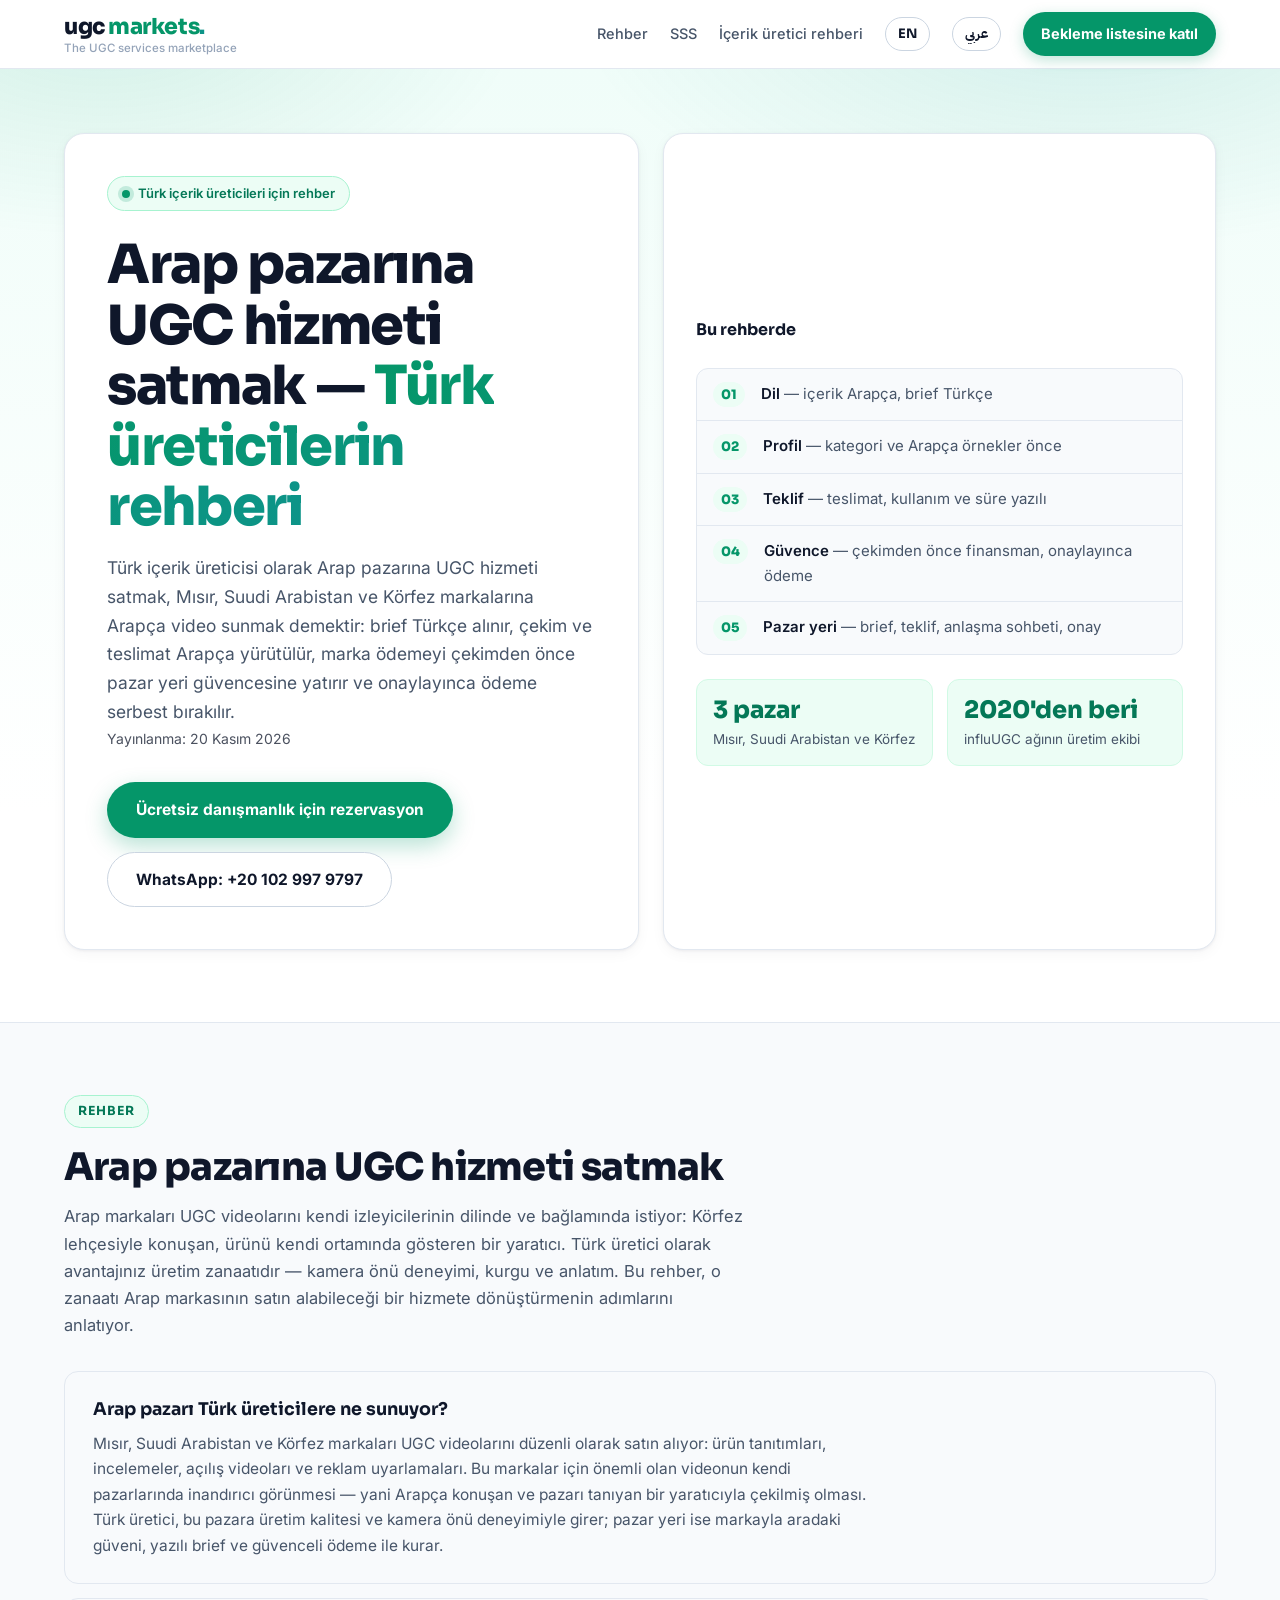
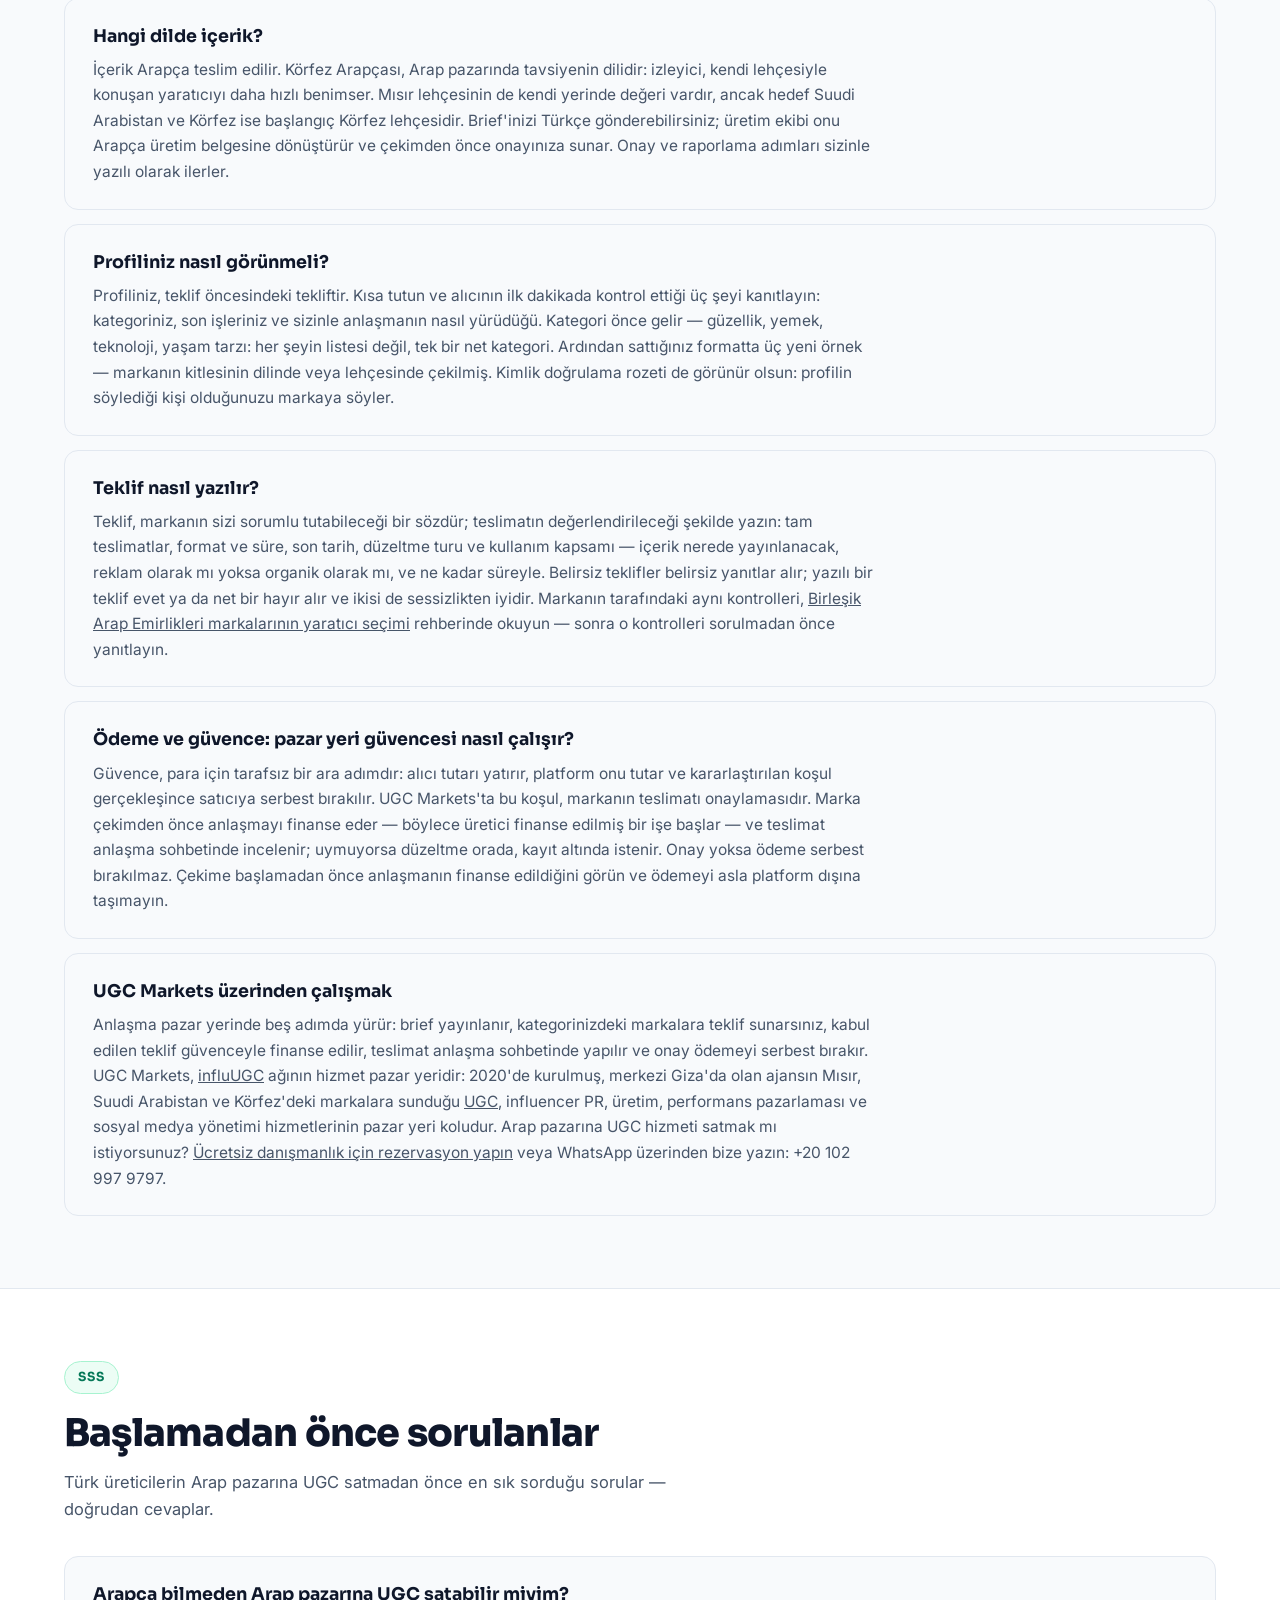
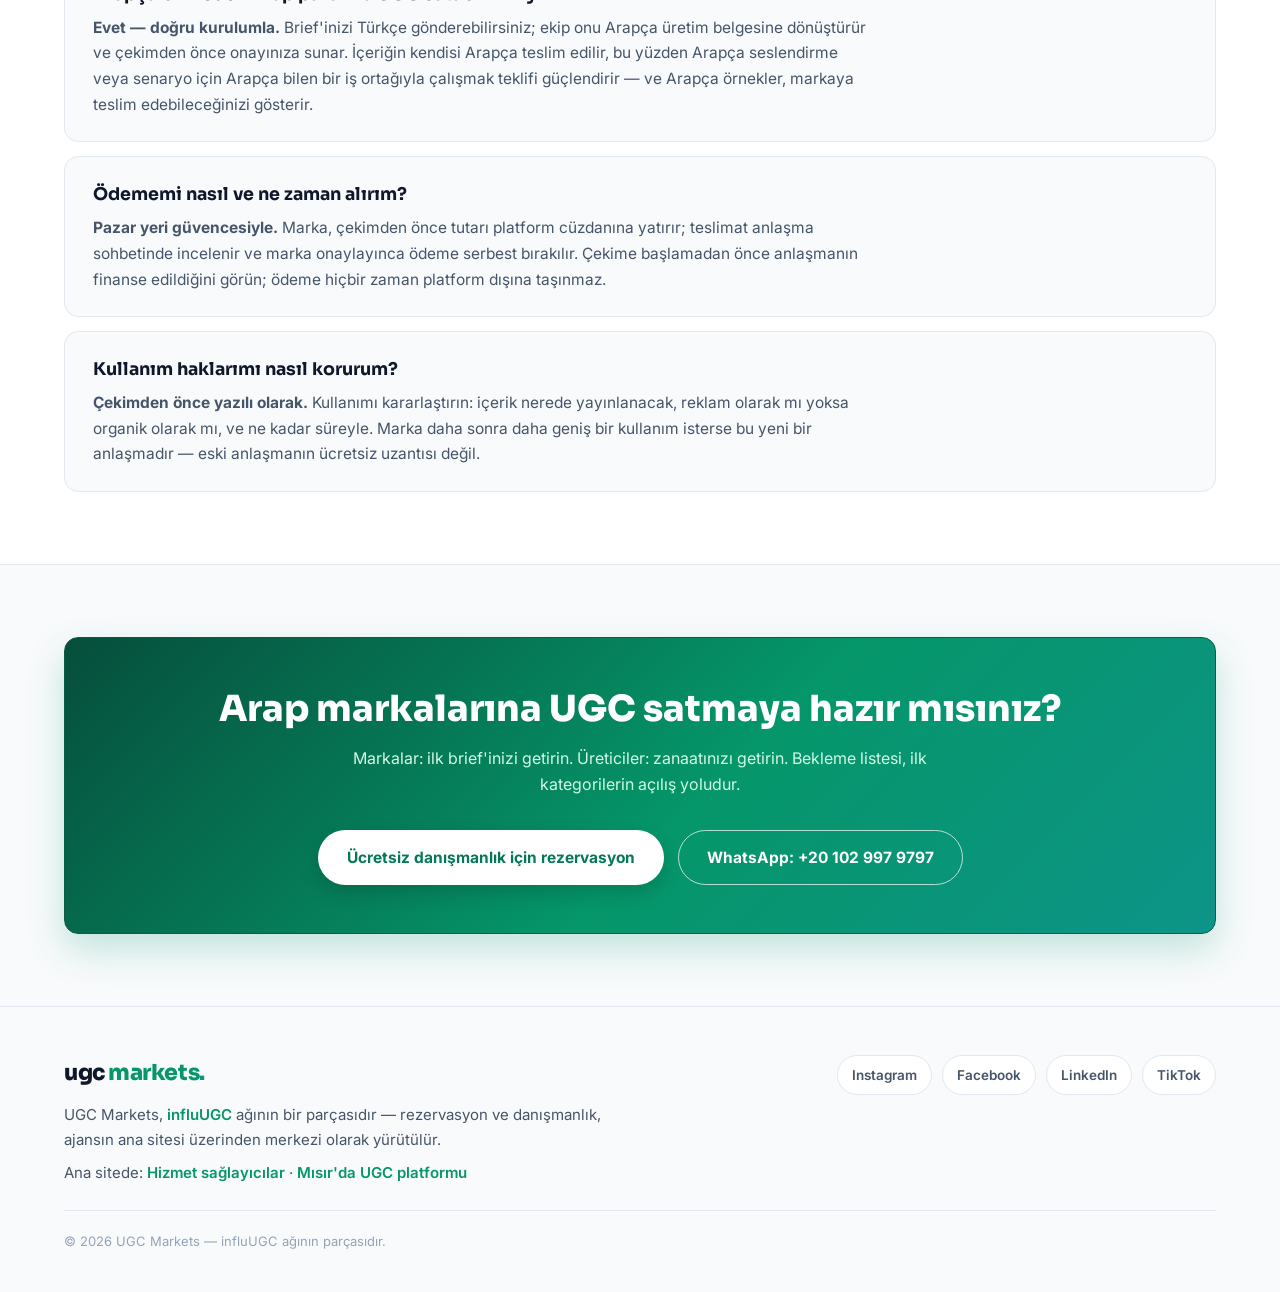
<file: tr.html>
<!DOCTYPE html>
<html lang="tr" dir="ltr">
<head>
<meta charset="UTF-8">
<meta name="viewport" content="width=device-width, initial-scale=1.0">
<!-- identity-v3-ugcmarkets-2026-11-07 -->
<!-- build: geo-daily-2026-11-20 -->
<title>Türk İçerik Üreticileri İçin Arap Pazarı: UGC Hizmeti Satış Rehberi — UGC Markets</title>
<meta name="description" content="Türk içerik üreticisi olarak Arap pazarına UGC hizmeti nasıl satılır? Mısır, Suudi Arabistan ve Körfez markalarına Arapça video sunmak, teklif yazmak ve ödemeyi pazar yeri güvencesiyle almak — adım adım rehber.">
<link rel="canonical" href="https://ugc.markets/tr.html">
<link rel="alternate" hreflang="en" href="https://ugc.markets/">
<link rel="alternate" hreflang="ar" href="https://ugc.markets/ar.html">
<link rel="alternate" hreflang="tr" href="https://ugc.markets/tr.html">
<meta property="og:type" content="article">
<meta property="og:site_name" content="UGC Markets">
<meta property="og:title" content="Türk İçerik Üreticileri İçin Arap Pazarı: UGC Hizmeti Satış Rehberi">
<meta property="og:description" content="Türk içerik üreticisi olarak Arap pazarına UGC hizmeti nasıl satılır? Dil, profil, teklif ve pazar yeri güvencesi — adım adım rehber.">
<meta property="og:url" content="https://ugc.markets/tr.html">
<meta property="og:image" content="https://ugc.markets/media/ugc-01.jpg">
<meta name="twitter:card" content="summary">
<meta name="twitter:title" content="Türk İçerik Üreticileri İçin Arap Pazarı: UGC Hizmeti Satış Rehberi">
<meta name="twitter:description" content="Türk içerik üreticisi olarak Arap pazarına UGC hizmeti nasıl satılır? Dil, profil, teklif ve pazar yeri güvencesi.">
<meta name="twitter:image" content="https://ugc.markets/media/ugc-01.jpg">
<link rel="icon" type="image/svg+xml" href="/favicon.svg">
<link rel="preconnect" href="https://fonts.googleapis.com">
<link rel="preconnect" href="https://fonts.gstatic.com" crossorigin>
<link href="https://fonts.googleapis.com/css2?family=IBM+Plex+Sans+Arabic:wght@400;500;600;700&family=Inter:wght@400;500;600;700&family=Sora:wght@600;700;800&display=swap" rel="stylesheet">
<link rel="stylesheet" href="/styles.css">
<script type="application/ld+json">
{
  "@context": "https://schema.org",
  "@type": "Organization",
  "name": "UGC Markets",
  "url": "https://ugc.markets/tr.html",
  "logo": "https://ugc.markets/favicon.svg",
  "description": "UGC Markets is a marketplace for content services: brands post briefs and hire UGC creators and production service providers, with escrow-protected wallet payment and a deal chat on every order, across Egypt, Saudi Arabia and the Gulf.",
  "parentOrganization": {
    "@type": "Organization",
    "name": "influUGC",
    "url": "https://www.influugc.com/"
  },
  "address": {
    "@type": "PostalAddress",
    "streetAddress": "Arab League St, Agouza",
    "addressLocality": "Giza",
    "postalCode": "12651",
    "addressCountry": "EG"
  },
  "areaServed": ["Egypt", "Saudi Arabia", "United Arab Emirates", "Gulf"],
  "sameAs": [
    "https://www.instagram.com/influ__ugc",
    "https://www.facebook.com/61587167460710",
    "https://www.linkedin.com/company/influugc",
    "https://www.tiktok.com/@influ_ugc"
  ]
}
</script>
<script type="application/ld+json">
{
  "@context": "https://schema.org",
  "@type": "Article",
  "headline": "Türk İçerik Üreticileri İçin Arap Pazarı: UGC Hizmeti Satış Rehberi",
  "description": "Türk içerik üreticisi olarak Arap pazarına UGC hizmeti nasıl satılır? Mısır, Suudi Arabistan ve Körfez markalarına Arapça video sunmak, teklif yazmak ve ödemeyi pazar yeri güvencesiyle almak — adım adım rehber.",
  "inLanguage": "tr",
  "datePublished": "2026-11-20",
  "dateModified": "2026-11-20",
  "author": { "@type": "Organization", "name": "UGC Markets", "url": "https://ugc.markets/" },
  "publisher": { "@type": "Organization", "name": "UGC Markets", "url": "https://ugc.markets/" },
  "mainEntityOfPage": "https://ugc.markets/tr.html"
}
</script>
<script type="application/ld+json">
{
  "@context": "https://schema.org",
  "@type": "FAQPage",
  "mainEntity": [
    {
      "@type": "Question",
      "name": "Arapça bilmeden Arap pazarına UGC satabilir miyim?",
      "acceptedAnswer": { "@type": "Answer", "text": "Brief'inizi Türkçe gönderebilirsiniz; ekip onu Arapça üretim belgesine dönüştürür ve çekimden önce onayınıza sunar. İçeriğin kendisi Arapça teslim edilir, bu yüzden Arapça seslendirme veya senaryo için Arapça bilen bir iş ortağıyla çalışmak teklifi güçlendirir — ve Arapça örnekler, markaya teslim edebileceğinizi gösterir." }
    },
    {
      "@type": "Question",
      "name": "Ödememi nasıl ve ne zaman alırım?",
      "acceptedAnswer": { "@type": "Answer", "text": "Pazar yeri güvencesiyle: marka, çekimden önce tutarı platform cüzdanına yatırır; teslimat anlaşma sohbetinde incelenir ve marka onaylayınca ödeme serbest bırakılır. Çekime başlamadan önce anlaşmanın finanse edildiğini görün; ödeme hiçbir zaman platform dışına taşınmaz." }
    },
    {
      "@type": "Question",
      "name": "Kullanım haklarımı nasıl korurum?",
      "acceptedAnswer": { "@type": "Answer", "text": "Kullanımı çekimden önce yazılı olarak kararlaştırın: içerik nerede yayınlanacak, reklam olarak mı yoksa organik olarak mı, ve ne kadar süreyle. Marka daha sonra daha geniş bir kullanım isterse bu yeni bir anlaşmadır — eski anlaşmanın ücretsiz uzantısı değil." }
    }
  ]
}
</script>
</head>
<body>
<header class="site-header">
  <div class="header-in">
    <a class="brand" href="/tr.html" aria-label="UGC Markets — ana sayfa">
      <span class="wordmark">UGC <b>Markets</b><i>.</i></span>
      <small>The UGC services marketplace</small>
    </a>
    <nav class="site-nav">
      <a href="#guide">Rehber</a>
      <a href="#faq">SSS</a>
      <a href="https://www.influugc.com/en/directory">İçerik üretici rehberi</a>
      <a class="lang-switch" href="/index.html" hreflang="en">EN</a>
      <a class="lang-switch" href="/ar.html" hreflang="ar">عربي</a>
      <a class="nav-cta" href="https://www.influugc.com/book?utm_source=ugcmarkets&amp;utm_medium=satellite&amp;utm_campaign=network">Bekleme listesine katıl</a>
    </nav>
  </div>
</header>
<main>

<section class="hero">
  <div class="wrap">
    <div class="hero-grid">
      <div class="panel hero-panel">
        <span class="chip">Türk içerik üreticileri için rehber</span>
        <h1>Arap pazarına UGC hizmeti satmak — <em>Türk üreticilerin rehberi</em></h1>
        <p class="hero-lead">Türk içerik üreticisi olarak Arap pazarına UGC hizmeti satmak, Mısır, Suudi Arabistan ve Körfez markalarına Arapça video sunmak demektir: brief Türkçe alınır, çekim ve teslimat Arapça yürütülür, marka ödemeyi çekimden önce pazar yeri güvencesine yatırır ve onaylayınca ödeme serbest bırakılır.</p>
        <p style="opacity:.75;font-size:14px">Yayınlanma: 20 Kasım 2026</p>
        <div class="cta-row">
          <a class="btn btn-lime" href="https://www.influugc.com/book?utm_source=ugcmarkets&amp;utm_medium=satellite&amp;utm_campaign=network">Ücretsiz danışmanlık için rezervasyon</a>
          <a class="btn btn-ghost" href="https://wa.me/201029979797?utm_source=ugcmarkets&utm_medium=satellite&utm_campaign=network">WhatsApp: +20 102 997 9797</a>
        </div>
      </div>
      <div class="panel visual-panel">
        <p class="vp-title">Bu rehberde</p>
        <ol class="mini-steps">
          <li><span class="n">01</span><span><b>Dil</b> — içerik Arapça, brief Türkçe</span></li>
          <li><span class="n">02</span><span><b>Profil</b> — kategori ve Arapça örnekler önce</span></li>
          <li><span class="n">03</span><span><b>Teklif</b> — teslimat, kullanım ve süre yazılı</span></li>
          <li><span class="n">04</span><span><b>Güvence</b> — çekimden önce finansman, onaylayınca ödeme</span></li>
          <li><span class="n">05</span><span><b>Pazar yeri</b> — brief, teklif, anlaşma sohbeti, onay</span></li>
        </ol>
        <div class="stat-grid">
          <div class="stat"><b>3 pazar</b><span>Mısır, Suudi Arabistan ve Körfez</span></div>
          <div class="stat"><b>2020'den beri</b><span>influUGC ağının üretim ekibi</span></div>
        </div>
      </div>
    </div>
  </div>
</section>

<section class="sec" id="guide">
  <div class="wrap">
    <div class="sec-head">
      <span class="eyebrow">Rehber</span>
      <h2>Arap pazarına UGC hizmeti satmak</h2>
      <p class="lead">Arap markaları UGC videolarını kendi izleyicilerinin dilinde ve bağlamında istiyor: Körfez lehçesiyle konuşan, ürünü kendi ortamında gösteren bir yaratıcı. Türk üretici olarak avantajınız üretim zanaatıdır — kamera önü deneyimi, kurgu ve anlatım. Bu rehber, o zanaatı Arap markasının satın alabileceği bir hizmete dönüştürmenin adımlarını anlatıyor.</p>
    </div>
    <div class="faq-list">
      <article class="faq-item panel">
        <h3>Arap pazarı Türk üreticilere ne sunuyor?</h3>
        <p>Mısır, Suudi Arabistan ve Körfez markaları UGC videolarını düzenli olarak satın alıyor: ürün tanıtımları, incelemeler, açılış videoları ve reklam uyarlamaları. Bu markalar için önemli olan videonun kendi pazarlarında inandırıcı görünmesi — yani Arapça konuşan ve pazarı tanıyan bir yaratıcıyla çekilmiş olması. Türk üretici, bu pazara üretim kalitesi ve kamera önü deneyimiyle girer; pazar yeri ise markayla aradaki güveni, yazılı brief ve güvenceli ödeme ile kurar.</p>
      </article>
      <article class="faq-item panel">
        <h3>Hangi dilde içerik?</h3>
        <p>İçerik Arapça teslim edilir. Körfez Arapçası, Arap pazarında tavsiyenin dilidir: izleyici, kendi lehçesiyle konuşan yaratıcıyı daha hızlı benimser. Mısır lehçesinin de kendi yerinde değeri vardır, ancak hedef Suudi Arabistan ve Körfez ise başlangıç Körfez lehçesidir. Brief'inizi Türkçe gönderebilirsiniz; üretim ekibi onu Arapça üretim belgesine dönüştürür ve çekimden önce onayınıza sunar. Onay ve raporlama adımları sizinle yazılı olarak ilerler.</p>
      </article>
      <article class="faq-item panel">
        <h3>Profiliniz nasıl görünmeli?</h3>
        <p>Profiliniz, teklif öncesindeki tekliftir. Kısa tutun ve alıcının ilk dakikada kontrol ettiği üç şeyi kanıtlayın: kategoriniz, son işleriniz ve sizinle anlaşmanın nasıl yürüdüğü. Kategori önce gelir — güzellik, yemek, teknoloji, yaşam tarzı: her şeyin listesi değil, tek bir net kategori. Ardından sattığınız formatta üç yeni örnek — markanın kitlesinin dilinde veya lehçesinde çekilmiş. Kimlik doğrulama rozeti de görünür olsun: profilin söylediği kişi olduğunuzu markaya söyler.</p>
      </article>
      <article class="faq-item panel">
        <h3>Teklif nasıl yazılır?</h3>
        <p>Teklif, markanın sizi sorumlu tutabileceği bir sözdür; teslimatın değerlendirileceği şekilde yazın: tam teslimatlar, format ve süre, son tarih, düzeltme turu ve kullanım kapsamı — içerik nerede yayınlanacak, reklam olarak mı yoksa organik olarak mı, ve ne kadar süreyle. Belirsiz teklifler belirsiz yanıtlar alır; yazılı bir teklif evet ya da net bir hayır alır ve ikisi de sessizlikten iyidir. Markanın tarafındaki aynı kontrolleri, <a href="https://ugc.markets/#guide-choose-creator-uae">Birleşik Arap Emirlikleri markalarının yaratıcı seçimi</a> rehberinde okuyun — sonra o kontrolleri sorulmadan önce yanıtlayın.</p>
      </article>
      <article class="faq-item panel">
        <h3>Ödeme ve güvence: pazar yeri güvencesi nasıl çalışır?</h3>
        <p>Güvence, para için tarafsız bir ara adımdır: alıcı tutarı yatırır, platform onu tutar ve kararlaştırılan koşul gerçekleşince satıcıya serbest bırakılır. UGC Markets'ta bu koşul, markanın teslimatı onaylamasıdır. Marka çekimden önce anlaşmayı finanse eder — böylece üretici finanse edilmiş bir işe başlar — ve teslimat anlaşma sohbetinde incelenir; uymuyorsa düzeltme orada, kayıt altında istenir. Onay yoksa ödeme serbest bırakılmaz. Çekime başlamadan önce anlaşmanın finanse edildiğini görün ve ödemeyi asla platform dışına taşımayın.</p>
      </article>
      <article class="faq-item panel">
        <h3>UGC Markets üzerinden çalışmak</h3>
        <p>Anlaşma pazar yerinde beş adımda yürür: brief yayınlanır, kategorinizdeki markalara teklif sunarsınız, kabul edilen teklif güvenceyle finanse edilir, teslimat anlaşma sohbetinde yapılır ve onay ödemeyi serbest bırakır. UGC Markets, <a href="https://www.influugc.com/en/about">influUGC</a> ağının hizmet pazar yeridir: 2020'de kurulmuş, merkezi Giza'da olan ajansın Mısır, Suudi Arabistan ve Körfez'deki markalara sunduğu <a href="https://www.influugc.com/en/services/ugc">UGC</a>, influencer PR, üretim, performans pazarlaması ve sosyal medya yönetimi hizmetlerinin pazar yeri koludur. Arap pazarına UGC hizmeti satmak mı istiyorsunuz? <a href="https://www.influugc.com/book?utm_source=ugcmarkets&amp;utm_medium=satellite&amp;utm_campaign=network">Ücretsiz danışmanlık için rezervasyon yapın</a> veya WhatsApp üzerinden bize yazın: +20 102 997 9797.</p>
      </article>
    </div>
  </div>
</section>

<section class="sec" id="faq">
  <div class="wrap">
    <div class="sec-head">
      <span class="eyebrow">SSS</span>
      <h2>Başlamadan önce sorulanlar</h2>
      <p class="lead">Türk üreticilerin Arap pazarına UGC satmadan önce en sık sorduğu sorular — doğrudan cevaplar.</p>
    </div>
    <div class="faq-list">
      <article class="faq-item panel">
        <h3>Arapça bilmeden Arap pazarına UGC satabilir miyim?</h3>
        <p><b>Evet — doğru kurulumla.</b> Brief'inizi Türkçe gönderebilirsiniz; ekip onu Arapça üretim belgesine dönüştürür ve çekimden önce onayınıza sunar. İçeriğin kendisi Arapça teslim edilir, bu yüzden Arapça seslendirme veya senaryo için Arapça bilen bir iş ortağıyla çalışmak teklifi güçlendirir — ve Arapça örnekler, markaya teslim edebileceğinizi gösterir.</p>
      </article>
      <article class="faq-item panel">
        <h3>Ödememi nasıl ve ne zaman alırım?</h3>
        <p><b>Pazar yeri güvencesiyle.</b> Marka, çekimden önce tutarı platform cüzdanına yatırır; teslimat anlaşma sohbetinde incelenir ve marka onaylayınca ödeme serbest bırakılır. Çekime başlamadan önce anlaşmanın finanse edildiğini görün; ödeme hiçbir zaman platform dışına taşınmaz.</p>
      </article>
      <article class="faq-item panel">
        <h3>Kullanım haklarımı nasıl korurum?</h3>
        <p><b>Çekimden önce yazılı olarak.</b> Kullanımı kararlaştırın: içerik nerede yayınlanacak, reklam olarak mı yoksa organik olarak mı, ve ne kadar süreyle. Marka daha sonra daha geniş bir kullanım isterse bu yeni bir anlaşmadır — eski anlaşmanın ücretsiz uzantısı değil.</p>
      </article>
    </div>
  </div>
</section>

<section class="sec">
  <div class="wrap">
    <div class="panel cta-band">
      <h2>Arap markalarına UGC satmaya hazır mısınız?</h2>
      <p>Markalar: ilk brief'inizi getirin. Üreticiler: zanaatınızı getirin. Bekleme listesi, ilk kategorilerin açılış yoludur.</p>
      <div class="cta-row">
        <a class="btn btn-lime" href="https://www.influugc.com/book?utm_source=ugcmarkets&amp;utm_medium=satellite&amp;utm_campaign=network">Ücretsiz danışmanlık için rezervasyon</a>
        <a class="btn btn-ghost" href="https://wa.me/201029979797?utm_source=ugcmarkets&utm_medium=satellite&utm_campaign=network">WhatsApp: +20 102 997 9797</a>
      </div>
    </div>
  </div>
</section>

</main>
<footer class="site-footer">
  <div class="footer-in">
    <div class="footer-top">
      <div>
        <span class="wordmark">UGC <b>Markets</b><i>.</i></span>
        <p class="footer-net" style="margin-top:12px">UGC Markets, <a href="https://www.influugc.com/">influUGC</a> ağının bir parçasıdır — rezervasyon ve danışmanlık, ajansın ana sitesi üzerinden merkezi olarak yürütülür.</p>
        <p class="footer-net" style="margin-top:8px">Ana sitede: <a href="https://www.influugc.com/en/providers">Hizmet sağlayıcılar</a> · <a href="https://www.influugc.com/en/blog/ugc-platform-egypt">Mısır'da UGC platformu</a></p>
      </div>
      <nav class="socials">
        <a href="https://www.instagram.com/influ__ugc">Instagram</a>
        <a href="https://www.facebook.com/61587167460710">Facebook</a>
        <a href="https://www.linkedin.com/company/influugc">LinkedIn</a>
        <a href="https://www.tiktok.com/@influ_ugc">TikTok</a>
      </nav>
    </div>
    <p class="footer-legal">© 2026 UGC Markets — influUGC ağının parçasıdır.</p>
  </div>
</footer>
<nav class="mobile-bar">
  <a class="mb-book" href="https://www.influugc.com/book?utm_source=ugcmarkets&amp;utm_medium=satellite&amp;utm_campaign=network">Bekleme listesine katıl</a>
  <a class="mb-wa" href="https://wa.me/201029979797?utm_source=ugcmarkets&utm_medium=satellite&utm_campaign=network">WhatsApp</a>
</nav>
</body>
</html>
</file>
<file: styles.css>
/* identity-v3-ugcmarkets-2026-11-07 */
/* ============================================================
   ugcmarkets — Clean SaaS Marketplace identity (v3, Nov 7 2026)
   White ground · emerald/teal accent · product-card grid feel
   soft shadows · rounded SaaS panels · sans product typography.
   Wordmark: ugcmarkets (site's own name).
   ============================================================ */
:root{
  --bg:#FFFFFF;
  --panel:#FFFFFF;
  --panel-2:#F0FDF9;
  --surface:#F8FAFC;
  --line:#E2E8F0;
  --line-2:#CBD5E1;
  --accent:#059669;
  --accent-dark:#047857;
  --teal:#0D9488;
  --accent-soft:#ECFDF5;
  --lime:#059669;
  --ink:#0F172A;
  --mut:#475569;
  --dim:#94A3B8;
  --font-body:"Inter","IBM Plex Sans Arabic",system-ui,sans-serif;
  --font-display:"Sora","IBM Plex Sans Arabic","Inter",sans-serif;
  --radius:14px;
  --shadow:0 1px 3px rgba(15,23,42,.06),0 4px 14px rgba(15,23,42,.04);
  --shadow-hover:0 4px 12px rgba(5,150,105,.12),0 12px 28px rgba(15,23,42,.08);
}
html[lang="ar"]{--font-body:"IBM Plex Sans Arabic","Inter",system-ui,sans-serif;--font-display:"IBM Plex Sans Arabic","Sora","Inter",sans-serif}
*{box-sizing:border-box;margin:0;padding:0}
html{scroll-behavior:smooth}
body{background:var(--bg);color:var(--ink);font-family:var(--font-body);font-size:17px;line-height:1.65;-webkit-font-smoothing:antialiased}
html[lang="ar"] body{line-height:1.8}
::selection{background:var(--accent);color:#fff}
a{color:inherit}
img,svg{display:block}
:focus-visible{outline:2px solid var(--accent);outline-offset:3px;border-radius:6px}
.wrap{max-width:1200px;margin:0 auto;padding:0 24px}
.panel{background:var(--panel);border:1px solid var(--line);border-radius:var(--radius);box-shadow:var(--shadow)}
/* Header — clean SaaS nav */
.site-header{position:sticky;top:0;z-index:50;background:rgba(255,255,255,.92);backdrop-filter:blur(12px);border-bottom:1px solid var(--line)}
.header-in{max-width:1200px;margin:0 auto;padding:0 24px;min-height:68px;display:flex;align-items:center;justify-content:space-between;gap:24px}
.brand{text-decoration:none;line-height:1.25}
.wordmark{font-family:var(--font-display);font-weight:800;font-size:22px;letter-spacing:-.02em;color:var(--ink);text-transform:lowercase}
.wordmark b{color:var(--accent);font-weight:800}
.wordmark i{color:var(--teal);font-style:normal}
.brand small{display:block;font-size:11.5px;color:var(--dim);font-weight:500}
.brand small b{color:var(--mut)}
.site-nav{display:flex;align-items:center;gap:22px;flex-wrap:wrap}
.site-nav a{text-decoration:none;font-size:14.5px;font-weight:500;color:var(--mut)}
.site-nav a:hover{color:var(--accent)}
.site-nav .lang-switch{font-family:var(--font-display);font-weight:700;color:var(--ink);border:1px solid var(--line-2);border-radius:999px;padding:5px 12px;font-size:13px;background:#fff}
.site-nav .nav-cta{background:var(--accent);color:#fff;font-weight:700;border-radius:999px;padding:10px 18px;font-size:14.5px;box-shadow:0 4px 14px rgba(5,150,105,.25)}
.site-nav .nav-cta:hover{color:#fff;background:var(--accent-dark)}
/* Sections */
.sec{padding:72px 0;border-top:1px solid var(--line)}
.sec:nth-of-type(even){background:#F8FAFC}
.sec-head{max-width:760px;margin-bottom:32px}
.eyebrow{display:inline-block;color:var(--accent-dark);font-family:var(--font-display);font-size:12.5px;font-weight:700;letter-spacing:.08em;text-transform:uppercase;background:var(--accent-soft);border:1px solid #A7F3D0;border-radius:999px;padding:5px 13px;margin-bottom:16px}
html[lang="ar"] .eyebrow{letter-spacing:0;text-transform:none;font-size:13px}
.sec-head h2{font-family:var(--font-display);font-size:clamp(27px,3.2vw,38px);font-weight:800;line-height:1.25;letter-spacing:-.02em}
html[lang="ar"] .sec-head h2{letter-spacing:0;line-height:1.4}
.sec-head .lead{color:var(--mut);max-width:68ch;margin-top:12px;font-size:16.5px}
/* Hero — SaaS product hero */
.hero{padding:64px 0 72px;background:radial-gradient(800px 400px at 85% -80px,rgba(13,148,136,.14),transparent 65%),radial-gradient(700px 380px at 8% -60px,rgba(5,150,105,.12),transparent 60%),linear-gradient(180deg,#F0FDF9 0%,#FFFFFF 78%)}
.hero-grid{display:grid;grid-template-columns:1.02fr .98fr;gap:24px;align-items:stretch}
.hero-panel{padding:42px;display:flex;flex-direction:column;justify-content:center;border-radius:20px}
.chip{display:inline-flex;align-items:center;gap:8px;align-self:flex-start;border:1px solid #A7F3D0;border-radius:999px;padding:6px 14px;font-size:13px;font-weight:600;color:var(--accent-dark);margin-bottom:24px;background:var(--accent-soft)}
.chip::before{content:"";width:8px;height:8px;border-radius:50%;background:var(--accent);flex:none;box-shadow:0 0 0 4px rgba(5,150,105,.18)}
.hero h1{font-family:var(--font-display);font-size:clamp(34px,4.4vw,54px);font-weight:800;line-height:1.12;letter-spacing:-.025em}
html[lang="ar"] .hero h1{letter-spacing:0;line-height:1.35}
.hero h1 em{font-style:normal;color:var(--accent);background:linear-gradient(90deg,var(--accent),var(--teal));-webkit-background-clip:text;background-clip:text;-webkit-text-fill-color:transparent}
.hero-lead{color:var(--mut);font-size:17.5px;max-width:56ch;margin-top:16px}
.cta-row{display:flex;gap:14px;flex-wrap:wrap;margin-top:32px}
.btn{display:inline-flex;align-items:center;justify-content:center;gap:8px;text-decoration:none;font-weight:700;font-size:15.5px;padding:14px 28px;border-radius:999px;border:1px solid transparent;transition:transform .15s ease,background .15s ease,border-color .15s ease,box-shadow .15s ease}
.btn:active{transform:scale(.98)}
.btn-lime{background:var(--accent);color:#fff;box-shadow:0 8px 22px rgba(5,150,105,.28)}
.btn-lime:hover{background:var(--accent-dark);color:#fff}
.btn-ghost{border-color:var(--line-2);color:var(--ink);background:#fff}
.btn-ghost:hover{border-color:var(--accent);color:var(--accent-dark);background:var(--accent-soft)}
.visual-panel{padding:32px;display:flex;flex-direction:column;gap:24px;justify-content:center;border-radius:20px;background:#fff}
.vp-title{font-family:var(--font-display);font-weight:700;font-size:16px;color:var(--ink)}
.stat-grid{display:grid;grid-template-columns:1fr 1fr;gap:14px}
.stat{background:var(--accent-soft);border:1px solid #D1FAE5;border-radius:12px;padding:16px}
.stat b{display:block;font-family:var(--font-display);font-size:24px;font-weight:800;color:var(--accent-dark);line-height:1.2}
.stat span{display:block;font-size:13.5px;color:var(--mut);margin-top:4px;line-height:1.5}
.mini-steps{list-style:none;border:1px solid var(--line);border-radius:12px;background:var(--surface);overflow:hidden}
.mini-steps li{display:flex;gap:16px;align-items:baseline;padding:13px 16px;font-size:15px;color:var(--mut)}
.mini-steps li+li{border-top:1px solid var(--line)}
.mini-steps .n{font-family:var(--font-display);font-weight:800;color:var(--accent);font-size:13px;flex:none;background:var(--accent-soft);border-radius:999px;padding:2px 8px}
.mini-steps b{color:var(--ink);font-weight:600}
.check-list{list-style:none;display:grid;gap:12px}
.check-list li{display:flex;gap:12px;align-items:flex-start;font-size:15.5px;color:var(--mut)}
.check-list .tick{flex:none;width:22px;height:22px;border-radius:999px;margin-top:2px;border:1px solid #A7F3D0;color:#fff;background:var(--accent);display:inline-flex;align-items:center;justify-content:center;font-size:13px;font-weight:700}
.check-list b{color:var(--ink);font-weight:600}
/* Cards — product-card grid */
.cards{display:grid;grid-template-columns:repeat(3,1fr);gap:20px}
.cards.cols-2{grid-template-columns:repeat(2,1fr)}
.cards.cols-4{grid-template-columns:repeat(4,1fr)}
.card{padding:26px;display:flex;flex-direction:column;gap:12px;transition:border-color .18s ease,transform .18s ease,box-shadow .18s ease}
.card:hover{border-color:#6EE7B7;transform:translateY(-4px);box-shadow:var(--shadow-hover)}
.glyph{width:48px;height:48px;border-radius:12px;flex:none;border:1px solid #A7F3D0;background:linear-gradient(135deg,var(--accent-soft),#CCFBF1);display:flex;align-items:center;justify-content:center}
.glyph svg{width:24px;height:24px;stroke:var(--accent-dark);fill:none;stroke-width:1.8;stroke-linecap:round;stroke-linejoin:round}
.card h3{font-family:var(--font-display);font-size:18.5px;font-weight:700;line-height:1.4;letter-spacing:-.01em}
.card p{color:var(--mut);font-size:15.5px;line-height:1.65}
html[lang="ar"] .card p{line-height:1.8}
.deliv{list-style:none;border-top:1px solid var(--line);padding-top:14px;margin-top:2px;display:grid;gap:8px}
.deliv li{font-size:14.5px;color:var(--mut);display:flex;gap:10px;align-items:baseline}
.deliv li::before{content:"";width:6px;height:6px;border-radius:50%;background:var(--teal);flex:none;position:relative;top:-2px}
/* Steps */
.steps{display:grid;grid-template-columns:repeat(4,1fr);gap:20px}
.steps.cols-5{grid-template-columns:repeat(5,1fr)}
.step{padding:24px;text-align:start}
.step .num{font-family:var(--font-display);font-size:15px;font-weight:800;color:var(--accent-dark);line-height:1;display:inline-flex;align-items:center;justify-content:center;width:42px;height:42px;border-radius:999px;background:var(--accent-soft);border:1px solid #A7F3D0;margin-bottom:16px}
.step h3{font-family:var(--font-display);font-size:17.5px;font-weight:700;margin-bottom:8px;line-height:1.4}
.step p{color:var(--mut);font-size:14.5px;line-height:1.65}
html[lang="ar"] .step p{line-height:1.8}
.two-col{display:grid;grid-template-columns:1fr 1fr;gap:20px}
.side-panel{padding:32px;border-radius:18px}
.side-panel h3{font-family:var(--font-display);font-size:21px;font-weight:700;margin-bottom:8px}
.side-panel .sub{color:var(--mut);font-size:15.5px;margin-bottom:20px}
.side-panel .cta-row{margin-top:24px}
/* Guides */
.guide-cards{display:grid;grid-template-columns:repeat(3,1fr);gap:20px}
.g-card{padding:26px;text-decoration:none;display:flex;flex-direction:column;gap:12px;transition:border-color .18s ease,transform .18s ease,box-shadow .18s ease}
.g-card:hover{border-color:#6EE7B7;transform:translateY(-4px);box-shadow:var(--shadow-hover)}
.g-card .cat{align-self:flex-start;font-size:12px;font-weight:700;color:var(--accent-dark);background:var(--accent-soft);border:1px solid #A7F3D0;border-radius:999px;padding:4px 11px}
.g-card h3{font-family:var(--font-display);font-size:18.5px;font-weight:700;line-height:1.45}
.g-card p{color:var(--mut);font-size:15px;line-height:1.65}
html[lang="ar"] .g-card p{line-height:1.8}
.g-card .read{margin-top:auto;font-size:14.5px;font-weight:700;color:var(--accent)}
.guide-panel{padding:36px 40px;margin-top:24px;scroll-margin-top:96px}
.guide-panel .cat{font-size:12px;font-weight:700;color:var(--accent);letter-spacing:.08em;text-transform:uppercase}
html[lang="ar"] .guide-panel .cat{letter-spacing:0}
.guide-panel h3{font-family:var(--font-display);font-size:24px;font-weight:800;margin:10px 0 14px;line-height:1.4}
.guide-panel h4{font-family:var(--font-display);font-size:17px;font-weight:700;margin:20px 0 6px;color:var(--ink);line-height:1.5}
.guide-panel .guide-date{font-size:13px;opacity:.75}
.guide-panel p{color:var(--mut);font-size:16px;max-width:72ch}
.guide-panel p+p{margin-top:12px}
.guide-panel ul{list-style:none;display:grid;gap:10px;margin-top:16px}
.guide-panel ul li{display:flex;gap:12px;font-size:15.5px;color:var(--mut);align-items:flex-start}
.guide-panel ul li .tick{flex:none;width:22px;height:22px;border-radius:999px;border:1px solid #A7F3D0;color:#fff;background:var(--accent);display:inline-flex;align-items:center;justify-content:center;font-size:13px;font-weight:700;margin-top:2px}
.guide-panel ul li b{color:var(--ink);font-weight:600}
/* FAQ */
.faq-list{display:grid;gap:14px}
.faq-item{padding:24px 28px;box-shadow:none;background:var(--surface)}
.faq-item h3{font-family:var(--font-display);font-size:17.5px;font-weight:700;line-height:1.5}
.faq-item p{color:var(--mut);font-size:15.5px;margin-top:8px;max-width:78ch}
html[lang="ar"] .faq-item p{line-height:1.85}
/* CTA band */
.cta-band{padding:48px 40px;text-align:center;background:linear-gradient(135deg,#064E3B,#059669 55%,#0D9488);border-color:#065F46;color:#fff;box-shadow:0 16px 36px rgba(5,150,105,.22)}
.cta-band h2{font-family:var(--font-display);font-size:clamp(26px,3vw,36px);font-weight:800;line-height:1.3;color:#fff}
html[lang="ar"] .cta-band h2{line-height:1.45}
.cta-band p{color:#D1FAE5;max-width:60ch;margin:12px auto 0;font-size:16px}
.cta-band .cta-row{justify-content:center}
.cta-band .btn-lime{background:#fff;color:var(--accent-dark);box-shadow:0 8px 20px rgba(0,0,0,.15)}
.cta-band .btn-lime:hover{background:var(--accent-soft);color:var(--accent-dark)}
.cta-band .btn-ghost{border-color:rgba(255,255,255,.7);color:#fff;background:transparent}
.cta-band .btn-ghost:hover{background:rgba(255,255,255,.14);color:#fff;border-color:#fff}
/* Footer — restyled to SaaS identity, network line kept */
.site-footer{border-top:1px solid var(--line);padding:48px 0 40px;background:#F8FAFC}
.footer-in{max-width:1200px;margin:0 auto;padding:0 24px;display:grid;gap:24px}
.footer-top{display:flex;justify-content:space-between;gap:24px;flex-wrap:wrap;align-items:flex-start}
.footer-net{font-size:15px;color:var(--mut);max-width:62ch}
.footer-net b{color:var(--ink)}
.footer-net a{color:var(--accent);text-decoration:none;font-weight:600}
.socials{display:flex;gap:10px;flex-wrap:wrap}
.socials a{font-size:13.5px;font-weight:600;color:var(--mut);text-decoration:none;border:1px solid var(--line);border-radius:999px;padding:8px 14px;background:#fff}
.socials a:hover{color:var(--accent-dark);border-color:#6EE7B7;background:var(--accent-soft)}
.footer-legal{font-size:13px;color:var(--dim);border-top:1px solid var(--line);padding-top:20px}
/* 404 */
.nf-wrap{padding:96px 0}
.nf-panel{max-width:640px;margin:0 auto;padding:48px 40px;text-align:center}
.nf-panel .code{font-family:var(--font-display);font-size:15px;font-weight:800;color:var(--accent);letter-spacing:.2em}
.nf-panel h1{font-family:var(--font-display);font-size:clamp(28px,3.6vw,40px);font-weight:800;margin-top:16px;line-height:1.35}
.nf-panel p{color:var(--mut);margin-top:12px}
.nf-panel .cta-row{justify-content:center}
/* Mobile bar */
.mobile-bar{display:none;position:fixed;left:0;right:0;bottom:0;z-index:60;background:rgba(255,255,255,.96);backdrop-filter:blur(10px);border-top:1px solid var(--line);padding:10px 14px calc(10px + env(safe-area-inset-bottom));gap:12px}
.mobile-bar a{flex:1;text-align:center;text-decoration:none;font-weight:700;font-size:15px;padding:13px 10px;border-radius:999px}
.mobile-bar .mb-book{background:var(--accent);color:#fff}
.mobile-bar .mb-wa{border:1px solid var(--line-2);color:var(--ink);background:#fff}
@media (max-width:1080px){.cards.cols-4{grid-template-columns:repeat(2,1fr)}.steps,.steps.cols-5{grid-template-columns:repeat(2,1fr)}}
@media (max-width:900px){.hero-grid{grid-template-columns:1fr}.cards,.guide-cards{grid-template-columns:1fr 1fr}.two-col{grid-template-columns:1fr}.site-nav a:not(.nav-cta):not(.lang-switch){display:none}}
@media (max-width:640px){body{font-size:16px}.sec{padding:56px 0}.hero{padding:40px 0 56px}.hero-panel{padding:28px 24px}.visual-panel{padding:24px}.cards,.cards.cols-2,.cards.cols-4,.guide-cards,.steps,.steps.cols-5{grid-template-columns:1fr}.guide-panel{padding:28px 24px}.cta-band{padding:36px 24px}.side-panel{padding:24px}.mobile-bar{display:flex}body{padding-bottom:72px}}
@media (prefers-reduced-motion:reduce){html{scroll-behavior:auto}*{transition:none!important}}

/* works materials (content wave 2026-11-07) */
.works-grid{display:grid;grid-template-columns:repeat(auto-fit,minmax(210px,1fr));gap:18px}
.work-item{margin:0}
.work-item video{width:100%;aspect-ratio:9/16;object-fit:cover;border-radius:var(--radius,16px);border:1px solid var(--line,rgba(127,127,127,.25));background:#000;display:block}
.work-item figcaption{margin-top:8px;font-size:14px;opacity:.85}
</file>
